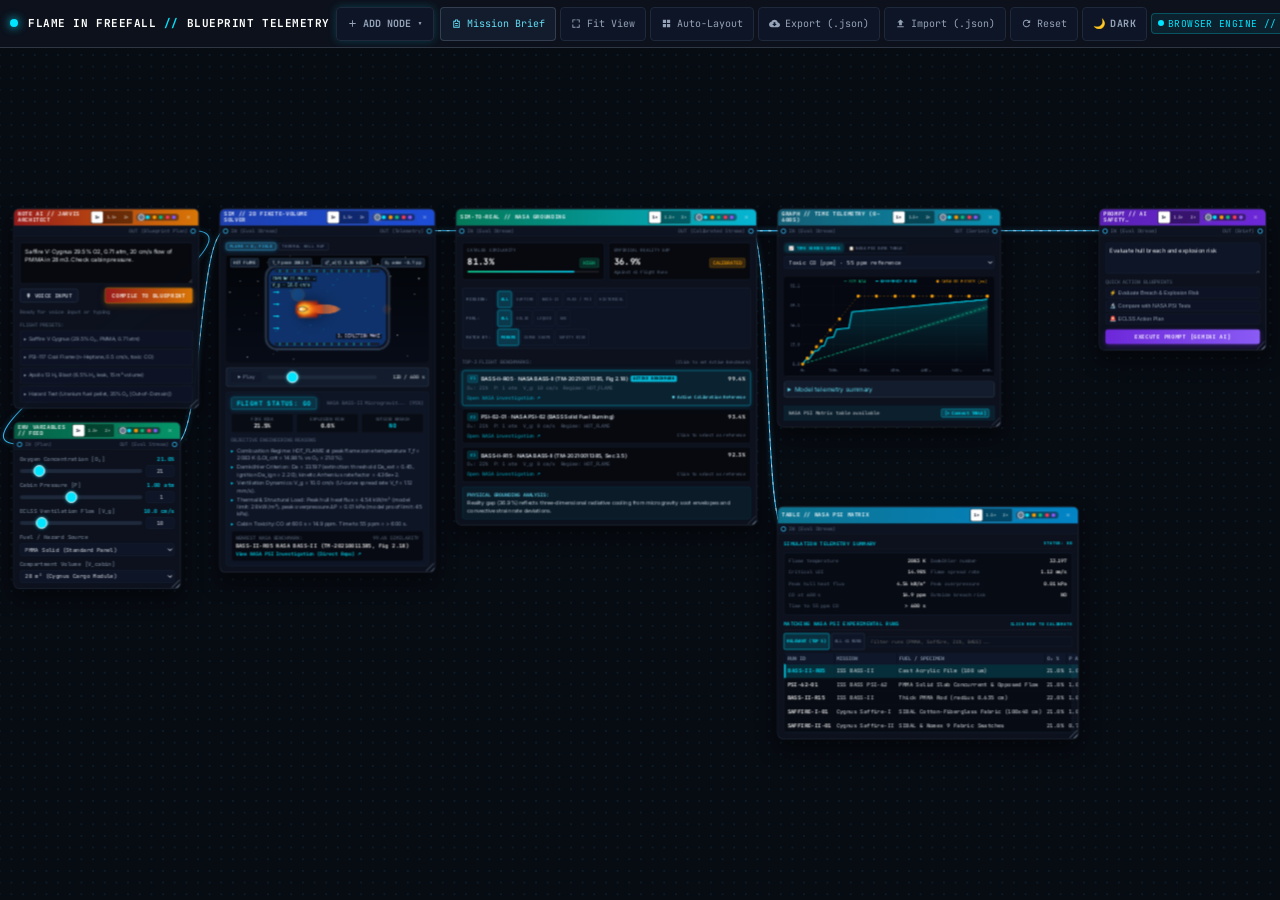
<file: frontend/index.html>
<!DOCTYPE html>
<html lang="en">

<head>
  <meta charset="UTF-8">
  <meta name="viewport" content="width=device-width, initial-scale=1.0">
  <title>Flame in Freefall // Blueprint Telemetry</title>
  <meta name="description"
    content="SpaceX Telemetry Style Node Graph Dashboard for Microgravity Combustion Physics & NASA Safety Engineering">
  <link rel="stylesheet" href="styles.css?v=15">
  <link rel="icon"
    href="data:image/svg+xml,<svg xmlns='http://www.w3.org/2000/svg' viewBox='0 0 100 100'><text y='.9em' font-size='90'>🚀</text></svg>">
</head>

<body>

  <!-- TOP TELEMETRY BAR -->
  <header id="top-bar" class="topbar">
    <div class="brand-section topbar-brand">
      <div class="mission-indicator" title="Telemetry Feed Online"></div>
      <div>
        <div class="brand-title">FLAME IN FREEFALL <span>//</span> BLUEPRINT TELEMETRY</div>
        <div class="brand-subtitle">NASA Physical Sciences Informatics &middot; Sisyphus Mission Control</div>
      </div>
    </div>

    <!-- ADD NODE DROPDOWN (COMPACT FOR ALL SCREENS) -->
    <div class="add-nodes-dropdown-wrap">
      <button class="btn-bar btn-add-node-toggle" id="btn-add-node-toggle" title="Add blueprint node" aria-controls="add-nodes-menu" aria-expanded="false">
        <svg viewBox="0 0 24 24"><path d="M19 13h-6v6h-2v-6H5v-2h6V5h2v6h6v2z"/></svg>
        <span data-i18n="add_node">ADD NODE ▾</span>
      </button>
      <div class="add-nodes-dropdown-menu" id="add-nodes-menu">
        <button class="btn-add-node-item btn-tradeoff" id="btn-tradeoff-demo" type="button"><span aria-hidden="true">⚡</span><b>Load 2-Network Trade-Off Demo</b></button>
        <button class="btn-add-node-item" data-type="variable"><span class="dot dot-var"></span><b>+ ENV</b> <span class="item-desc">(Environment & Inflow)</span></button>
        <button class="btn-add-node-item" data-type="sim"><span class="dot dot-sim"></span><b>+ SIM 2D</b> <span class="item-desc">(Finite-Volume Solver)</span></button>
        <button class="btn-add-node-item" data-type="simtoreal"><span class="dot dot-s2r"></span><b>+ SIM-TO-REAL</b> <span class="item-desc">(NASA Grounding)</span></button>
        <button class="btn-add-node-item" data-type="graph"><span class="dot dot-graph"></span><b>+ GRAPH</b> <span class="item-desc">(Time-Series Curves)</span></button>
        <button class="btn-add-node-item" data-type="table"><span class="dot dot-table"></span><b>+ TABLE</b> <span class="item-desc">(Telemetry & PSI Matrix)</span></button>
        <button class="btn-add-node-item" data-type="aidiff"><span class="dot dot-aidiff"></span><b>+ AI DIFF</b> <span class="item-desc">(2-Pin Comparator)</span></button>
        <button class="btn-add-node-item" data-type="prompt"><span class="dot dot-prompt"></span><b>+ PROMPT</b> <span class="item-desc">(AI Safety Officer)</span></button>
        <button class="btn-add-node-item" data-type="note"><span class="dot dot-note"></span><b>+ NOTE AI</b> <span class="item-desc">(JARVIS Architect)</span></button>
      </div>
    </div>

    <!-- TOP BAR ACTIONS -->
    <div class="actions-section">
      <button class="btn-bar btn-mission-brief" id="btn-mission-brief" type="button" aria-haspopup="dialog">
        <svg aria-hidden="true" viewBox="0 0 24 24"><path d="M9 3h6v3h4v15H5V6h4V3zm2 2v3H7v11h10V8h-4V5h-2zm-2 6h6v2H9zm0 4h6v2H9z"/></svg>
        <span>Mission Brief</span>
      </button>
      <button class="btn-bar" id="btn-fit-view" title="Center and fit all nodes into screen">
        <svg viewBox="0 0 24 24">
          <path d="M5 5h5V3H3v7h2V5zm14-2h-7v2h5v5h2V3zm-2 16h-5v2h7v-7h-2v5zM5 14H3v7h7v-2H5v-5z" />
        </svg>
        <span class="btn-text" data-i18n="fit_view">Fit View</span>
      </button>

      <button class="btn-bar" id="btn-autolayout" title="Automatically align and arrange nodes">
        <svg viewBox="0 0 24 24">
          <path d="M4 4h7v7H4V4zm0 9h7v7H4v-7zm9-9h7v7h-7V4zm0 9h7v7h-7v-7z" />
        </svg>
        <span class="btn-text" data-i18n="autolayout">Auto-Layout</span>
      </button>

      <button class="btn-bar" id="btn-export-json" title="Save blueprint graph as JSON file">
        <svg viewBox="0 0 24 24">
          <path
            d="M19.35 10.04C18.67 6.59 15.64 4 12 4 9.11 4 6.6 5.64 5.35 8.04 2.34 8.36 0 10.91 0 14c0 3.31 2.69 6 6 6h13c2.76 0 5-2.24 5-5 0-2.64-2.05-4.78-4.65-4.96zM17 13l-5 5-5-5h3V9h4v4h3z" />
        </svg>
        <span class="btn-text" data-i18n="export">Export</span>
      </button>

      <button class="btn-bar" id="btn-import-json" title="Load blueprint graph from JSON file">
        <svg viewBox="0 0 24 24">
          <path d="M9 16h6v-6h4l-7-7-7 7h4v6zm-4 2h14v2H5v-2z" />
        </svg>
        <span class="btn-text" data-i18n="import">Import</span>
      </button>
      <input type="file" id="file-import-input" accept=".json" style="display: none;">

      <button class="btn-bar" id="btn-reset-graph" title="Reset to the starter blueprint and keep node sizes">
        <svg viewBox="0 0 24 24">
          <path
            d="M17.65 6.35C16.2 4.9 14.21 4 12 4c-4.42 0-7.99 3.58-7.99 8s3.57 8 7.99 8c3.73 0 6.84-2.55 7.73-6h-2.08c-.82 2.33-3.04 4-5.65 4-3.31 0-6-2.69-6-6s2.69-6 6-6c1.66 0 3.14.69 4.22 1.78L13 11h7V4l-2.35 2.35z" />
        </svg>
        <span class="btn-text" data-i18n="reset">Reset</span>
      </button>

      <!-- THEME TOGGLE: LIGHT / DARK -->
      <button class="btn-bar btn-theme-toggle" id="btn-theme-toggle" title="Toggle Light / Dark theme">
        <span id="theme-icon">🌙</span>
        <span id="theme-text">DARK</span>
      </button>

      <div class="connection-pill" id="connection-status-pill">
        <div class="connection-dot"></div>
        <span id="connection-status-text">BROWSER ENGINE // ONLINE</span>
      </div>
    </div>
  </header>

  <!-- INFINITE VIEWPORT -->
  <main id="viewport" class="canvas-container">
    <div id="canvas-world">
      <!-- SVG Wire Overlay -->
      <svg id="wire-canvas">
        <g id="wires-layer"></g>
        <path id="draft-wire" class="wire-drafting" d="M 0 0 L 0 0" style="display: none;"></path>
      </svg>

      <!-- HTML Nodes Layer -->
      <div id="nodes-layer"></div>
    </div>
  </main>

  <!-- RIGHT CLICK CONTEXT MENU -->
  <div id="context-menu">
    <div class="context-header">Add Blueprint Node</div>
    <div class="context-item" data-action="spawn_note">
      <div class="context-dot note"></div>
      <span>+ Note AI // JARVIS Architect</span>
    </div>
    <div class="context-item" data-action="spawn_variable">
      <div class="context-dot var"></div>
      <span>+ Variable / Parameter</span>
    </div>
    <div class="context-item" data-action="spawn_simtoreal">
      <div class="context-dot simtoreal"></div>
      <span>+ Sim-to-Real // NASA Grounding</span>
    </div>
    <div class="context-item" data-action="spawn_sim">
      <div class="context-dot sim"></div>
      <span>+ SIM (Spacecraft Cutaway)</span>
    </div>
    <div class="context-item" data-action="spawn_graph">
      <div class="context-dot graph"></div>
      <span>+ Graph (Time Telemetry)</span>
    </div>
    <div class="context-item" data-action="spawn_table">
      <div class="context-dot table"></div>
      <span>+ Table (NASA PSI Matrix)</span>
    </div>
    <div class="context-item" data-action="spawn_aidiff">
      <div class="context-dot aidiff"></div>
      <span>+ AI Diff (2-Pin Comparator)</span>
    </div>
    <div class="context-item" data-action="spawn_prompt">
      <div class="context-dot prompt"></div>
      <span>+ Prompt (AI Safety Engineer)</span>
    </div>
  </div>

  <!-- TOAST NOTIFICATIONS -->
  <div id="toast-container"></div>

  <dialog class="mission-brief" id="mission-brief" aria-labelledby="mission-brief-title">
    <div class="mission-brief-header">
      <h2 id="mission-brief-title">Flight Readiness Safety Report</h2>
      <form method="dialog"><button class="btn-bar" aria-label="Close Mission Brief" autofocus>Close</button></form>
    </div>
    <div class="mission-brief-body" id="mission-brief-body"></div>
    <div class="mission-brief-footer">
      <span id="mission-copy-status" role="status"></span>
      <button class="btn-bar btn-mission-brief" id="btn-copy-report" type="button">Copy Report</button>
    </div>
  </dialog>

  <!-- CORE LOGIC -->
  <script src="standalone_api.js?v=13"></script>
  <script src="app.js?v=16"></script>
</body>

</html>
</file>
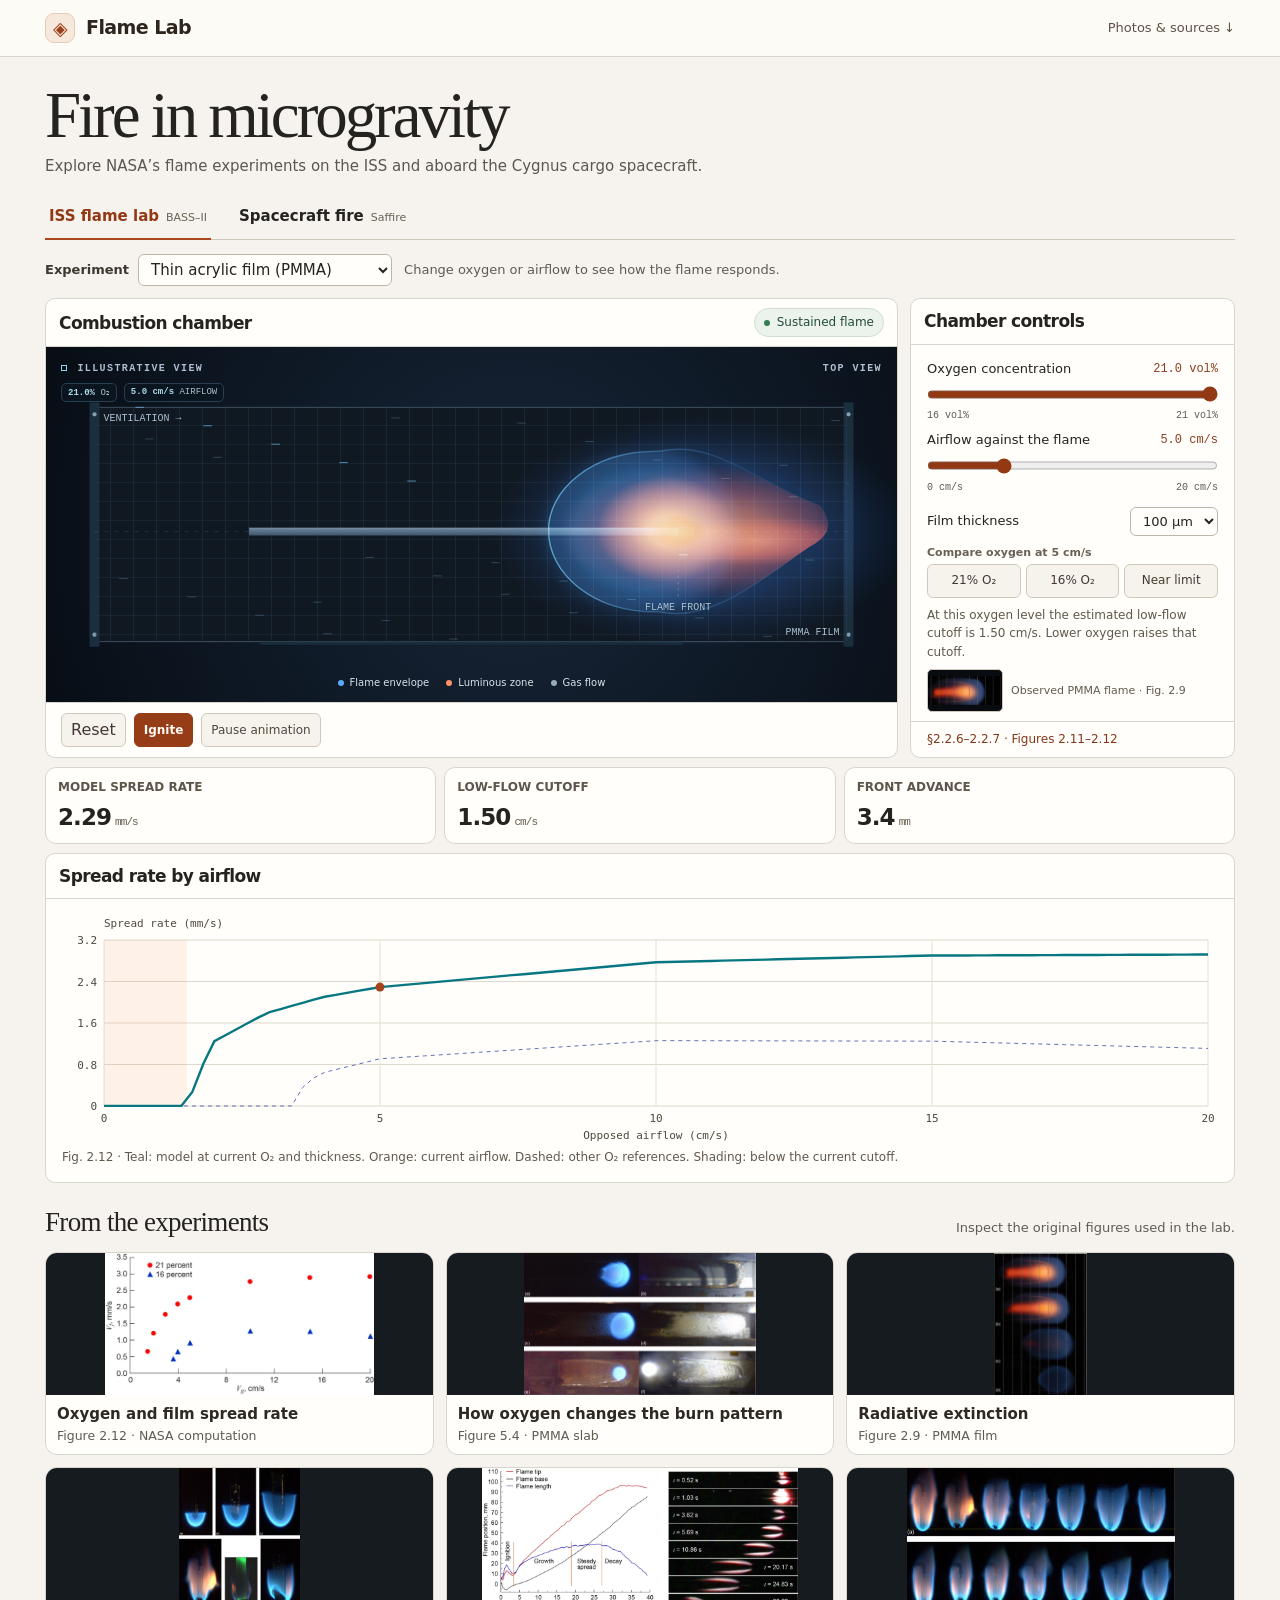
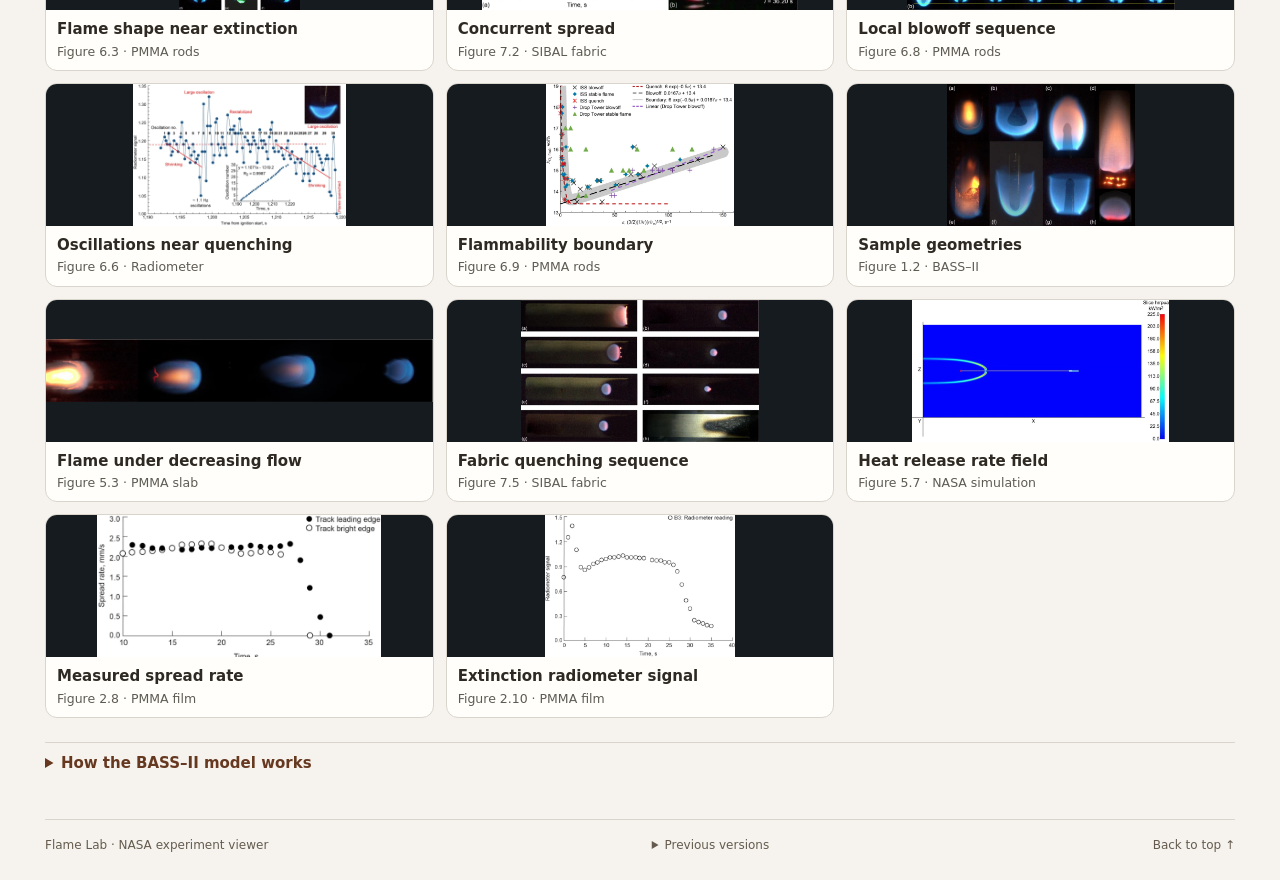
<file: AshkanAshkani/flame-lab/index.html>
<!doctype html>
<html lang="en">
<head>
<meta charset="utf-8"><meta name="viewport" content="width=device-width, initial-scale=1">
<meta name="description" content="Explore and replay flame experiments from NASA's BASS–II microgravity research.">
<title>Flame Lab — NASA fire experiments</title>
<link rel="stylesheet" href="style.css">
<link rel="stylesheet" href="spacecraft.css">
<link rel="stylesheet" href="lab.css">
<script type="module" src="navigation.js"></script>
<script type="module" src="spacecraft.js"></script>
<script type="module" src="app.js"></script>
</head>
<body>
<header class="top"><div class="wrap bar">
<a class="brand" href="#lab"><span class="mark" aria-hidden="true">◈</span> Flame Lab</a>
<a class="header-link" id="browse-evidence" href="#evidence">Photos &amp; sources ↓</a>
</div></header>
<main id="main" class="wrap">
<section class="intro"><h1>Fire in microgravity</h1><p>Explore NASA’s flame experiments on the ISS and aboard the Cygnus cargo spacecraft.</p></section>
<nav class="lab-nav" aria-label="Choose an experiment series">
<a href="#lab" id="nav-lab" aria-current="page">ISS flame lab <span>BASS–II</span></a>
<a href="#spacecraft" id="nav-spacecraft">Spacecraft fire <span>Saffire</span></a>
</nav>
<div id="lab-view">
<div class="lab-task">
<label for="lab-case" class="field-label">Experiment</label>
<select id="lab-case">
<optgroup label="Change the conditions"><option value="liveFilm">Thin acrylic film (PMMA)</option><option value="rod">Acrylic rod (PMMA)</option></optgroup>
<optgroup label="Replay recorded tests"><option value="film">Film flame goes out</option><option value="fabric">Flame spreads along fabric</option></optgroup>
</select>
<p id="lab-instruction">Change oxygen or airflow to see how the flame responds.</p>
</div>
<div class="workspace">
<section class="panel chamber" aria-labelledby="chamber-title">
<div class="panelhead"><div><h2 id="chamber-title">Combustion chamber</h2></div><span id="phase" class="phase" role="status">Steady spread</span></div>
<div class="viewport">
<canvas id="flame" aria-label="Schematic animation of flame geometry and ventilation direction" role="img"></canvas>
<div class="viewport-top"><span><i></i> ILLUSTRATIVE VIEW</span><span id="orientation">TOP VIEW</span></div>
<div class="scope-values" id="scope-values"><span><b id="scope-o2"></b> O₂</span><span><b id="scope-flow"></b> AIRFLOW</span></div><div class="viewport-bottom"><span><i class="blue"></i> Flame envelope</span><span><i class="warm"></i> Luminous zone</span><span><i class="gas"></i> Gas flow</span></div>
</div>
<div class="transport">
<div class="transport-row"><button id="play" type="button">▶ <span>Play replay</span></button><button id="reset" type="button" title="Reset scenario" aria-label="Reset scenario">Reset</button><output id="clock" for="time"></output><label class="speed">Speed <select id="speed"><option value="0.5">0.5×</option><option value="1" selected>1×</option><option value="2">2×</option><option value="4">4×</option></select></label><div id="live-actions" hidden><button id="ignite" type="button">Ignite</button><button id="hold" type="button" aria-pressed="false">Pause animation</button></div></div><div id="scrub"><input id="time" type="range" min="0" max="35" step="0.01" value="18" aria-label="Replay time"><div class="times"><span>0 s</span><span id="time-end">35 s</span></div></div>
</div>
</section>
<aside class="panel controls" aria-labelledby="control-title">
<div class="panelhead"><div><h2 id="control-title">Test conditions</h2></div></div>
<div class="control-body" id="replay-settings"><dl class="params"><div><dt>Fuel</dt><dd id="fuel"></dd></div><div><dt>Geometry</dt><dd id="geometry"></dd></div><div><dt>Flow direction</dt><dd id="direction"></dd></div><div><dt>Oxygen</dt><dd id="oxygen"></dd></div></dl><p id="replay-note" class="note"></p><div class="reference"><div><span class="eyebrow">NASA FRAME</span><span id="frame-time"></span></div><button id="frame" type="button" aria-label="Jump to the time of this NASA frame"><img id="frame-image" alt=""></button><small id="frame-caption"></small></div></div>
<div class="control-body" id="film-settings" hidden>
<div class="slider"><label for="filmO2">Oxygen concentration <output id="filmO2-out" for="filmO2"></output></label><input type="range" id="filmO2" min="16" max="21" step=".1" value="21"><div class="times"><span>16 vol%</span><span>21 vol%</span></div></div>
<div class="slider"><label for="filmFlow">Airflow against the flame <output id="filmFlow-out" for="filmFlow"></output></label><input type="range" id="filmFlow" min="0" max="20" step=".1" value="5"><div class="times"><span>0 cm/s</span><span>20 cm/s</span></div></div>
<label class="radius" for="filmThickness">Film thickness <select id="filmThickness"><option value="100">100 µm</option><option value="200">200 µm</option><option value="300">300 µm</option><option value="400">400 µm</option></select></label>
<div class="preset-label">Compare oxygen at 5 cm/s</div>
<div class="presets" aria-label="Film comparisons"><button data-film-preset="air">21% O₂</button><button data-film-preset="low">16% O₂</button><button data-film-preset="limit">Near limit</button></div>
<p class="note feedback" id="film-note"></p>
<figure class="evidence-mini"><img src="media/film-0.webp" alt="NASA frame of a luminous PMMA film flame"><figcaption>Observed PMMA flame · Fig. 2.9</figcaption></figure>
</div>
<div class="control-body" id="rod-settings" hidden>
<div class="slider"><label for="flow">Ventilation speed <output id="flow-out" for="flow"></output></label><input type="range" id="flow" min="0" max="32" step="0.1" value="3"><div class="times"><span>0 cm/s</span><span>32 cm/s</span></div></div>
<div class="slider"><label for="o2">Oxygen <output id="o2-out" for="o2"></output></label><input type="range" id="o2" min="12" max="21" step="0.1" value="15.8"><div class="times"><span>12 vol%</span><span>21 vol%</span></div></div>
<label class="radius" for="radius">Rod radius <select id="radius"><option value="0.318">3.18 mm</option><option value="0.476" selected>4.76 mm</option><option value="0.635">6.35 mm</option></select></label>
<div class="preset-label">Explore the boundary</div><div class="presets" aria-label="Boundary examples"><button data-preset="stable">Stable</button><button data-preset="quench">Low flow</button><button data-preset="blowoff">High flow</button></div>
<p class="note feedback" id="rod-note"></p><figure class="evidence-mini"><img src="media/rod-limit.webp" alt="NASA image of a blue flame surrounding a PMMA rod tip"><figcaption>Observed rod flame near quenching · Fig. 6.3</figcaption></figure></div>
<div class="source"><a id="case-source" target="_blank" rel="noopener"></a></div>
</aside>
</div>
<section class="readouts" aria-label="Key metrics">
<div class="metric"><span id="label1">FLOW SPEED</span><strong id="value1"></strong></div>
<div class="metric"><span id="label2">SPREAD RATE</span><strong id="value2"></strong></div>
<div class="metric"><span id="label3">RADIOMETER SIGNAL</span><strong id="value3"></strong></div>
</section>
<section class="panel telemetry" aria-labelledby="telemetry-title">
<div class="panelhead"><div><h2 id="telemetry-title">Experiment telemetry</h2></div><label class="channel">Signal <select id="channel"><option value="spread">Spread rate</option><option value="radiometer">Radiometer</option><option value="flow">Flow profile</option></select></label></div>
<div class="plot"><canvas id="plot" role="img" aria-label="Experiment telemetry graph"></canvas></div>
<p id="plot-caption" class="caption"></p>
</section>
<section id="evidence" class="section"><div class="section-head"><div><h2>From the experiments</h2></div><p>Inspect the original figures used in the lab.</p></div><div class="gallery" id="gallery"></div></section>
<details id="method" class="source-details section"><summary>How the BASS–II model works</summary>
<div class="method-grid">
<article class="panel method"><h3>Replay the observations</h3><p>PMMA film telemetry uses points read from Figures 2.8–2.10. SIBAL fabric telemetry approximates the flame tip and base curves in Figure 7.2. Playback interpolates between points, and the chamber illustrates the observed changes in shape.</p><p>For the PMMA film, the exact flow schedule before 27 s is unavailable here. The nominal 3 cm/s segment is an illustrative hold. The leading-edge spread rate is shown starting at 11 s, at the first digitized point.</p></article>
<article class="panel method"><h3>Explore the rod boundary</h3><p>Equation 6.1 estimates the final oxygen concentration at the boundary for opposed-flow PMMA rods. The shaded area in the lab chart represents conditions above the fitted boundary.</p><div class="formula">a = (3/2)(U/r)√(r/r₀)<br>X<sub>O₂</sub> = 6 exp(−0.5a) + 0.0167a + 13.4</div><p>Use cm and s for U and r. The reference radius r₀ is 0.318 cm. The fit shown spans 0–150 s⁻¹. The interface highlights a small band above the fitted curve as near extinction. The illustrative oscillation uses 1.1 Hz, observed in one near-quench rod test (Figure 6.6).</p></article>
<article class="panel method"><h3>Model the PMMA film</h3><p>The live film model interpolates approximate values from NASA’s computed 100 µm curves at 16 and 21 vol% O₂. The reported low-flow cutoffs are 3.5 and 1.5 cm/s, respectively. Intermediate oxygen values are an interpolation. For comparison, the flight experiments in Table 2.1 report approximately 1.0 ± 0.5 cm/s at 21% O₂ and 3.0 ± 0.5 cm/s at 16% O₂.</p><p>For thicker films, the app applies the inverse-thickness relation from §2.2.7 as an approximation. Figures 2.11–2.12 describe 1 atm. The operating envelope here focuses on low-flow extinction and ends at 20 cm/s.</p><p>Flame shape, color and response timing are illustrative. Relighting requires the Ignite control. The displayed spread rate is the estimated steady rate under the selected conditions. The drawn film represents 100 mm of travel. Chapter 8 of Combustion Physics explains the role of heat loss and residence time in extinction.</p></article>
</div>
</details>
</div>
<div id="spacecraft-view" hidden>
<div class="ship-layout">
<section class="panel ship-chamber" aria-labelledby="ship-view-title">
<div class="panelhead"><div><span id="mission-label" class="eyebrow">SAFFIRE–I</span><h2 id="ship-view-title">Combustion duct</h2></div><span id="ship-phase" class="phase" role="status"></span></div>
<div class="ship-viewport">
<canvas id="ship-canvas" role="img" aria-label="Diagram of flame behavior in the Cygnus test duct"></canvas>
<div class="viewport-top"><span><i></i> SCHEMATIC TOP VIEW</span><span id="ship-vent-indicator">AIRFLOW →</span></div>
<div class="viewport-bottom"><span id="ship-legend">Schematic flame and remaining sample</span></div>
</div>
<div class="transport">
<div class="transport-row"><button id="ship-play" class="primary" type="button">Play</button><button id="ship-reset" type="button" aria-label="Reset time and airflow">Reset</button><output id="ship-clock" for="ship-time"></output><label class="speed">Speed <select id="ship-speed"><option value="1">1×</option><option value="10" selected>10×</option><option value="20">20×</option><option value="40">40×</option></select></label></div>
<input id="ship-time" type="range" min="0" max="420" step="1" value="120" aria-label="Time in experiment"><div class="times"><span>Ignition</span><span id="ship-end">420 s</span></div>
</div>
</section>
<aside class="panel ship-config" aria-labelledby="flight-title">
<div class="panelhead"><div><h2 id="flight-title">Choose a flight test</h2></div></div>
<div class="ship-controls">
<label for="ship-mission" class="field-label">NASA flight test</label>
<select id="ship-mission"><option value="first">Saffire I — fabric, 20 cm/s</option><option value="third">Saffire III — fabric, 25 cm/s</option><option value="sixth">Saffire VI-3 — acrylic, 20 → 5 cm/s</option></select>
<dl class="params"><div><dt>Initial oxygen</dt><dd id="ship-oxygen"></dd></div><div><dt>Sample</dt><dd id="ship-sample"></dd></div><div id="ship-pressure-row" hidden><dt>Pressure</dt><dd id="ship-pressure"></dd></div></dl>
<div class="scenario-control"><button type="button" id="ship-cut" aria-pressed="false">Try an early airflow cutoff</button><p class="note" id="ship-air-note"></p></div>
<p class="end-note" id="ship-end-note"></p><div class="ship-milestones" id="ship-milestones" hidden><button type="button" data-ship-time="483">Flow reduced · 483 s</button><button type="button" data-ship-time="783">Flow off · 783 s</button></div><a id="ship-source" class="inline-source" target="_blank" rel="noopener">NASA results for this test ↗</a>
<figure class="vehicle-photo"><img src="media/saffire/cygnus.webp" alt="Saffire experiment package secured inside the Cygnus spacecraft"><figcaption>Saffire experiment package inside Cygnus · NASA</figcaption></figure>
</div>
</aside>
</div>
<section class="readouts" aria-label="Spacecraft experiment metrics">
<div class="metric"><span>Duct airflow</span><strong><b id="ship-flow"></b> <span>cm/s</span></strong></div>
<div class="metric"><span id="ship-label2">Reference spread rate</span><strong><b id="ship-rate"></b> <span id="ship-unit2">mm/s</span></strong></div>
<div class="metric"><span id="ship-label3">Front position</span><strong><b id="ship-position"></b> <span id="ship-unit3">mm</span></strong></div>
</section>
<section class="panel telemetry" aria-labelledby="ship-graph-title">
<div class="panelhead"><div><h2 id="ship-graph-title">Front position over time</h2></div><span id="ship-model-label" class="model-label"></span></div>
<div class="plot"><canvas id="ship-plot" role="img" aria-label="Graph of the reconstructed pyrolysis front and replay time"></canvas></div>
<p class="caption" id="ship-chart-caption"></p>
</section>
<section id="flight-evidence" class="section">
<div class="section-head"><div><h2>Flight photographs</h2></div><a class="report" href="https://ntrs.nasa.gov/api/citations/20180005168/downloads/20180005168.pdf#page=16">View PDF plates ↗</a></div>
<div class="ship-evidence">
<figure class="panel"><img loading="lazy" src="media/saffire/flight-i.webp" alt="Successive orange flame fronts from Saffire I moving up the swatch"><figcaption><strong>Saffire–I</strong><span>20 cm/s · Concurrent flame fronts</span></figcaption></figure>
<figure class="panel"><img loading="lazy" src="media/saffire/flight-iii.webp" alt="Successive orange flame fronts from Saffire III"><figcaption><strong>Saffire–III</strong><span>25 cm/s · Concurrent flame fronts</span></figcaption></figure>
<figure class="panel"><img loading="lazy" src="media/saffire/flow-comparison.webp" alt="Straight opposed-flow flame above an irregular arched concurrent flame"><figcaption><strong>Opposed vs. concurrent</strong><span>Saffire–III · Opposed flame above concurrent flame</span></figcaption></figure>
<figure class="panel"><img loading="lazy" src="media/saffire/vi-pmma.webp" alt="Luminous flame on the two-sided acrylic sample in Saffire VI-3"><figcaption><strong>Saffire VI-3</strong><span>Two-sided PMMA · NASA 2024, slide 13</span></figcaption></figure>
<figure class="panel"><img loading="lazy" src="media/saffire/vi-fabric.webp" alt="Glowing SIBAL fabric flame front in Saffire VI-2"><figcaption><strong>Saffire VI-2</strong><span>SIBAL fabric · NASA 2024, slide 13</span></figcaption></figure>
<figure class="panel"><a href="media/saffire/vi-power.webp" target="_blank" rel="noopener"><img loading="lazy" src="media/saffire/vi-power.webp" alt="Experimental heat release plot for Saffire VI-3"></a><figcaption><strong>Heat release over time</strong><span>Saffire VI-3 · NASA 2024, slide 17</span></figcaption></figure>
</div>
<p class="caption ship-credit">NASA flight images reproduced from the Saffire results PDF. The consecutive outlines in the Saffire I and III montages are 40 seconds apart.</p>
</section>
<details id="ship-method" class="source-details section"><summary>How the Saffire replays work</summary>
<div class="method-grid ship-method">
<article class="panel method"><h3>Flight conditions</h3><p>NASA burned a cotton–fiberglass panel inside the Saffire test duct on Cygnus after the vehicle departed the ISS. The schematic shows concurrent spread in the duct. In Saffire I, airflow was stopped at 420 s and NASA reported about 10% of the fuel remained.</p><a href="https://www.nasa.gov/centers-and-facilities/glenn/nasa-ignites-fire-experiment-aboard-space-cargo-ship/">NASA mission coverage ↗</a></article>
<article class="panel method"><h3>Tracking the front</h3><p>Saffire–I uses approximate points read from NASA’s pyrolysis-position plot. Its detailed results report 420 seconds. Saffire–III uses a constant 2.3 mm/s spread-rate approximation for the reported 320-second run. The horizontal view rotates the experiment for readability.</p><a href="media/saffire/tracking.webp" target="_blank" rel="noopener">Original tracking chart ↗</a></article>
<article class="panel method"><h3>Airflow cutoff</h3><p>Saffire–I’s flame went out at the scheduled airflow cutoff. Moving that event earlier here freezes the reconstructed front and fades the flame. The early cutoff, flame shape and cooling animation are illustrative.</p><p>The Saffire V study used a separate vehicle model for heat and combustion product transport. Neither the duct illustration nor the heat-release replay calculates transport through Cygnus.</p><a href="https://ntrs.nasa.gov/api/citations/20170008805/downloads/20170008805.pdf#page=16">Saffire I results ↗</a><br><a href="https://ntrs.nasa.gov/api/citations/20240008602/downloads/ICES-2024-310.pdf">Saffire V vehicle model ↗</a></article>
<article class="panel method"><h3>Saffire VI-3</h3><p>The timeline starts at ignition. Airflow fell from 20 to 5 cm/s at 483 s and stopped at 783 s. Heat release is approximated from slide 17. The flame symbol stays in one place because the slide does not provide front positions. Slide 20 lists the burn duration as 780 s, while slide 17 gives 783 s between ignition and duct shutdown.</p><a href="https://ntrs.nasa.gov/citations/20240007488">NASA Saffire VI slides ↗</a></article>
</div></details>
</div>
<footer><span>Flame Lab · NASA experiment viewer</span><details class="previous-releases"><summary>Previous versions</summary><a href="archive/v1/index.html">Version 1</a><a href="archive/v2/index.html">Version 2</a><a href="archive/v3/index.html">Version 3</a></details><a href="#main">Back to top ↑</a></footer>
</main>
<dialog id="figure-dialog"><form method="dialog"><button aria-label="Close figure">×</button></form><h2 id="figure-title"></h2><img id="figure-image" alt=""><a id="figure-source" target="_blank" rel="noopener">Open report page ↗</a></dialog>
</body></html>
</file>
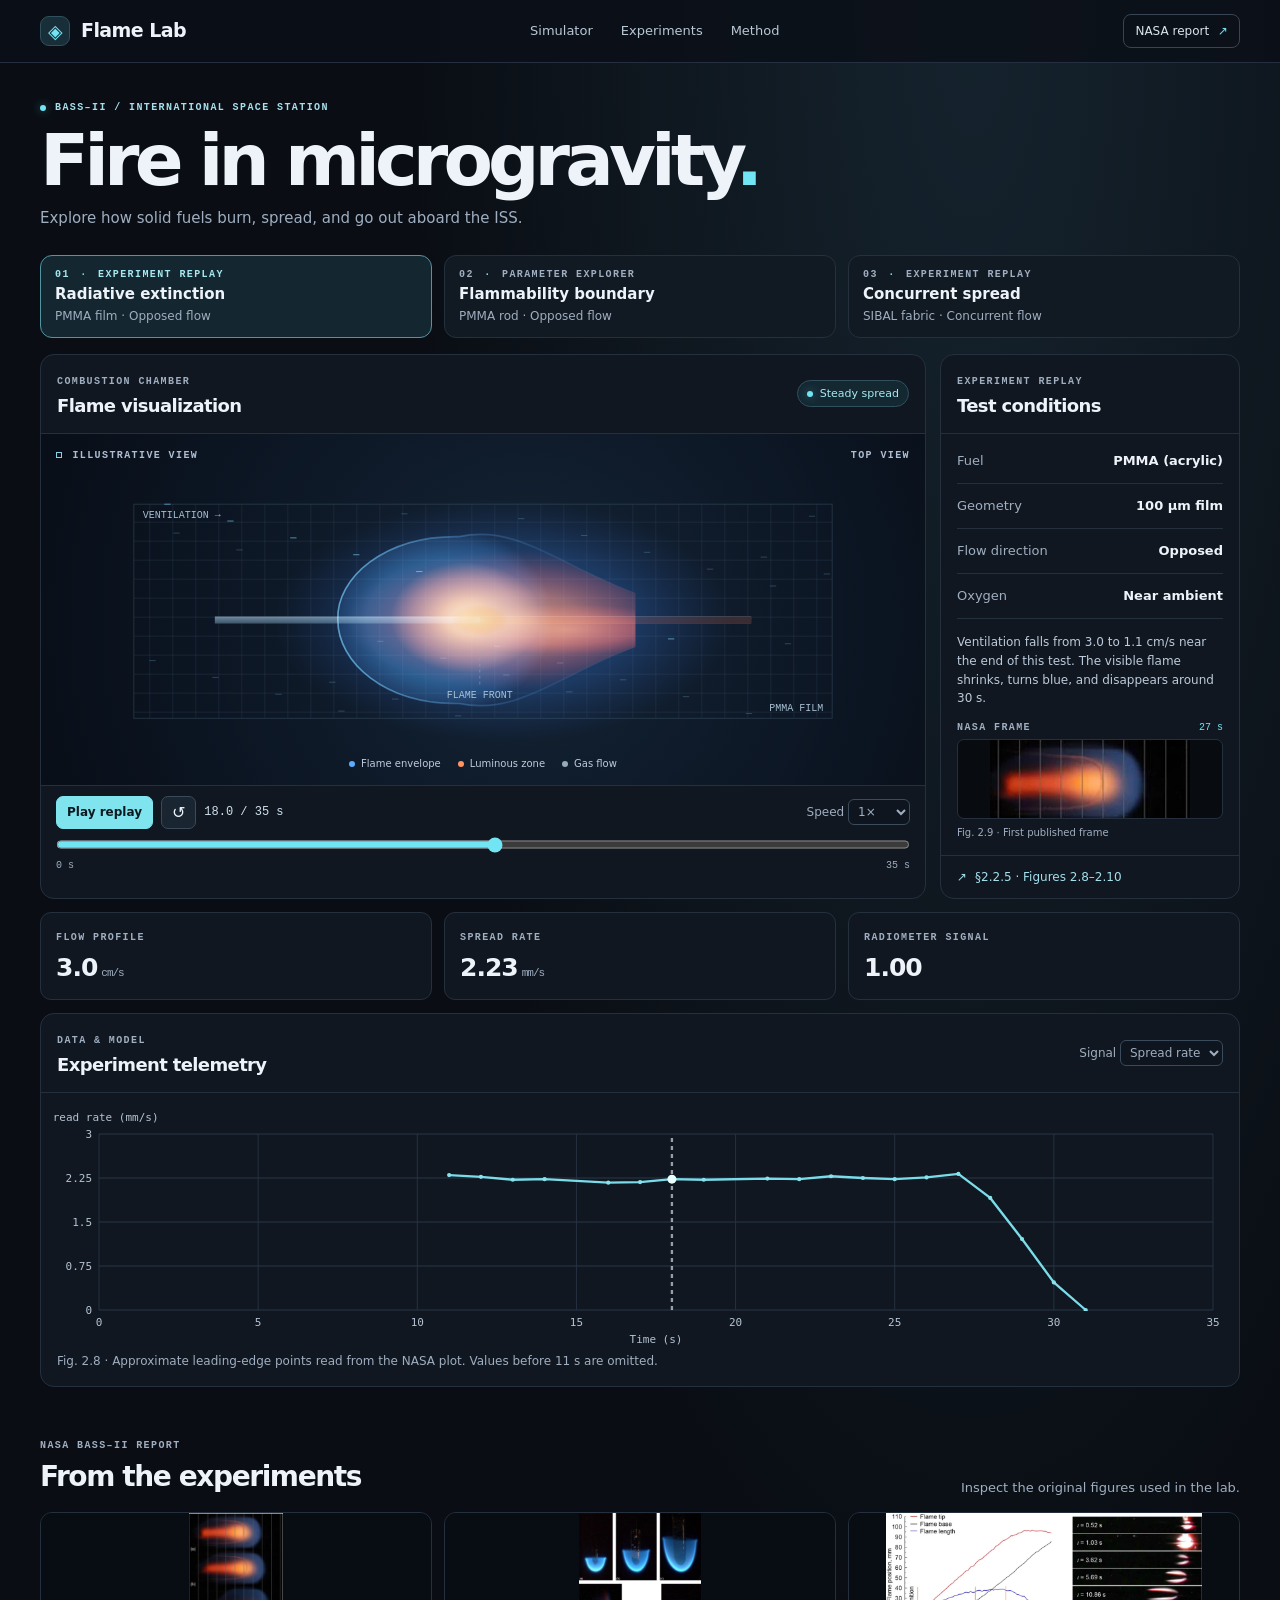
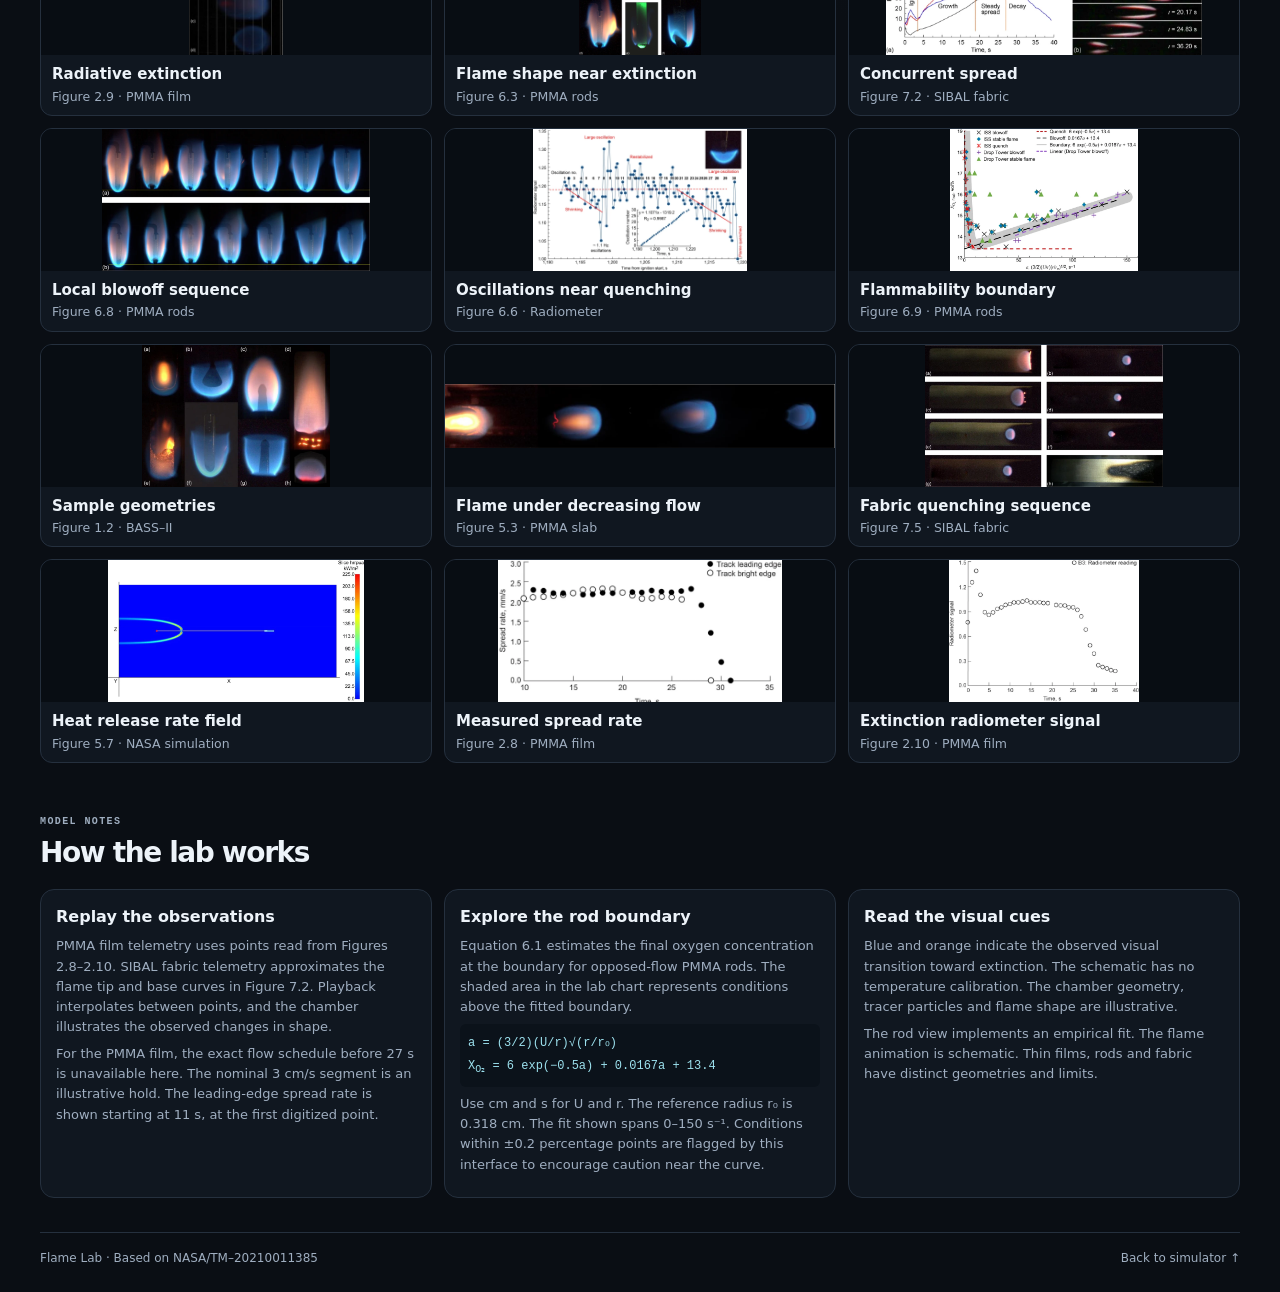
<file: AshkanAshkani/flame-lab/archive/v1/index.html>
<!doctype html>
<html lang="en">
<head>
<meta charset="utf-8"><meta name="viewport" content="width=device-width, initial-scale=1">
<meta name="description" content="Explore and replay flame experiments from NASA's BASS–II microgravity research.">
<title>Flame Lab — BASS–II</title>
<link rel="stylesheet" href="style.css">
<script type="module" src="app.js"></script>
</head>
<body>
<header class="top"><div class="wrap bar">
<a class="brand" href="#lab"><span class="mark" aria-hidden="true">◈</span> Flame Lab</a>
<nav aria-label="Main navigation"><a href="#lab">Simulator</a><a href="#evidence">Experiments</a><a href="#method">Method</a></nav>
<a class="report" href="https://ntrs.nasa.gov/citations/20210011385" target="_blank" rel="noopener">NASA report <span aria-hidden="true">↗</span></a>
</div></header>
<main id="lab" class="wrap">
<section class="intro"><div class="overline"><span></span> BASS–II / INTERNATIONAL SPACE STATION</div><h1>Fire in microgravity<span>.</span></h1><p>Explore how solid fuels burn, spread, and go out aboard the ISS.</p></section>
<div class="scenarios" aria-label="Experiment scenarios">
<button class="scenario selected" data-case="film" aria-pressed="true"><small>01 <span>·</span> EXPERIMENT REPLAY</small><strong>Radiative extinction</strong><span>PMMA film · Opposed flow</span></button>
<button class="scenario" data-case="rod" aria-pressed="false"><small>02 <span>·</span> PARAMETER EXPLORER</small><strong>Flammability boundary</strong><span>PMMA rod · Opposed flow</span></button>
<button class="scenario" data-case="fabric" aria-pressed="false"><small>03 <span>·</span> EXPERIMENT REPLAY</small><strong>Concurrent spread</strong><span>SIBAL fabric · Concurrent flow</span></button>
</div>
<div class="workspace">
<section class="panel chamber" aria-labelledby="chamber-title">
<div class="panelhead"><div><span class="eyebrow">COMBUSTION CHAMBER</span><h2 id="chamber-title">Flame visualization</h2></div><span id="phase" class="phase">Steady spread</span></div>
<div class="viewport">
<canvas id="flame" aria-label="Schematic animation of flame geometry and ventilation direction" role="img"></canvas>
<div class="viewport-top"><span><i></i> ILLUSTRATIVE VIEW</span><span id="orientation">TOP VIEW</span></div>
<div class="viewport-bottom"><span><i class="blue"></i> Flame envelope</span><span><i class="warm"></i> Luminous zone</span><span><i class="gas"></i> Gas flow</span></div>
</div>
<div class="transport">
<div class="transport-row"><button id="play" type="button">▶ <span>Play replay</span></button><button id="reset" type="button" title="Reset scenario" aria-label="Reset scenario">↺</button><output id="clock" for="time"></output><label class="speed">Speed <select id="speed"><option value="0.5">0.5×</option><option value="1" selected>1×</option><option value="2">2×</option><option value="4">4×</option></select></label></div>
<div id="scrub"><input id="time" type="range" min="0" max="35" step="0.01" value="18" aria-label="Replay time"><div class="times"><span>0 s</span><span id="time-end">35 s</span></div></div>
</div>
</section>
<aside class="panel controls" aria-labelledby="control-title">
<div class="panelhead"><div><span class="eyebrow" id="control-type">EXPERIMENT REPLAY</span><h2 id="control-title">Test conditions</h2></div></div>
<div class="control-body" id="replay-settings"><dl class="params"><div><dt>Fuel</dt><dd id="fuel"></dd></div><div><dt>Geometry</dt><dd id="geometry"></dd></div><div><dt>Flow direction</dt><dd id="direction"></dd></div><div><dt>Oxygen</dt><dd id="oxygen"></dd></div></dl><p id="replay-note" class="note"></p><div class="reference"><div><span class="eyebrow">NASA FRAME</span><span id="frame-time"></span></div><button id="frame" type="button" aria-label="Jump to the time of this NASA frame"><img id="frame-image" alt=""></button><small id="frame-caption"></small></div></div>
<div class="control-body" id="rod-settings" hidden>
<div class="slider"><label for="flow">Ventilation speed <output id="flow-out" for="flow"></output></label><input type="range" id="flow" min="0" max="32" step="0.1" value="3"><div class="times"><span>0 cm/s</span><span>32 cm/s</span></div></div>
<div class="slider"><label for="o2">Oxygen <output id="o2-out" for="o2"></output></label><input type="range" id="o2" min="12" max="21" step="0.1" value="14.5"><div class="times"><span>12 vol%</span><span>21 vol%</span></div></div>
<label class="radius" for="radius">Rod radius <select id="radius"><option value="0.318">3.18 mm</option><option value="0.476" selected>4.76 mm</option><option value="0.635">6.35 mm</option></select></label>
<div class="presets" aria-label="Boundary examples"><button data-preset="stable">Stable</button><button data-preset="quench">Quench</button><button data-preset="blowoff">Blowoff</button></div>
<p class="note" id="rod-note"></p></div>
<div class="source"><span>↗</span><a id="case-source" target="_blank" rel="noopener"></a></div>
</aside>
</div>
<section class="readouts" aria-label="Key metrics">
<div class="metric"><span id="label1">FLOW SPEED</span><strong id="value1"></strong></div>
<div class="metric"><span id="label2">SPREAD RATE</span><strong id="value2"></strong></div>
<div class="metric"><span id="label3">RADIOMETER SIGNAL</span><strong id="value3"></strong></div>
</section>
<section class="panel telemetry" aria-labelledby="telemetry-title">
<div class="panelhead"><div><span class="eyebrow">DATA &amp; MODEL</span><h2 id="telemetry-title">Experiment telemetry</h2></div><label class="channel">Signal <select id="channel"><option value="spread">Spread rate</option><option value="radiometer">Radiometer</option><option value="flow">Flow profile</option></select></label></div>
<div class="plot"><canvas id="plot" role="img" aria-label="Experiment telemetry graph"></canvas></div>
<p id="plot-caption" class="caption"></p>
</section>
<section id="evidence" class="section"><div class="section-head"><div><span class="eyebrow">NASA BASS–II REPORT</span><h2>From the experiments</h2></div><p>Inspect the original figures used in the lab.</p></div><div class="gallery" id="gallery"></div></section>
<section id="method" class="section"><div class="section-head"><div><span class="eyebrow">MODEL NOTES</span><h2>How the lab works</h2></div></div>
<div class="method-grid">
<article class="panel method"><h3>Replay the observations</h3><p>PMMA film telemetry uses points read from Figures 2.8–2.10. SIBAL fabric telemetry approximates the flame tip and base curves in Figure 7.2. Playback interpolates between points, and the chamber illustrates the observed changes in shape.</p><p>For the PMMA film, the exact flow schedule before 27 s is unavailable here. The nominal 3 cm/s segment is an illustrative hold. The leading-edge spread rate is shown starting at 11 s, at the first digitized point.</p></article>
<article class="panel method"><h3>Explore the rod boundary</h3><p>Equation 6.1 estimates the final oxygen concentration at the boundary for opposed-flow PMMA rods. The shaded area in the lab chart represents conditions above the fitted boundary.</p><div class="formula">a = (3/2)(U/r)√(r/r₀)<br>X<sub>O₂</sub> = 6 exp(−0.5a) + 0.0167a + 13.4</div><p>Use cm and s for U and r. The reference radius r₀ is 0.318 cm. The fit shown spans 0–150 s⁻¹. Conditions within ±0.2 percentage points are flagged by this interface to encourage caution near the curve.</p></article>
<article class="panel method"><h3>Read the visual cues</h3><p>Blue and orange indicate the observed visual transition toward extinction. The schematic has no temperature calibration. The chamber geometry, tracer particles and flame shape are illustrative.</p><p>The rod view implements an empirical fit. The flame animation is schematic. Thin films, rods and fabric have distinct geometries and limits.</p></article>
</div>
</section>
<footer><span>Flame Lab · Based on NASA/TM–20210011385</span><a href="#lab">Back to simulator ↑</a></footer>
</main>
<dialog id="figure-dialog"><form method="dialog"><button aria-label="Close figure">×</button></form><h2 id="figure-title"></h2><img id="figure-image" alt=""><a id="figure-source" target="_blank" rel="noopener">Open report page ↗</a></dialog>
</body></html>
</file>
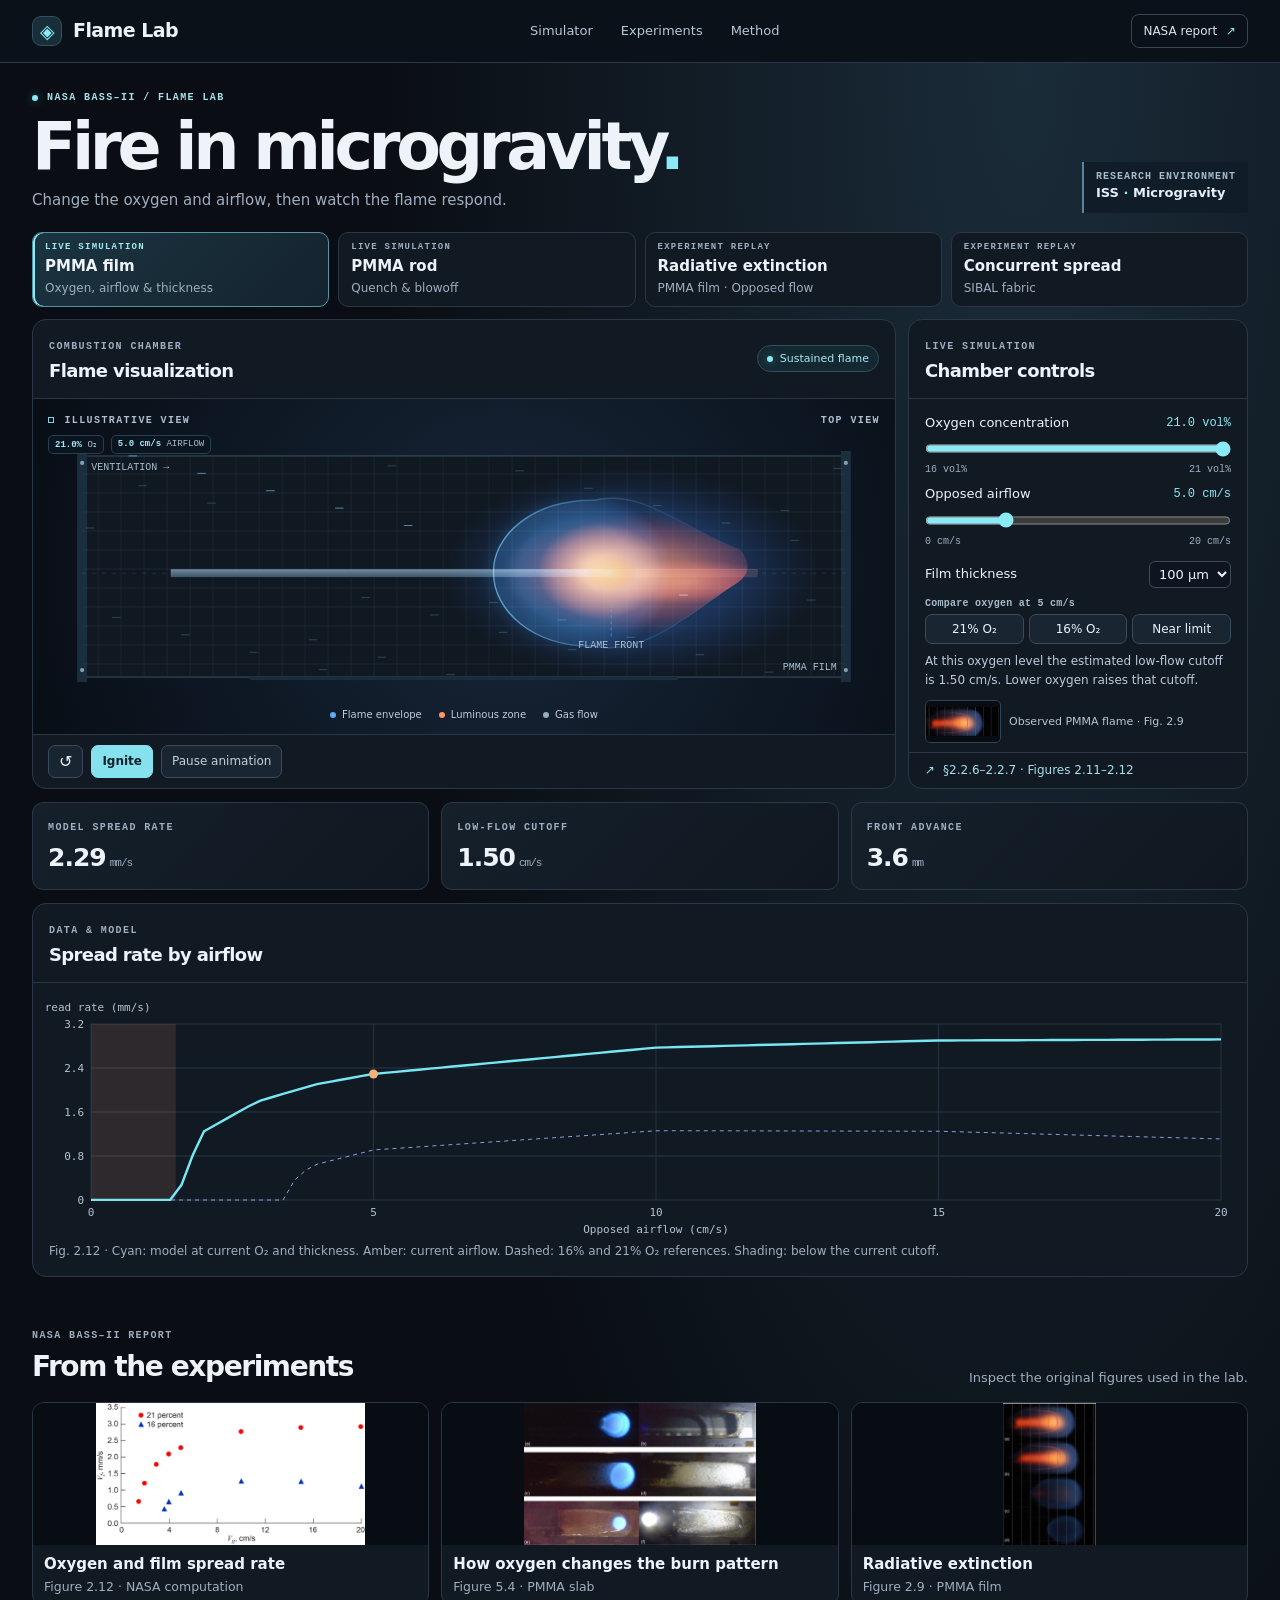
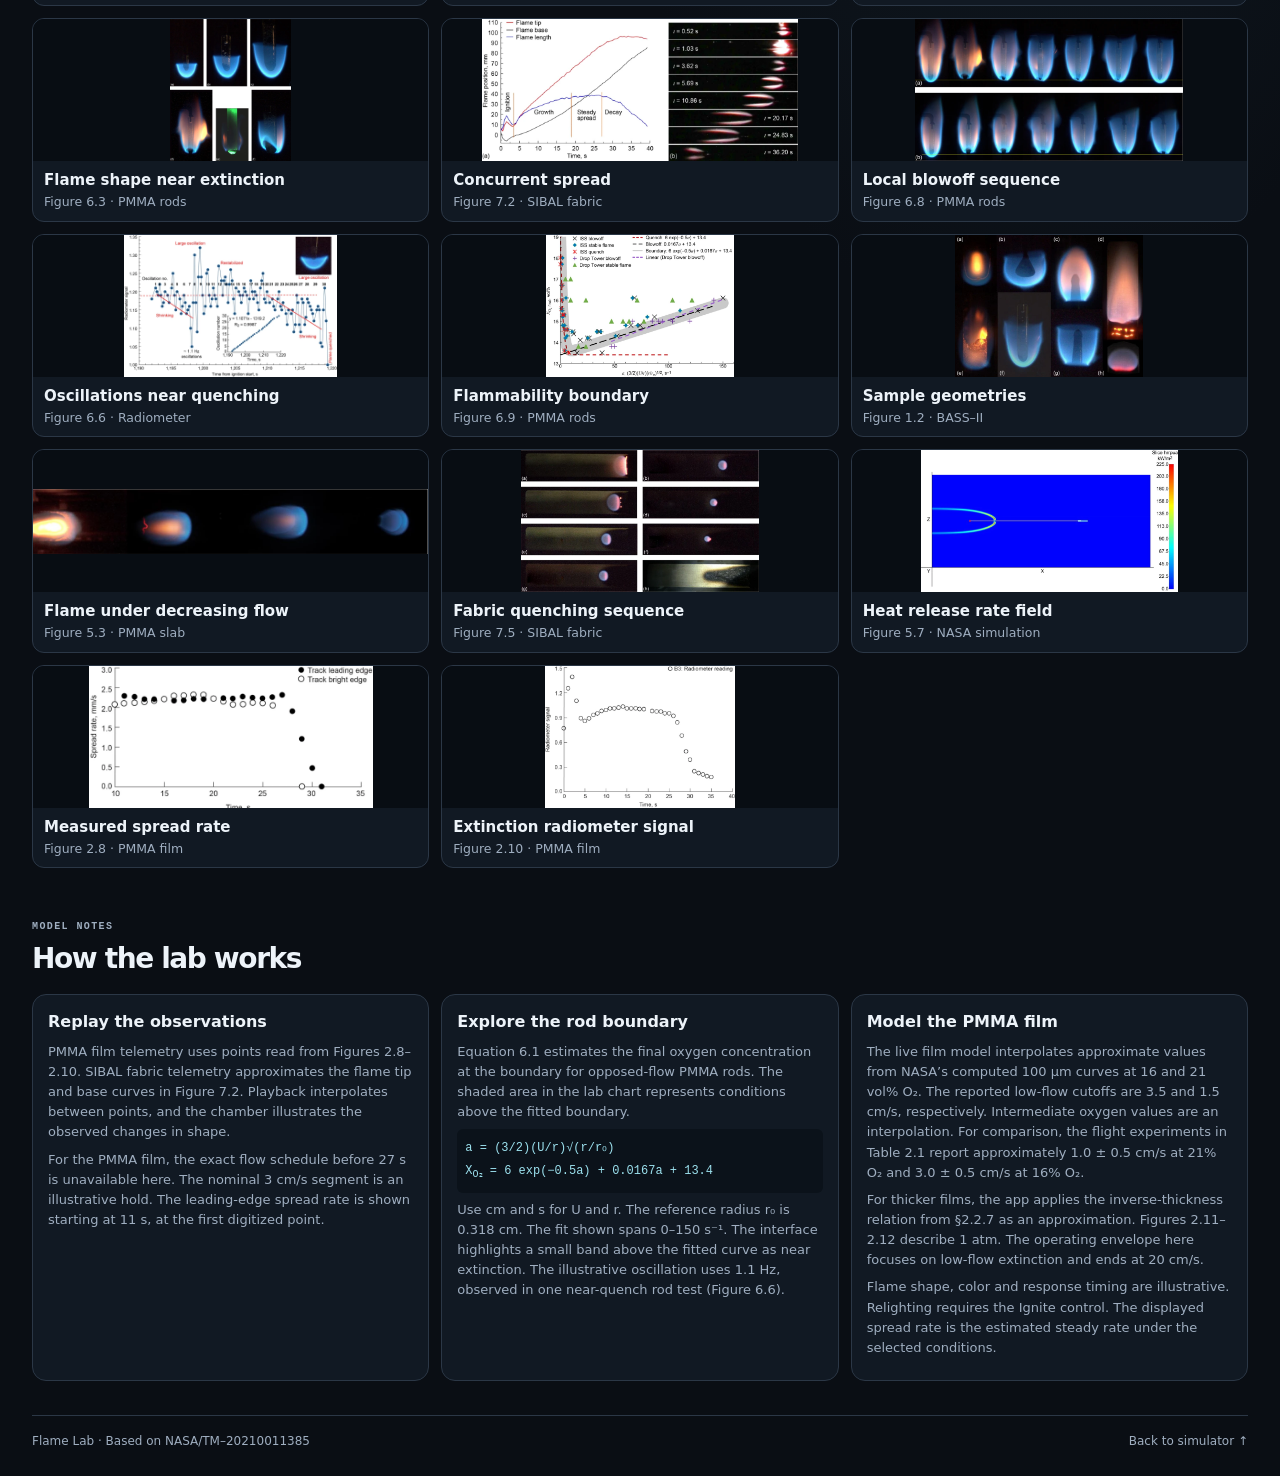
<file: AshkanAshkani/flame-lab/archive/v2/index.html>
<!doctype html>
<html lang="en">
<head>
<meta charset="utf-8"><meta name="viewport" content="width=device-width, initial-scale=1">
<meta name="description" content="Explore and replay flame experiments from NASA's BASS–II microgravity research.">
<title>Flame Lab — BASS–II</title>
<link rel="stylesheet" href="style.css">
<script type="module" src="app.js"></script>
</head>
<body>
<header class="top"><div class="wrap bar">
<a class="brand" href="#lab"><span class="mark" aria-hidden="true">◈</span> Flame Lab</a>
<nav aria-label="Main navigation"><a href="#lab">Simulator</a><a href="#evidence">Experiments</a><a href="#method">Method</a></nav>
<a class="report" href="https://ntrs.nasa.gov/citations/20210011385" target="_blank" rel="noopener">NASA report <span aria-hidden="true">↗</span></a>
</div></header>
<main id="lab" class="wrap">
<section class="intro"><div><div class="overline"><span></span> NASA BASS–II / FLAME LAB</div><h1>Fire in microgravity<span>.</span></h1><p>Change the oxygen and airflow, then watch the flame respond.</p></div><div class="mission"><span>RESEARCH ENVIRONMENT</span><strong>ISS <i>·</i> Microgravity</strong></div></section>
<div class="scenarios" aria-label="Experiment scenarios">
<button class="scenario selected" data-case="liveFilm" aria-pressed="true"><small>LIVE SIMULATION</small><strong>PMMA film</strong><span>Oxygen, airflow &amp; thickness</span></button>
<button class="scenario" data-case="rod" aria-pressed="false"><small>LIVE SIMULATION</small><strong>PMMA rod</strong><span>Quench &amp; blowoff</span></button>
<button class="scenario" data-case="film" aria-pressed="false"><small>EXPERIMENT REPLAY</small><strong>Radiative extinction</strong><span>PMMA film · Opposed flow</span></button>
<button class="scenario" data-case="fabric" aria-pressed="false"><small>EXPERIMENT REPLAY</small><strong>Concurrent spread</strong><span>SIBAL fabric</span></button>
</div>
<div class="workspace">
<section class="panel chamber" aria-labelledby="chamber-title">
<div class="panelhead"><div><span class="eyebrow">COMBUSTION CHAMBER</span><h2 id="chamber-title">Flame visualization</h2></div><span id="phase" class="phase" role="status">Steady spread</span></div>
<div class="viewport">
<canvas id="flame" aria-label="Schematic animation of flame geometry and ventilation direction" role="img"></canvas>
<div class="viewport-top"><span><i></i> ILLUSTRATIVE VIEW</span><span id="orientation">TOP VIEW</span></div>
<div class="scope-values" id="scope-values"><span><b id="scope-o2"></b> O₂</span><span><b id="scope-flow"></b> AIRFLOW</span></div><div class="viewport-bottom"><span><i class="blue"></i> Flame envelope</span><span><i class="warm"></i> Luminous zone</span><span><i class="gas"></i> Gas flow</span></div>
</div>
<div class="transport">
<div class="transport-row"><button id="play" type="button">▶ <span>Play replay</span></button><button id="reset" type="button" title="Reset scenario" aria-label="Reset scenario">↺</button><output id="clock" for="time"></output><label class="speed">Speed <select id="speed"><option value="0.5">0.5×</option><option value="1" selected>1×</option><option value="2">2×</option><option value="4">4×</option></select></label><div id="live-actions" hidden><button id="ignite" type="button">Ignite</button><button id="hold" type="button" aria-pressed="false">Pause animation</button></div></div><div id="scrub"><input id="time" type="range" min="0" max="35" step="0.01" value="18" aria-label="Replay time"><div class="times"><span>0 s</span><span id="time-end">35 s</span></div></div>
</div>
</section>
<aside class="panel controls" aria-labelledby="control-title">
<div class="panelhead"><div><span class="eyebrow" id="control-type">EXPERIMENT REPLAY</span><h2 id="control-title">Test conditions</h2></div></div>
<div class="control-body" id="replay-settings"><dl class="params"><div><dt>Fuel</dt><dd id="fuel"></dd></div><div><dt>Geometry</dt><dd id="geometry"></dd></div><div><dt>Flow direction</dt><dd id="direction"></dd></div><div><dt>Oxygen</dt><dd id="oxygen"></dd></div></dl><p id="replay-note" class="note"></p><div class="reference"><div><span class="eyebrow">NASA FRAME</span><span id="frame-time"></span></div><button id="frame" type="button" aria-label="Jump to the time of this NASA frame"><img id="frame-image" alt=""></button><small id="frame-caption"></small></div></div>
<div class="control-body" id="film-settings" hidden>
<div class="slider"><label for="filmO2">Oxygen concentration <output id="filmO2-out" for="filmO2"></output></label><input type="range" id="filmO2" min="16" max="21" step=".1" value="21"><div class="times"><span>16 vol%</span><span>21 vol%</span></div></div>
<div class="slider"><label for="filmFlow">Opposed airflow <output id="filmFlow-out" for="filmFlow"></output></label><input type="range" id="filmFlow" min="0" max="20" step=".1" value="5"><div class="times"><span>0 cm/s</span><span>20 cm/s</span></div></div>
<label class="radius" for="filmThickness">Film thickness <select id="filmThickness"><option value="100">100 µm</option><option value="200">200 µm</option><option value="300">300 µm</option><option value="400">400 µm</option></select></label>
<div class="preset-label">Compare oxygen at 5 cm/s</div>
<div class="presets" aria-label="Film comparisons"><button data-film-preset="air">21% O₂</button><button data-film-preset="low">16% O₂</button><button data-film-preset="limit">Near limit</button></div>
<p class="note feedback" id="film-note"></p>
<figure class="evidence-mini"><img src="media/film-0.webp" alt="NASA frame of a luminous PMMA film flame"><figcaption>Observed PMMA flame · Fig. 2.9</figcaption></figure>
</div>
<div class="control-body" id="rod-settings" hidden>
<div class="slider"><label for="flow">Ventilation speed <output id="flow-out" for="flow"></output></label><input type="range" id="flow" min="0" max="32" step="0.1" value="3"><div class="times"><span>0 cm/s</span><span>32 cm/s</span></div></div>
<div class="slider"><label for="o2">Oxygen <output id="o2-out" for="o2"></output></label><input type="range" id="o2" min="12" max="21" step="0.1" value="15.8"><div class="times"><span>12 vol%</span><span>21 vol%</span></div></div>
<label class="radius" for="radius">Rod radius <select id="radius"><option value="0.318">3.18 mm</option><option value="0.476" selected>4.76 mm</option><option value="0.635">6.35 mm</option></select></label>
<div class="preset-label">Explore the boundary</div><div class="presets" aria-label="Boundary examples"><button data-preset="stable">Stable</button><button data-preset="quench">Quench</button><button data-preset="blowoff">Blowoff</button></div>
<p class="note feedback" id="rod-note"></p><figure class="evidence-mini"><img src="media/rod-limit.webp" alt="NASA image of a blue flame surrounding a PMMA rod tip"><figcaption>Observed rod flame near quenching · Fig. 6.3</figcaption></figure></div>
<div class="source"><span>↗</span><a id="case-source" target="_blank" rel="noopener"></a></div>
</aside>
</div>
<section class="readouts" aria-label="Key metrics">
<div class="metric"><span id="label1">FLOW SPEED</span><strong id="value1"></strong></div>
<div class="metric"><span id="label2">SPREAD RATE</span><strong id="value2"></strong></div>
<div class="metric"><span id="label3">RADIOMETER SIGNAL</span><strong id="value3"></strong></div>
</section>
<section class="panel telemetry" aria-labelledby="telemetry-title">
<div class="panelhead"><div><span class="eyebrow">DATA &amp; MODEL</span><h2 id="telemetry-title">Experiment telemetry</h2></div><label class="channel">Signal <select id="channel"><option value="spread">Spread rate</option><option value="radiometer">Radiometer</option><option value="flow">Flow profile</option></select></label></div>
<div class="plot"><canvas id="plot" role="img" aria-label="Experiment telemetry graph"></canvas></div>
<p id="plot-caption" class="caption"></p>
</section>
<section id="evidence" class="section"><div class="section-head"><div><span class="eyebrow">NASA BASS–II REPORT</span><h2>From the experiments</h2></div><p>Inspect the original figures used in the lab.</p></div><div class="gallery" id="gallery"></div></section>
<section id="method" class="section"><div class="section-head"><div><span class="eyebrow">MODEL NOTES</span><h2>How the lab works</h2></div></div>
<div class="method-grid">
<article class="panel method"><h3>Replay the observations</h3><p>PMMA film telemetry uses points read from Figures 2.8–2.10. SIBAL fabric telemetry approximates the flame tip and base curves in Figure 7.2. Playback interpolates between points, and the chamber illustrates the observed changes in shape.</p><p>For the PMMA film, the exact flow schedule before 27 s is unavailable here. The nominal 3 cm/s segment is an illustrative hold. The leading-edge spread rate is shown starting at 11 s, at the first digitized point.</p></article>
<article class="panel method"><h3>Explore the rod boundary</h3><p>Equation 6.1 estimates the final oxygen concentration at the boundary for opposed-flow PMMA rods. The shaded area in the lab chart represents conditions above the fitted boundary.</p><div class="formula">a = (3/2)(U/r)√(r/r₀)<br>X<sub>O₂</sub> = 6 exp(−0.5a) + 0.0167a + 13.4</div><p>Use cm and s for U and r. The reference radius r₀ is 0.318 cm. The fit shown spans 0–150 s⁻¹. The interface highlights a small band above the fitted curve as near extinction. The illustrative oscillation uses 1.1 Hz, observed in one near-quench rod test (Figure 6.6).</p></article>
<article class="panel method"><h3>Model the PMMA film</h3><p>The live film model interpolates approximate values from NASA’s computed 100 µm curves at 16 and 21 vol% O₂. The reported low-flow cutoffs are 3.5 and 1.5 cm/s, respectively. Intermediate oxygen values are an interpolation. For comparison, the flight experiments in Table 2.1 report approximately 1.0 ± 0.5 cm/s at 21% O₂ and 3.0 ± 0.5 cm/s at 16% O₂.</p><p>For thicker films, the app applies the inverse-thickness relation from §2.2.7 as an approximation. Figures 2.11–2.12 describe 1 atm. The operating envelope here focuses on low-flow extinction and ends at 20 cm/s.</p><p>Flame shape, color and response timing are illustrative. Relighting requires the Ignite control. The displayed spread rate is the estimated steady rate under the selected conditions.</p></article>
</div>
</section>
<footer><span>Flame Lab · Based on NASA/TM–20210011385</span><a href="#lab">Back to simulator ↑</a></footer>
</main>
<dialog id="figure-dialog"><form method="dialog"><button aria-label="Close figure">×</button></form><h2 id="figure-title"></h2><img id="figure-image" alt=""><a id="figure-source" target="_blank" rel="noopener">Open report page ↗</a></dialog>
</body></html>
</file>
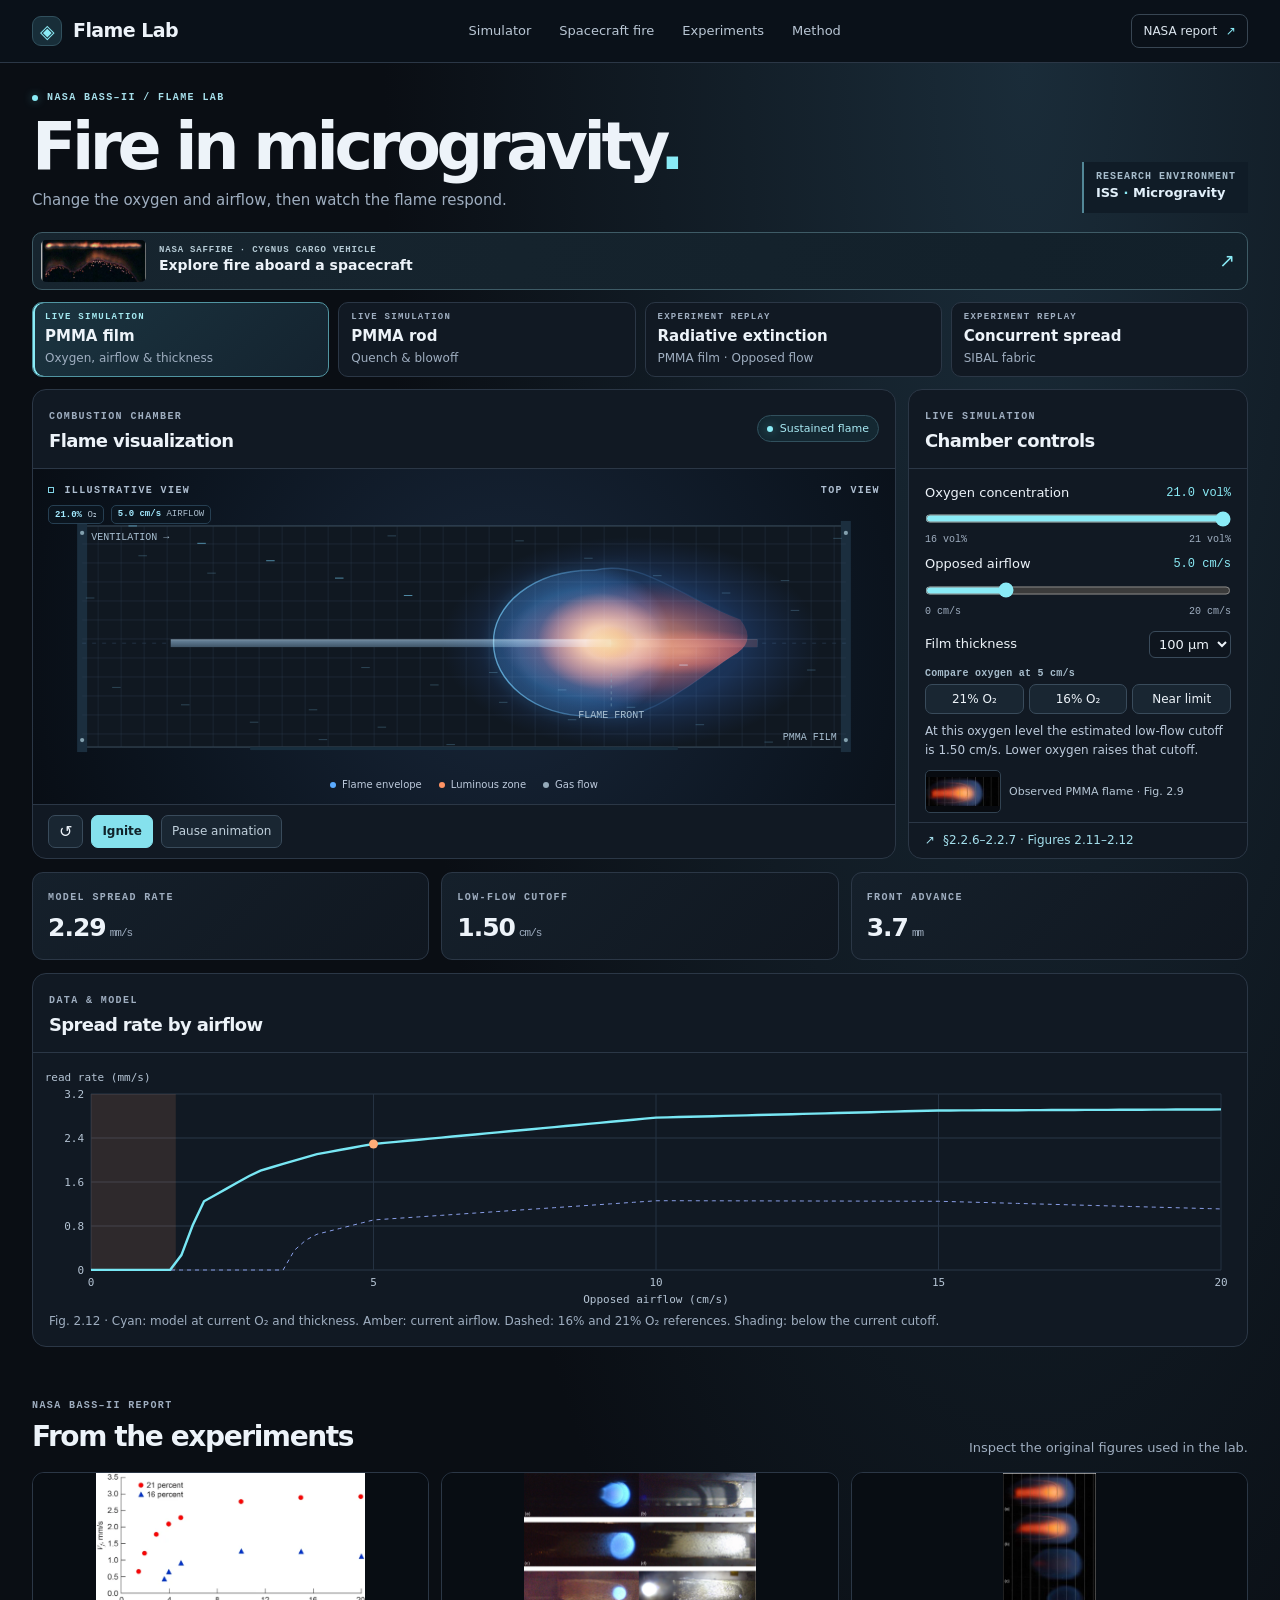
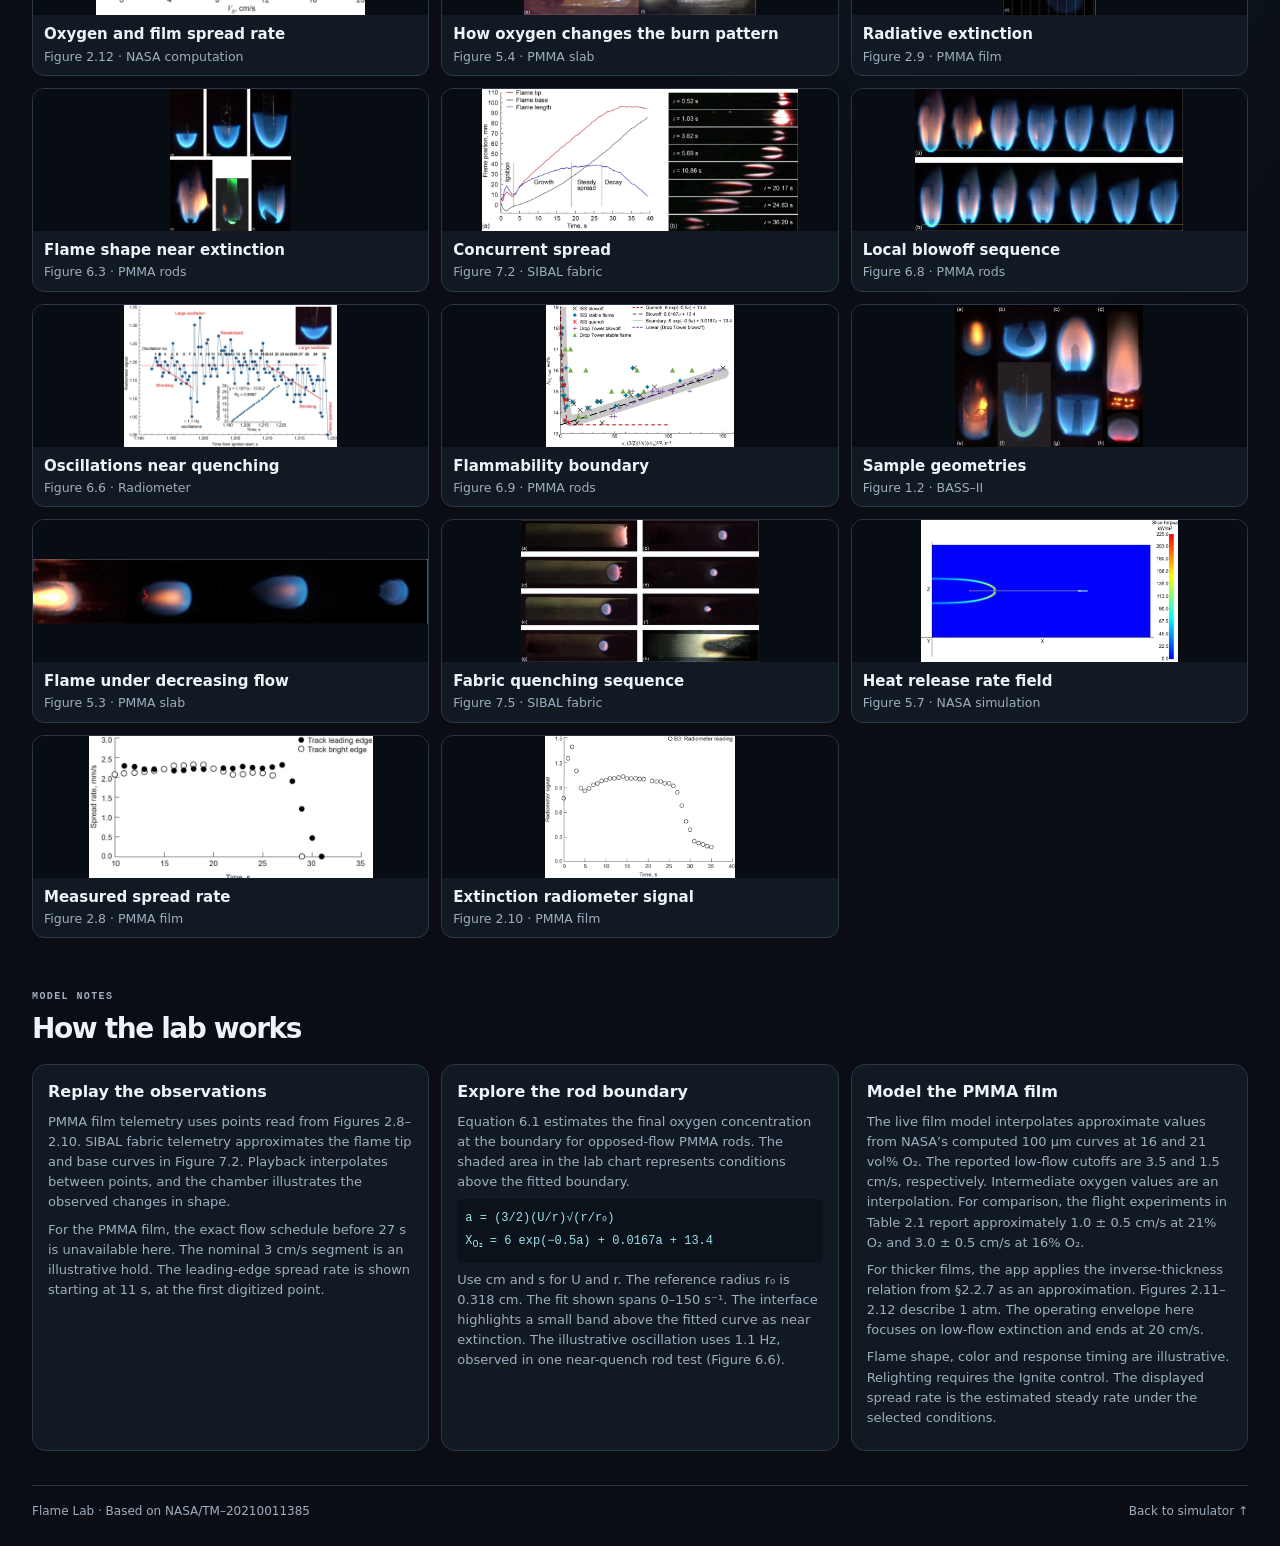
<file: AshkanAshkani/flame-lab/archive/v3/index.html>
<!doctype html>
<html lang="en">
<head>
<meta charset="utf-8"><meta name="viewport" content="width=device-width, initial-scale=1">
<meta name="description" content="Explore and replay flame experiments from NASA's BASS–II microgravity research.">
<title>Flame Lab — BASS–II</title>
<link rel="stylesheet" href="style.css">
<script type="module" src="app.js"></script>
</head>
<body>
<header class="top"><div class="wrap bar">
<a class="brand" href="#lab"><span class="mark" aria-hidden="true">◈</span> Flame Lab</a>
<nav aria-label="Main navigation"><a href="#lab">Simulator</a><a href="spacecraft.html">Spacecraft fire</a><a href="#evidence">Experiments</a><a href="#method">Method</a></nav>
<a class="report" href="https://ntrs.nasa.gov/citations/20210011385" target="_blank" rel="noopener">NASA report <span aria-hidden="true">↗</span></a>
</div></header>
<main id="lab" class="wrap">
<section class="intro"><div><div class="overline"><span></span> NASA BASS–II / FLAME LAB</div><h1>Fire in microgravity<span>.</span></h1><p>Change the oxygen and airflow, then watch the flame respond.</p></div><div class="mission"><span>RESEARCH ENVIRONMENT</span><strong>ISS <i>·</i> Microgravity</strong></div></section>
<a class="spacecraft-banner" href="spacecraft.html"><img src="media/saffire/flow-comparison.webp" alt=""><div><small>NASA SAFFIRE · CYGNUS CARGO VEHICLE</small><strong>Explore fire aboard a spacecraft</strong></div><span aria-hidden="true">↗</span></a>
<div class="scenarios" aria-label="Experiment scenarios">
<button class="scenario selected" data-case="liveFilm" aria-pressed="true"><small>LIVE SIMULATION</small><strong>PMMA film</strong><span>Oxygen, airflow &amp; thickness</span></button>
<button class="scenario" data-case="rod" aria-pressed="false"><small>LIVE SIMULATION</small><strong>PMMA rod</strong><span>Quench &amp; blowoff</span></button>
<button class="scenario" data-case="film" aria-pressed="false"><small>EXPERIMENT REPLAY</small><strong>Radiative extinction</strong><span>PMMA film · Opposed flow</span></button>
<button class="scenario" data-case="fabric" aria-pressed="false"><small>EXPERIMENT REPLAY</small><strong>Concurrent spread</strong><span>SIBAL fabric</span></button>
</div>
<div class="workspace">
<section class="panel chamber" aria-labelledby="chamber-title">
<div class="panelhead"><div><span class="eyebrow">COMBUSTION CHAMBER</span><h2 id="chamber-title">Flame visualization</h2></div><span id="phase" class="phase" role="status">Steady spread</span></div>
<div class="viewport">
<canvas id="flame" aria-label="Schematic animation of flame geometry and ventilation direction" role="img"></canvas>
<div class="viewport-top"><span><i></i> ILLUSTRATIVE VIEW</span><span id="orientation">TOP VIEW</span></div>
<div class="scope-values" id="scope-values"><span><b id="scope-o2"></b> O₂</span><span><b id="scope-flow"></b> AIRFLOW</span></div><div class="viewport-bottom"><span><i class="blue"></i> Flame envelope</span><span><i class="warm"></i> Luminous zone</span><span><i class="gas"></i> Gas flow</span></div>
</div>
<div class="transport">
<div class="transport-row"><button id="play" type="button">▶ <span>Play replay</span></button><button id="reset" type="button" title="Reset scenario" aria-label="Reset scenario">↺</button><output id="clock" for="time"></output><label class="speed">Speed <select id="speed"><option value="0.5">0.5×</option><option value="1" selected>1×</option><option value="2">2×</option><option value="4">4×</option></select></label><div id="live-actions" hidden><button id="ignite" type="button">Ignite</button><button id="hold" type="button" aria-pressed="false">Pause animation</button></div></div><div id="scrub"><input id="time" type="range" min="0" max="35" step="0.01" value="18" aria-label="Replay time"><div class="times"><span>0 s</span><span id="time-end">35 s</span></div></div>
</div>
</section>
<aside class="panel controls" aria-labelledby="control-title">
<div class="panelhead"><div><span class="eyebrow" id="control-type">EXPERIMENT REPLAY</span><h2 id="control-title">Test conditions</h2></div></div>
<div class="control-body" id="replay-settings"><dl class="params"><div><dt>Fuel</dt><dd id="fuel"></dd></div><div><dt>Geometry</dt><dd id="geometry"></dd></div><div><dt>Flow direction</dt><dd id="direction"></dd></div><div><dt>Oxygen</dt><dd id="oxygen"></dd></div></dl><p id="replay-note" class="note"></p><div class="reference"><div><span class="eyebrow">NASA FRAME</span><span id="frame-time"></span></div><button id="frame" type="button" aria-label="Jump to the time of this NASA frame"><img id="frame-image" alt=""></button><small id="frame-caption"></small></div></div>
<div class="control-body" id="film-settings" hidden>
<div class="slider"><label for="filmO2">Oxygen concentration <output id="filmO2-out" for="filmO2"></output></label><input type="range" id="filmO2" min="16" max="21" step=".1" value="21"><div class="times"><span>16 vol%</span><span>21 vol%</span></div></div>
<div class="slider"><label for="filmFlow">Opposed airflow <output id="filmFlow-out" for="filmFlow"></output></label><input type="range" id="filmFlow" min="0" max="20" step=".1" value="5"><div class="times"><span>0 cm/s</span><span>20 cm/s</span></div></div>
<label class="radius" for="filmThickness">Film thickness <select id="filmThickness"><option value="100">100 µm</option><option value="200">200 µm</option><option value="300">300 µm</option><option value="400">400 µm</option></select></label>
<div class="preset-label">Compare oxygen at 5 cm/s</div>
<div class="presets" aria-label="Film comparisons"><button data-film-preset="air">21% O₂</button><button data-film-preset="low">16% O₂</button><button data-film-preset="limit">Near limit</button></div>
<p class="note feedback" id="film-note"></p>
<figure class="evidence-mini"><img src="media/film-0.webp" alt="NASA frame of a luminous PMMA film flame"><figcaption>Observed PMMA flame · Fig. 2.9</figcaption></figure>
</div>
<div class="control-body" id="rod-settings" hidden>
<div class="slider"><label for="flow">Ventilation speed <output id="flow-out" for="flow"></output></label><input type="range" id="flow" min="0" max="32" step="0.1" value="3"><div class="times"><span>0 cm/s</span><span>32 cm/s</span></div></div>
<div class="slider"><label for="o2">Oxygen <output id="o2-out" for="o2"></output></label><input type="range" id="o2" min="12" max="21" step="0.1" value="15.8"><div class="times"><span>12 vol%</span><span>21 vol%</span></div></div>
<label class="radius" for="radius">Rod radius <select id="radius"><option value="0.318">3.18 mm</option><option value="0.476" selected>4.76 mm</option><option value="0.635">6.35 mm</option></select></label>
<div class="preset-label">Explore the boundary</div><div class="presets" aria-label="Boundary examples"><button data-preset="stable">Stable</button><button data-preset="quench">Quench</button><button data-preset="blowoff">Blowoff</button></div>
<p class="note feedback" id="rod-note"></p><figure class="evidence-mini"><img src="media/rod-limit.webp" alt="NASA image of a blue flame surrounding a PMMA rod tip"><figcaption>Observed rod flame near quenching · Fig. 6.3</figcaption></figure></div>
<div class="source"><span>↗</span><a id="case-source" target="_blank" rel="noopener"></a></div>
</aside>
</div>
<section class="readouts" aria-label="Key metrics">
<div class="metric"><span id="label1">FLOW SPEED</span><strong id="value1"></strong></div>
<div class="metric"><span id="label2">SPREAD RATE</span><strong id="value2"></strong></div>
<div class="metric"><span id="label3">RADIOMETER SIGNAL</span><strong id="value3"></strong></div>
</section>
<section class="panel telemetry" aria-labelledby="telemetry-title">
<div class="panelhead"><div><span class="eyebrow">DATA &amp; MODEL</span><h2 id="telemetry-title">Experiment telemetry</h2></div><label class="channel">Signal <select id="channel"><option value="spread">Spread rate</option><option value="radiometer">Radiometer</option><option value="flow">Flow profile</option></select></label></div>
<div class="plot"><canvas id="plot" role="img" aria-label="Experiment telemetry graph"></canvas></div>
<p id="plot-caption" class="caption"></p>
</section>
<section id="evidence" class="section"><div class="section-head"><div><span class="eyebrow">NASA BASS–II REPORT</span><h2>From the experiments</h2></div><p>Inspect the original figures used in the lab.</p></div><div class="gallery" id="gallery"></div></section>
<section id="method" class="section"><div class="section-head"><div><span class="eyebrow">MODEL NOTES</span><h2>How the lab works</h2></div></div>
<div class="method-grid">
<article class="panel method"><h3>Replay the observations</h3><p>PMMA film telemetry uses points read from Figures 2.8–2.10. SIBAL fabric telemetry approximates the flame tip and base curves in Figure 7.2. Playback interpolates between points, and the chamber illustrates the observed changes in shape.</p><p>For the PMMA film, the exact flow schedule before 27 s is unavailable here. The nominal 3 cm/s segment is an illustrative hold. The leading-edge spread rate is shown starting at 11 s, at the first digitized point.</p></article>
<article class="panel method"><h3>Explore the rod boundary</h3><p>Equation 6.1 estimates the final oxygen concentration at the boundary for opposed-flow PMMA rods. The shaded area in the lab chart represents conditions above the fitted boundary.</p><div class="formula">a = (3/2)(U/r)√(r/r₀)<br>X<sub>O₂</sub> = 6 exp(−0.5a) + 0.0167a + 13.4</div><p>Use cm and s for U and r. The reference radius r₀ is 0.318 cm. The fit shown spans 0–150 s⁻¹. The interface highlights a small band above the fitted curve as near extinction. The illustrative oscillation uses 1.1 Hz, observed in one near-quench rod test (Figure 6.6).</p></article>
<article class="panel method"><h3>Model the PMMA film</h3><p>The live film model interpolates approximate values from NASA’s computed 100 µm curves at 16 and 21 vol% O₂. The reported low-flow cutoffs are 3.5 and 1.5 cm/s, respectively. Intermediate oxygen values are an interpolation. For comparison, the flight experiments in Table 2.1 report approximately 1.0 ± 0.5 cm/s at 21% O₂ and 3.0 ± 0.5 cm/s at 16% O₂.</p><p>For thicker films, the app applies the inverse-thickness relation from §2.2.7 as an approximation. Figures 2.11–2.12 describe 1 atm. The operating envelope here focuses on low-flow extinction and ends at 20 cm/s.</p><p>Flame shape, color and response timing are illustrative. Relighting requires the Ignite control. The displayed spread rate is the estimated steady rate under the selected conditions.</p></article>
</div>
</section>
<footer><span>Flame Lab · Based on NASA/TM–20210011385</span><a href="#lab">Back to simulator ↑</a></footer>
</main>
<dialog id="figure-dialog"><form method="dialog"><button aria-label="Close figure">×</button></form><h2 id="figure-title"></h2><img id="figure-image" alt=""><a id="figure-source" target="_blank" rel="noopener">Open report page ↗</a></dialog>
</body></html>
</file>
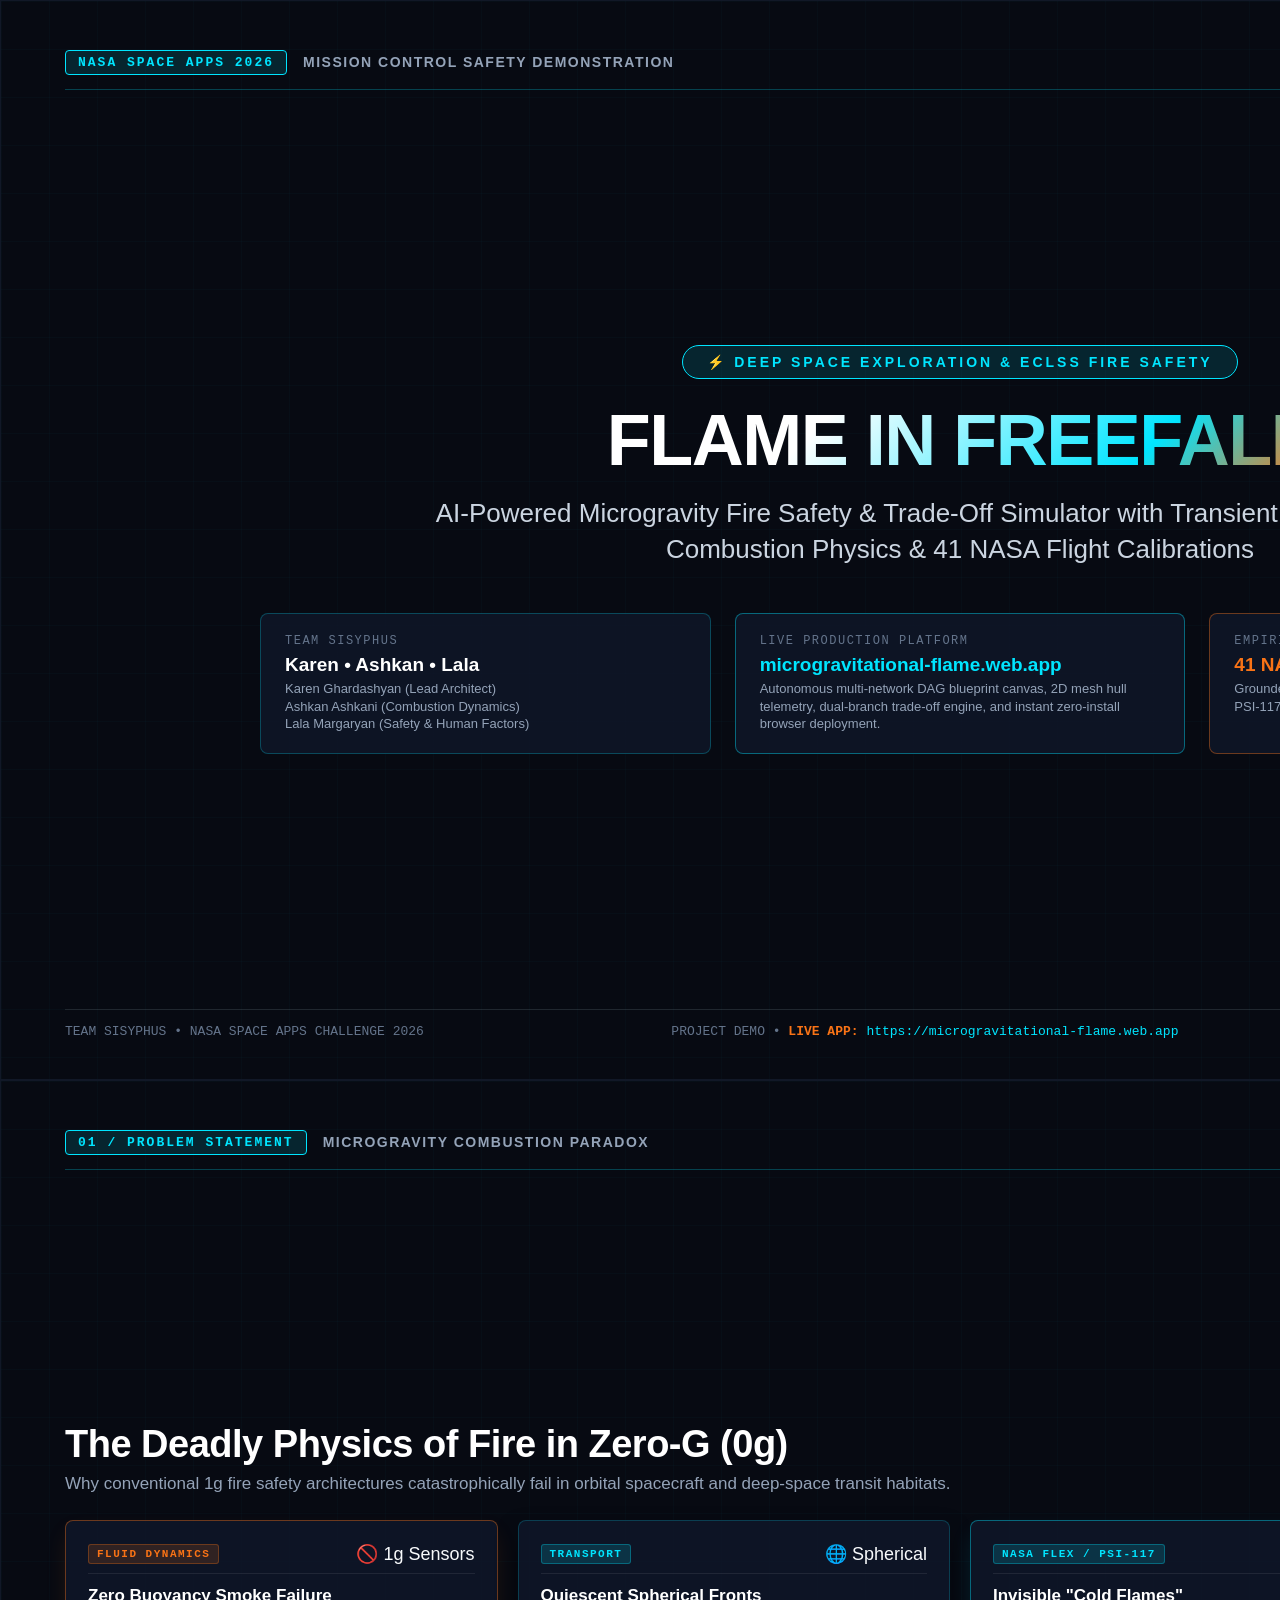
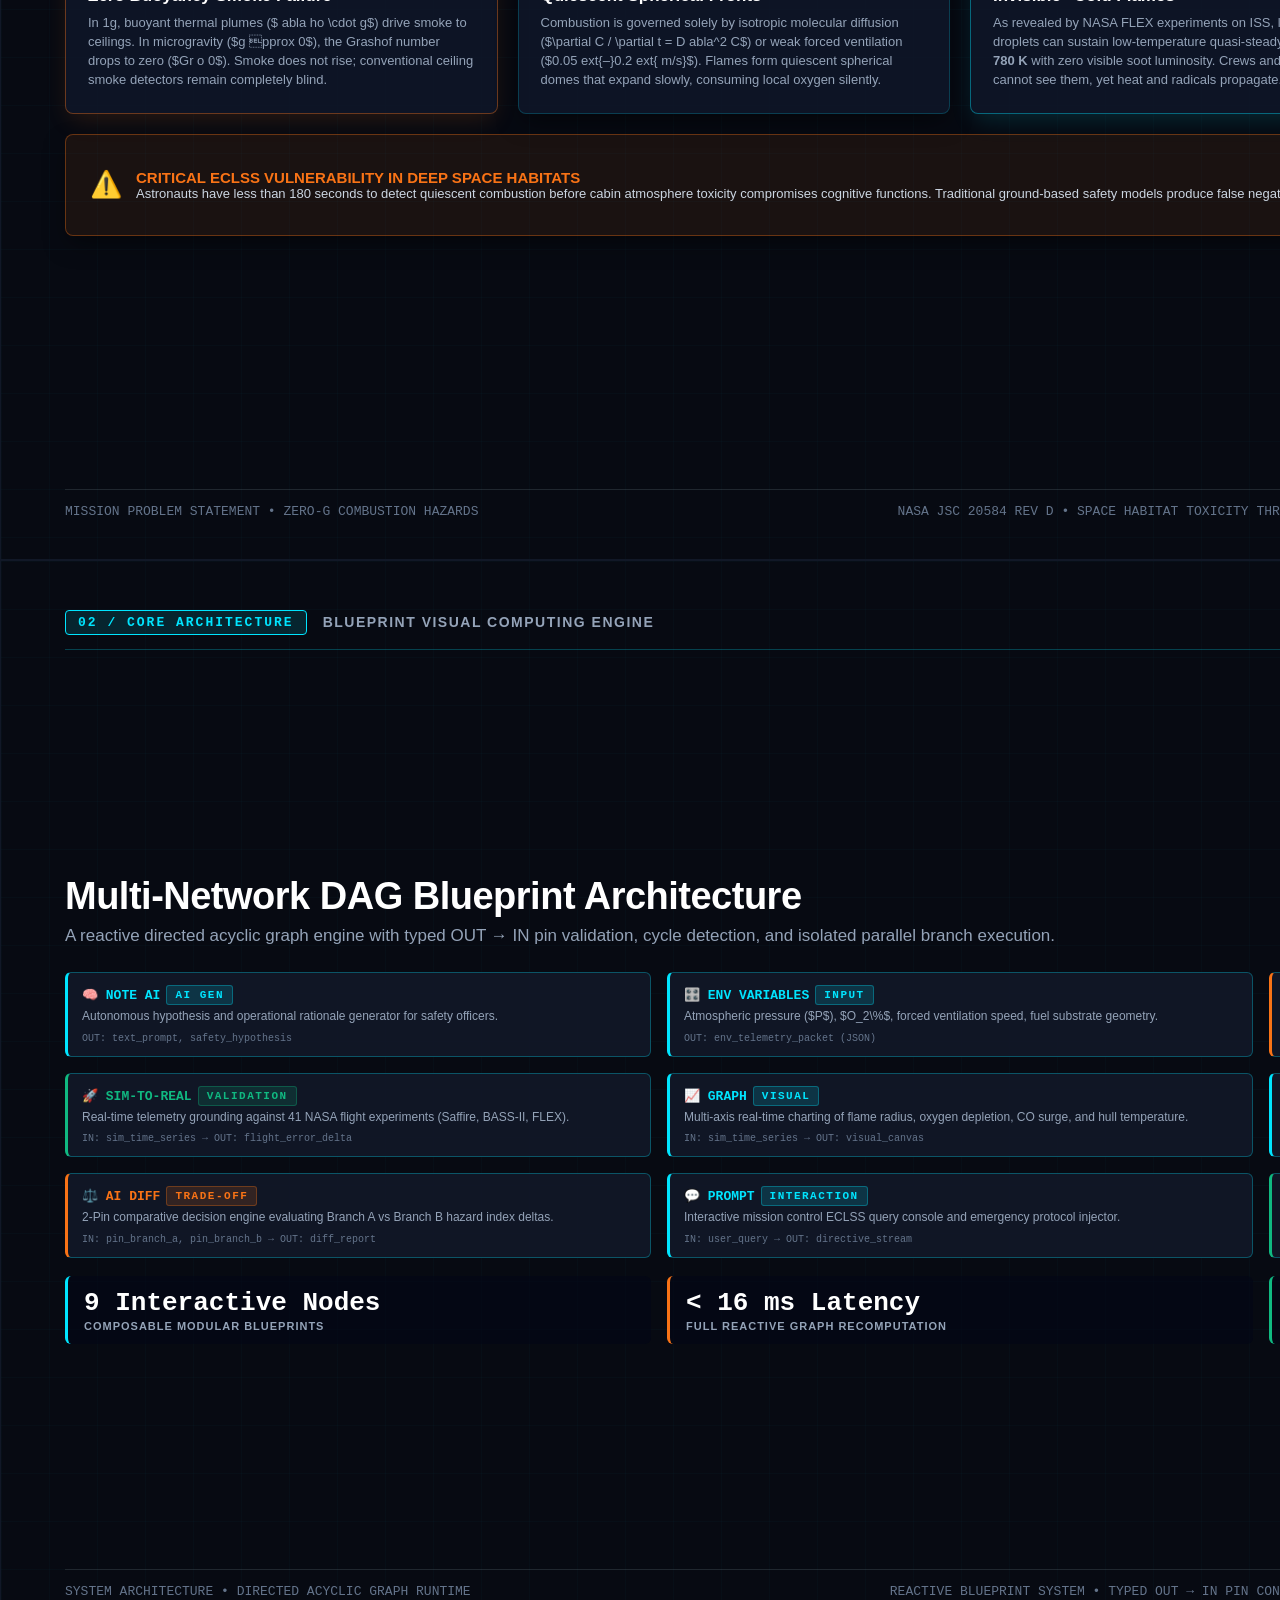
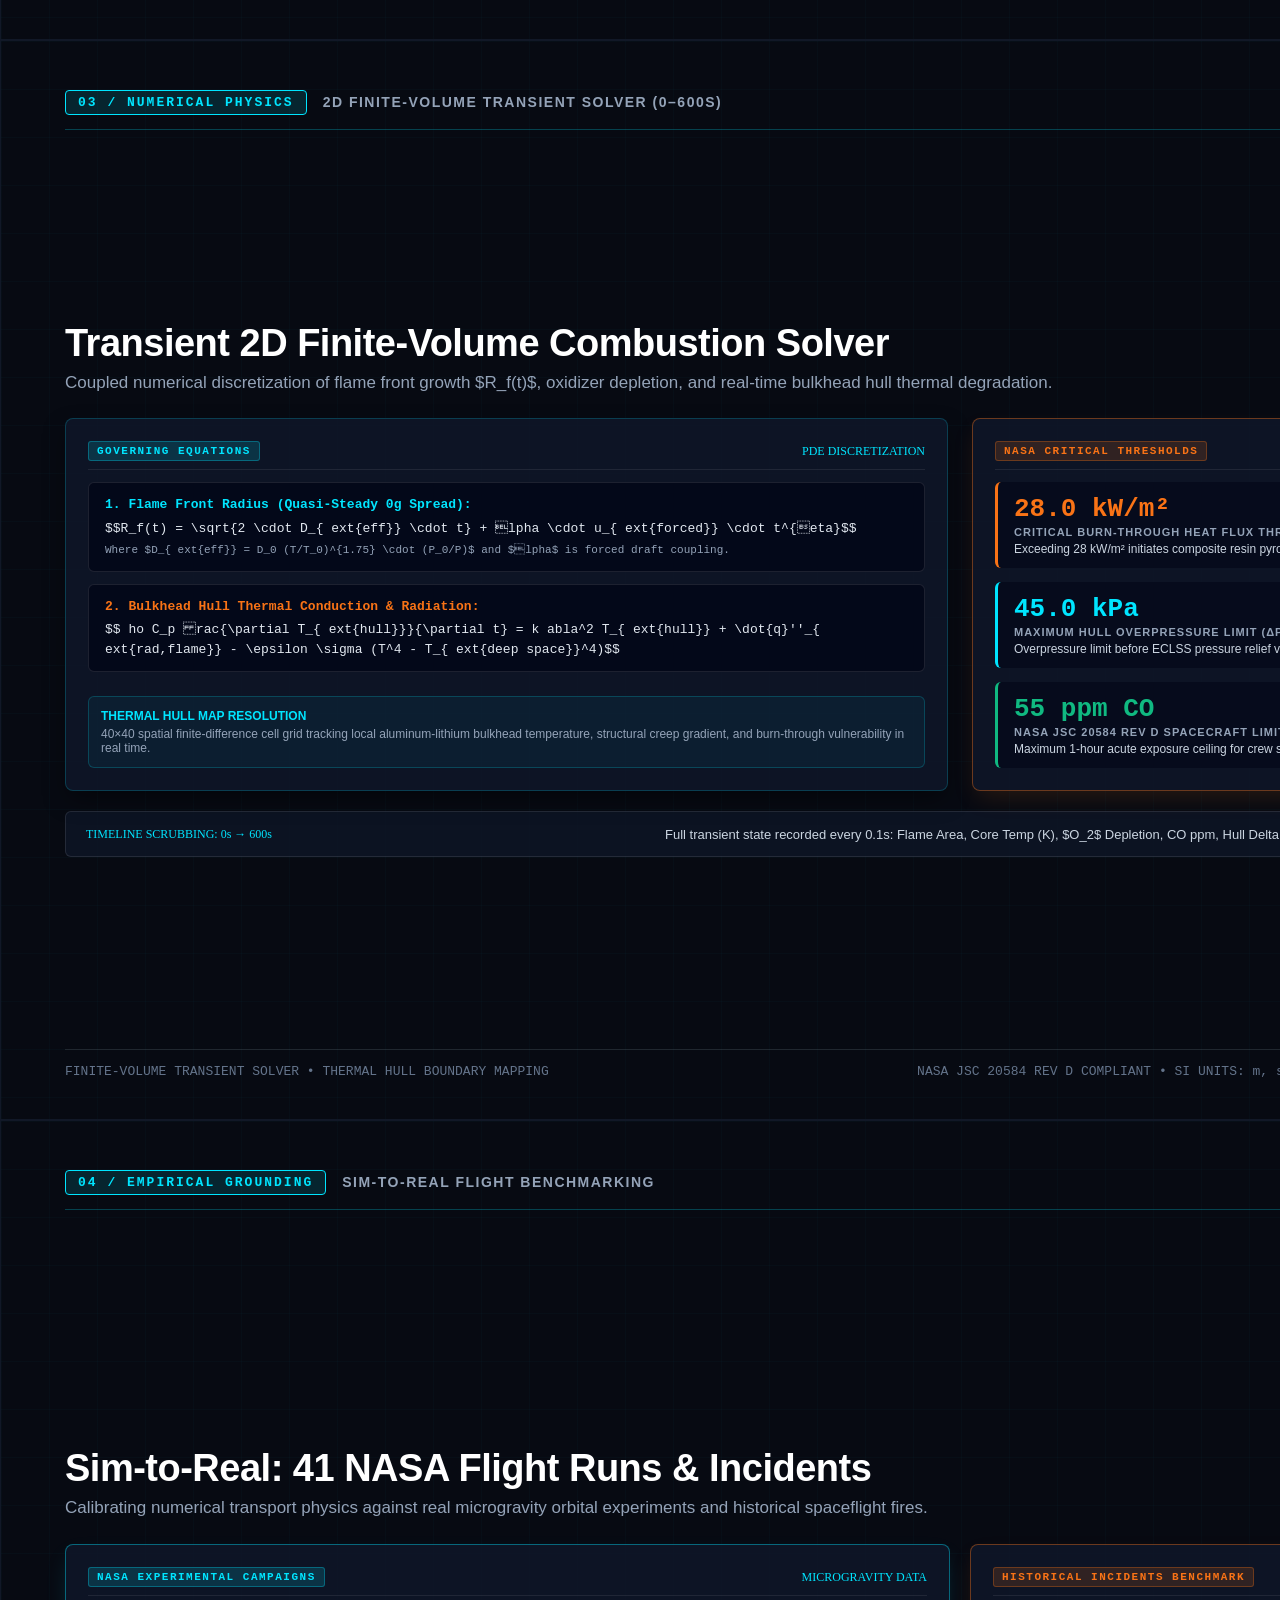
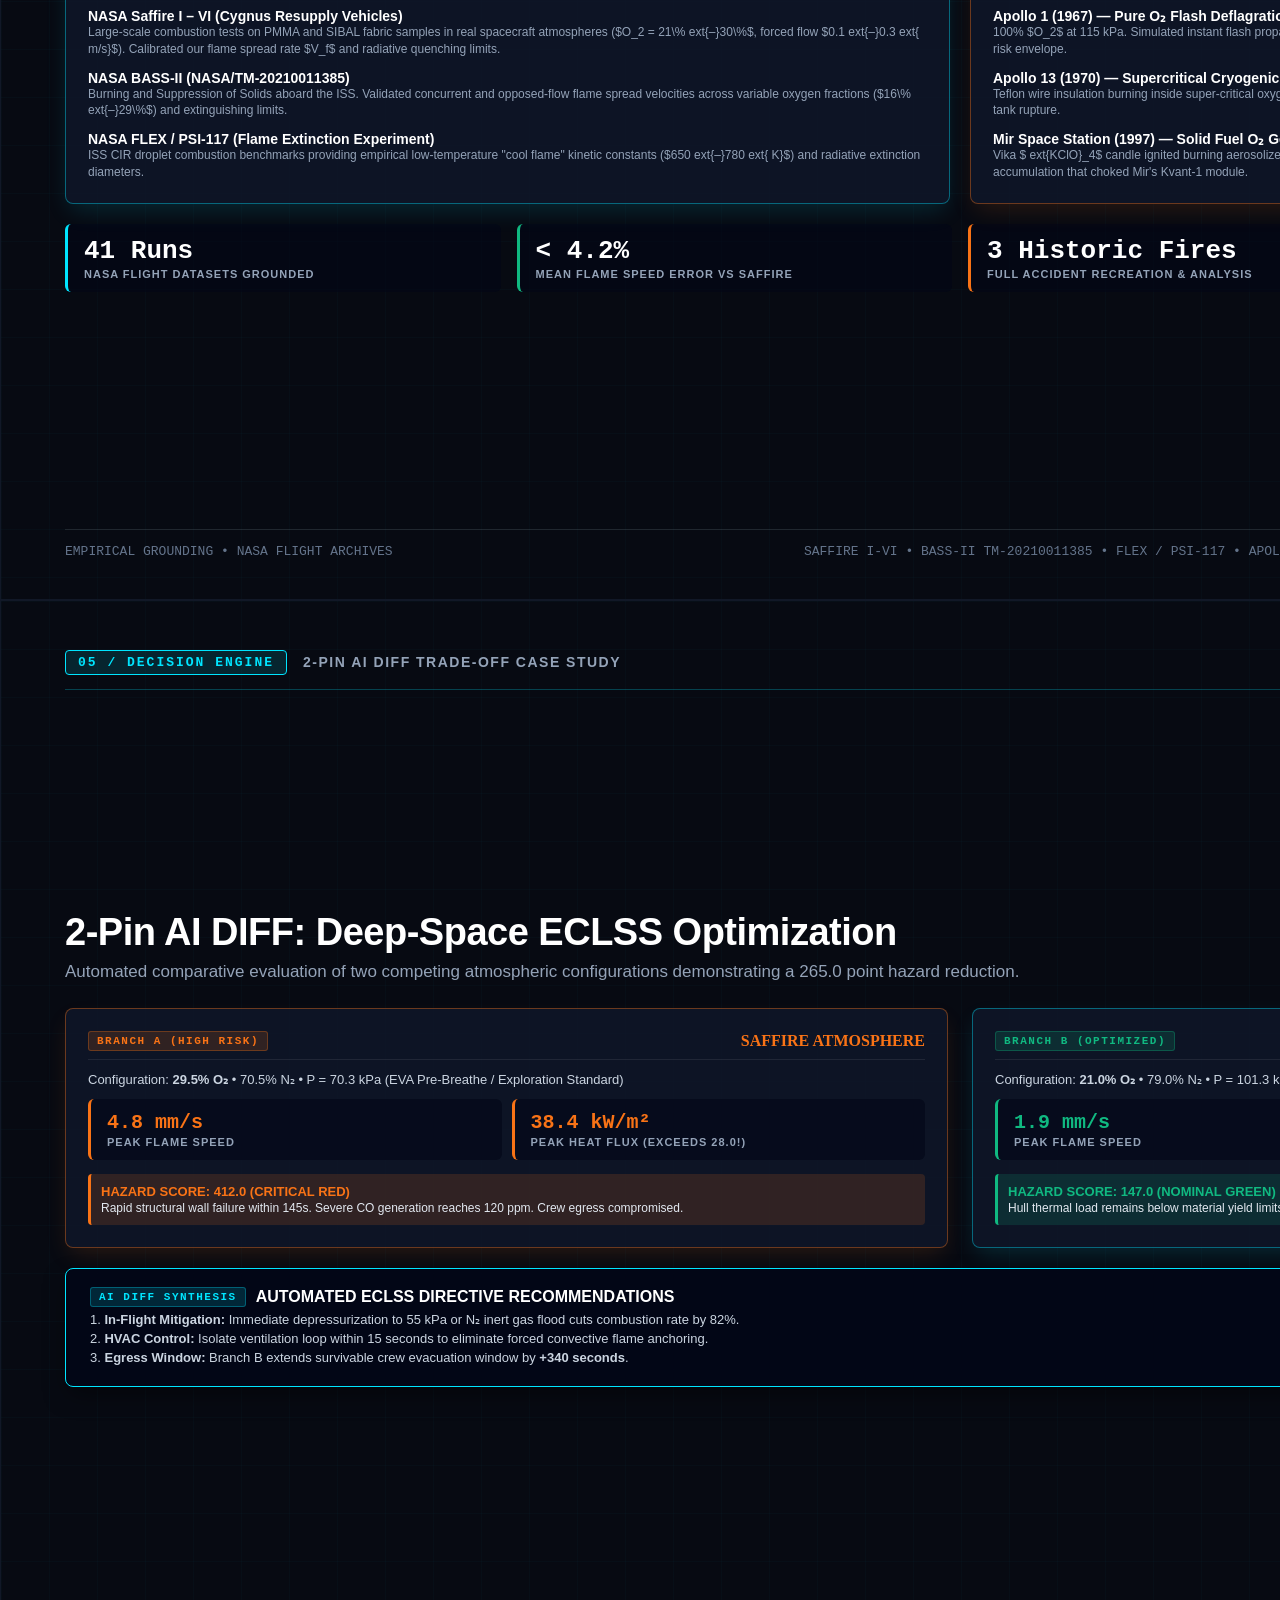
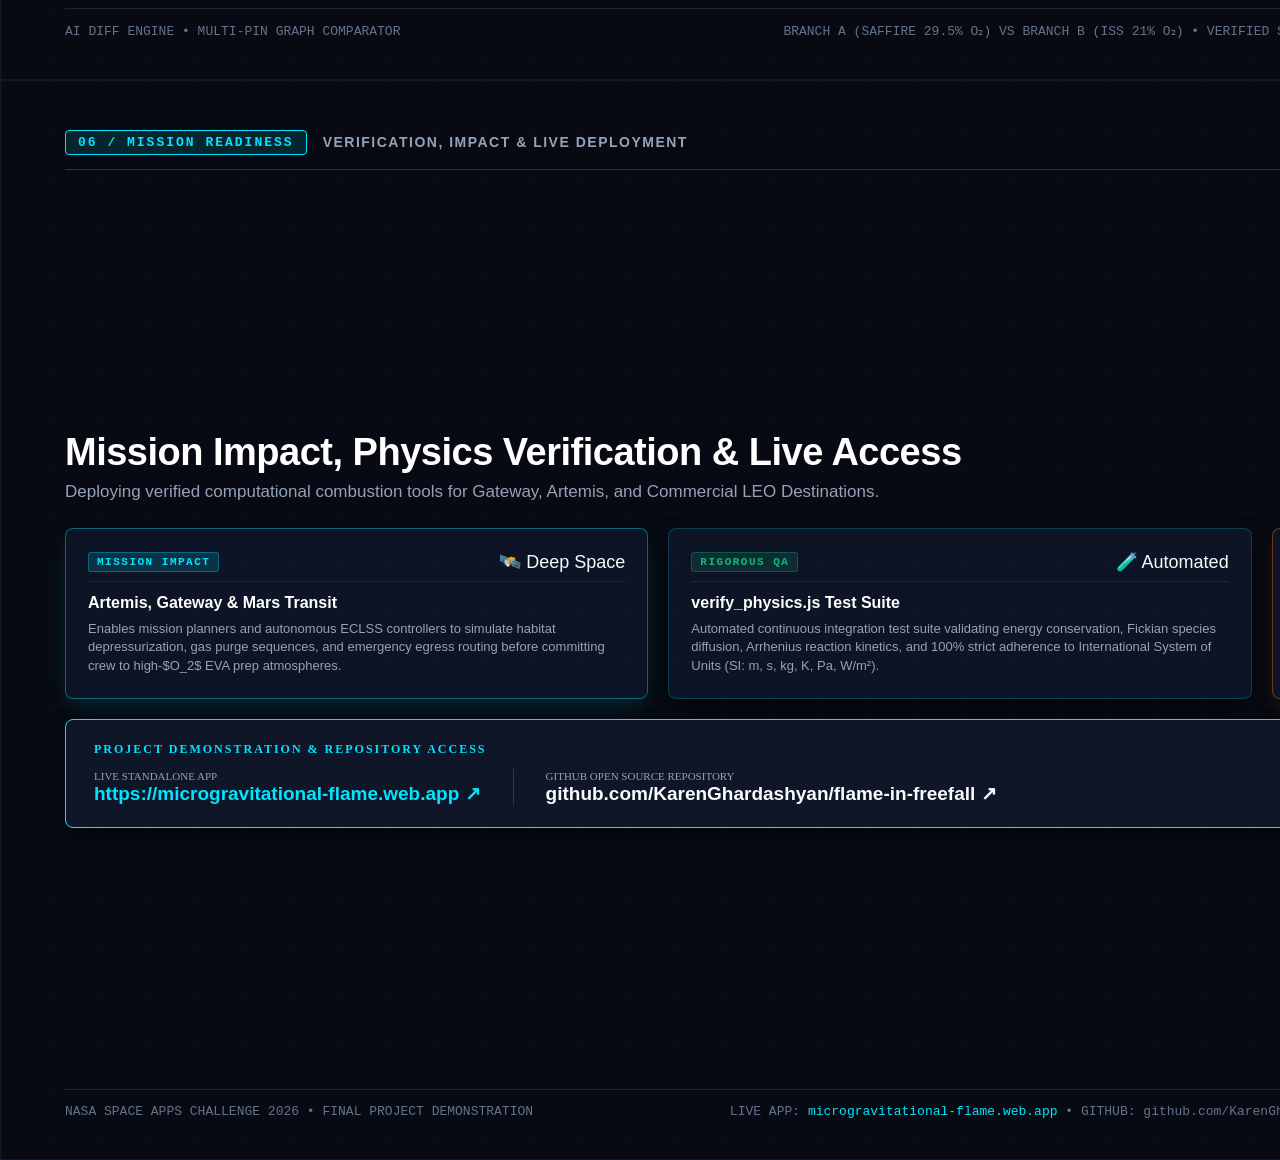
<file: Flame_in_Freefall_Demo_7_Slides.html>
<!DOCTYPE html>
<html lang="en">
<head>
<meta charset="UTF-8">
<title>Flame in Freefall - NASA Space Apps Challenge 2026</title>
<style>
  @page {
    size: 1920px 1080px;
    margin: 0;
  }
  * {
    box-sizing: border-box;
    margin: 0;
    padding: 0;
  }
  body {
    background-color: #070A12;
    color: #F8FAFC;
    font-family: -apple-system, BlinkMacSystemFont, "Segoe UI", Roboto, "Helvetica Neue", Arial, sans-serif;
    -webkit-print-color-adjust: exact;
    print-color-adjust: exact;
    overflow: hidden;
  }
  .slide {
    width: 1920px;
    height: 1080px;
    padding: 48px 64px 40px 64px;
    background: #0B0F19 radial-gradient(circle at 85% 15%, rgba(0, 229, 255, 0.08) 0%, transparent 40%),
                radial-gradient(circle at 15% 85%, rgba(249, 115, 22, 0.07) 0%, transparent 40%);
    display: flex;
    flex-direction: column;
    justify-content: space-between;
    page-break-after: always;
    break-after: page;
    position: relative;
    overflow: hidden;
    border: 1px solid #111827;
  }
  .slide:last-child {
    page-break-after: auto;
    break-after: auto;
  }

  /* Grid overlay for mission control aesthetic */
  .grid-overlay {
    position: absolute;
    top: 0; left: 0; right: 0; bottom: 0;
    background-image: linear-gradient(rgba(0, 229, 255, 0.02) 1px, transparent 1px),
                      linear-gradient(90deg, rgba(0, 229, 255, 0.02) 1px, transparent 1px);
    background-size: 48px 48px;
    pointer-events: none;
    z-index: 0;
  }

  /* Header Bar */
  .header-bar {
    display: flex;
    justify-content: space-between;
    align-items: center;
    border-bottom: 1px solid rgba(0, 229, 255, 0.25);
    padding-bottom: 14px;
    z-index: 2;
    position: relative;
  }
  .header-left {
    display: flex;
    align-items: center;
    gap: 16px;
  }
  .agency-badge {
    background: rgba(0, 229, 255, 0.12);
    border: 1px solid #00E5FF;
    color: #00E5FF;
    font-size: 13px;
    font-weight: 700;
    letter-spacing: 2px;
    padding: 4px 12px;
    border-radius: 4px;
    font-family: ui-monospace, "Consolas", monospace;
    text-transform: uppercase;
  }
  .header-title-sub {
    font-size: 14px;
    letter-spacing: 1.5px;
    color: #94A3B8;
    text-transform: uppercase;
    font-weight: 600;
  }
  .header-right {
    display: flex;
    align-items: center;
    gap: 20px;
    font-family: ui-monospace, "Consolas", monospace;
    font-size: 14px;
    color: #64748B;
  }
  .slide-counter {
    background: rgba(255, 255, 255, 0.05);
    border: 1px solid rgba(255, 255, 255, 0.15);
    padding: 4px 14px;
    border-radius: 4px;
    color: #F8FAFC;
    font-weight: 700;
  }
  .slide-counter span {
    color: #00E5FF;
  }

  /* Slide Content Area */
  .slide-body {
    flex: 1;
    display: flex;
    flex-direction: column;
    justify-content: center;
    margin: 20px 0;
    z-index: 2;
    position: relative;
  }

  /* Footer Bar */
  .footer-bar {
    display: flex;
    justify-content: space-between;
    align-items: center;
    border-top: 1px solid rgba(255, 255, 255, 0.1);
    padding-top: 14px;
    font-size: 13px;
    color: #64748B;
    z-index: 2;
    position: relative;
    font-family: ui-monospace, "Consolas", monospace;
  }
  .footer-bar a {
    color: #00E5FF;
    text-decoration: none;
  }
  .footer-highlight {
    color: #F97316;
    font-weight: 600;
  }

  /* Typography */
  h1.slide-title {
    font-size: 38px;
    font-weight: 800;
    letter-spacing: -0.5px;
    color: #FFFFFF;
    margin-bottom: 6px;
    display: flex;
    align-items: center;
    gap: 14px;
  }
  p.slide-subtitle {
    font-size: 17px;
    color: #94A3B8;
    margin-bottom: 24px;
    line-height: 1.4;
  }
  .accent-cyan { color: #00E5FF; }
  .accent-orange { color: #F97316; }
  .accent-green { color: #10B981; }

  /* Generic Card Components */
  .card {
    background: rgba(15, 23, 42, 0.85);
    border: 1px solid rgba(0, 229, 255, 0.2);
    border-radius: 8px;
    padding: 22px;
    box-shadow: 0 10px 25px -5px rgba(0, 0, 0, 0.5);
    position: relative;
  }
  .card-glow-orange {
    border-color: rgba(249, 115, 22, 0.4);
    box-shadow: 0 10px 25px -5px rgba(249, 115, 22, 0.15);
  }
  .card-glow-cyan {
    border-color: rgba(0, 229, 255, 0.4);
    box-shadow: 0 10px 25px -5px rgba(0, 229, 255, 0.15);
  }
  .card-header {
    display: flex;
    align-items: center;
    justify-content: space-between;
    margin-bottom: 12px;
    border-bottom: 1px solid rgba(255, 255, 255, 0.08);
    padding-bottom: 8px;
  }
  .card-tag {
    font-size: 11px;
    font-weight: 700;
    letter-spacing: 1.5px;
    text-transform: uppercase;
    font-family: ui-monospace, "Consolas", monospace;
    padding: 3px 8px;
    border-radius: 3px;
  }
  .tag-cyan { background: rgba(0, 229, 255, 0.15); color: #00E5FF; border: 1px solid rgba(0, 229, 255, 0.3); }
  .tag-orange { background: rgba(249, 115, 22, 0.15); color: #F97316; border: 1px solid rgba(249, 115, 22, 0.3); }
  .tag-green { background: rgba(16, 185, 129, 0.15); color: #10B981; border: 1px solid rgba(16, 185, 129, 0.3); }

  /* Slide 1 - Title specifics */
  .hero-container {
    display: flex;
    flex-direction: column;
    align-items: center;
    text-align: center;
    max-width: 1400px;
    margin: 0 auto;
  }
  .hero-badge {
    background: rgba(0, 229, 255, 0.12);
    border: 1px solid #00E5FF;
    color: #00E5FF;
    font-size: 14px;
    font-weight: 800;
    letter-spacing: 3px;
    padding: 8px 24px;
    border-radius: 9999px;
    margin-bottom: 24px;
    display: inline-flex;
    align-items: center;
    gap: 10px;
  }
  .hero-title {
    font-size: 72px;
    font-weight: 900;
    letter-spacing: -1.5px;
    line-height: 1.05;
    margin-bottom: 16px;
    background: linear-gradient(135deg, #FFFFFF 30%, #00E5FF 75%, #F97316 100%);
    -webkit-background-clip: text;
    -webkit-text-fill-color: transparent;
  }
  .hero-subtitle {
    font-size: 26px;
    color: #CBD5E1;
    font-weight: 500;
    max-width: 1050px;
    line-height: 1.4;
    margin-bottom: 36px;
  }
  .hero-grid {
    display: grid;
    grid-template-columns: repeat(3, 1fr);
    gap: 24px;
    width: 100%;
    margin-top: 10px;
  }
  .hero-stat-card {
    background: rgba(15, 23, 42, 0.8);
    border: 1px solid rgba(0, 229, 255, 0.25);
    border-radius: 8px;
    padding: 20px 24px;
    text-align: left;
  }
  .hero-stat-title {
    font-size: 12px;
    text-transform: uppercase;
    letter-spacing: 1.5px;
    color: #64748B;
    font-family: ui-monospace, "Consolas", monospace;
    margin-bottom: 6px;
  }
  .hero-stat-val {
    font-size: 19px;
    font-weight: 700;
    color: #FFFFFF;
    margin-bottom: 4px;
  }
  .hero-stat-desc {
    font-size: 13px;
    color: #94A3B8;
    line-height: 1.35;
  }

  /* Multi-column grid systems */
  .grid-2 { display: grid; grid-template-columns: 1fr 1fr; gap: 24px; }
  .grid-3 { display: grid; grid-template-columns: repeat(3, 1fr); gap: 20px; }
  .grid-4 { display: grid; grid-template-columns: repeat(4, 1fr); gap: 20px; }
  .grid-1-2 { display: grid; grid-template-columns: 1fr 2fr; gap: 24px; }
  .grid-2-1 { display: grid; grid-template-columns: 2fr 1fr; gap: 24px; }

  /* Node Chips */
  .node-chip {
    background: rgba(17, 24, 39, 0.95);
    border: 1px solid rgba(0, 229, 255, 0.3);
    border-radius: 6px;
    padding: 12px 14px;
    display: flex;
    flex-direction: column;
    gap: 4px;
  }
  .node-name {
    font-family: ui-monospace, "Consolas", monospace;
    font-weight: 700;
    font-size: 13px;
    color: #00E5FF;
    display: flex;
    align-items: center;
    gap: 6px;
  }
  .node-name-orange {
    color: #F97316;
  }
  .node-name-green {
    color: #10B981;
  }
  .node-role {
    font-size: 12px;
    color: #94A3B8;
    line-height: 1.3;
  }
  .node-io {
    font-family: ui-monospace, "Consolas", monospace;
    font-size: 10px;
    color: #64748B;
    margin-top: 4px;
  }

  /* Metric Big Numbers */
  .metric-box {
    display: flex;
    flex-direction: column;
    padding: 12px 16px;
    background: rgba(2, 6, 23, 0.6);
    border-radius: 6px;
    border-left: 3px solid #00E5FF;
  }
  .metric-box-orange {
    border-left-color: #F97316;
  }
  .metric-box-green {
    border-left-color: #10B981;
  }
  .metric-val {
    font-size: 26px;
    font-weight: 800;
    font-family: ui-monospace, "Consolas", monospace;
    color: #FFFFFF;
  }
  .metric-label {
    font-size: 11px;
    letter-spacing: 1px;
    text-transform: uppercase;
    color: #94A3B8;
    font-weight: 600;
    margin-top: 2px;
  }

  /* Code / Equation Block */
  .eq-block {
    background: rgba(2, 6, 23, 0.8);
    border: 1px solid rgba(255, 255, 255, 0.1);
    border-radius: 6px;
    padding: 12px 16px;
    font-family: ui-monospace, "Consolas", monospace;
    font-size: 13px;
    color: #E2E8F0;
    line-height: 1.5;
  }
</style>
</head>
<body>

<!-- ========================================================================= -->
<!-- SLIDE 1: TITLE SLIDE -->
<!-- ========================================================================= -->
<div class="slide">
  <div class="grid-overlay"></div>
  <div class="header-bar">
    <div class="header-left">
      <div class="agency-badge">NASA SPACE APPS 2026</div>
      <div class="header-title-sub">MISSION CONTROL SAFETY DEMONSTRATION</div>
    </div>
    <div class="header-right">
      <span>CHALLENGE: MICROGRAVITY COMBUSTION</span>
      <div class="slide-counter">SLIDE <span>01</span> / 07</div>
    </div>
  </div>

  <div class="slide-body">
    <div class="hero-container">
      <div class="hero-badge">
        <span>⚡ DEEP SPACE EXPLORATION & ECLSS FIRE SAFETY</span>
      </div>
      <h1 class="hero-title">FLAME IN FREEFALL</h1>
      <p class="hero-subtitle">
        AI-Powered Microgravity Fire Safety & Trade-Off Simulator with Transient 2D Finite-Volume Combustion Physics & 41 NASA Flight Calibrations
      </p>

      <div class="hero-grid">
        <div class="hero-stat-card">
          <div class="hero-stat-title">TEAM SISYPHUS</div>
          <div class="hero-stat-val">Karen • Ashkan • Lala</div>
          <div class="hero-stat-desc">
            Karen Ghardashyan (Lead Architect)<br>
            Ashkan Ashkani (Combustion Dynamics)<br>
            Lala Margaryan (Safety & Human Factors)
          </div>
        </div>

        <div class="hero-stat-card" style="border-color: rgba(0, 229, 255, 0.4);">
          <div class="hero-stat-title">LIVE PRODUCTION PLATFORM</div>
          <div class="hero-stat-val" style="color: #00E5FF;">microgravitational-flame.web.app</div>
          <div class="hero-stat-desc">
            Autonomous multi-network DAG blueprint canvas, 2D mesh hull telemetry, dual-branch trade-off engine, and instant zero-install browser deployment.
          </div>
        </div>

        <div class="hero-stat-card" style="border-color: rgba(249, 115, 22, 0.4);">
          <div class="hero-stat-title">EMPIRICAL BENCHMARKING</div>
          <div class="hero-stat-val" style="color: #F97316;">41 NASA Flight Runs</div>
          <div class="hero-stat-desc">
            Grounded on NASA Saffire I–VI, BASS-II (TM-20210011385), FLEX / PSI-117 droplet tests, Apollo 1/13, and Mir 1997 real-world telemetry.
          </div>
        </div>
      </div>
    </div>
  </div>

  <div class="footer-bar">
    <div>TEAM SISYPHUS • NASA SPACE APPS CHALLENGE 2026</div>
    <div>PROJECT DEMO • <span class="footer-highlight">LIVE APP:</span> <a href="https://microgravitational-flame.web.app">https://microgravitational-flame.web.app</a></div>
    <div>CODEBASE: github.com/KarenGhardashyan/flame-in-freefall</div>
  </div>
</div>

<!-- ========================================================================= -->
<!-- SLIDE 2: THE PROBLEM IN 0G -->
<!-- ========================================================================= -->
<div class="slide">
  <div class="grid-overlay"></div>
  <div class="header-bar">
    <div class="header-left">
      <div class="agency-badge">01 / PROBLEM STATEMENT</div>
      <div class="header-title-sub">MICROGRAVITY COMBUSTION PARADOX</div>
    </div>
    <div class="header-right">
      <span>PHYSICS ANOMALIES IN FREEFALL</span>
      <div class="slide-counter">SLIDE <span>02</span> / 07</div>
    </div>
  </div>

  <div class="slide-body">
    <h1 class="slide-title">The Deadly Physics of Fire in Zero-G (0g)</h1>
    <p class="slide-subtitle">
      Why conventional 1g fire safety architectures catastrophically fail in orbital spacecraft and deep-space transit habitats.
    </p>

    <div class="grid-4" style="margin-bottom: 20px;">
      <div class="card card-glow-orange">
        <div class="card-header">
          <span class="card-tag tag-orange">FLUID DYNAMICS</span>
          <span style="font-size: 18px;">🚫 1g Sensors</span>
        </div>
        <h3 style="color: #FFF; font-size: 17px; margin-bottom: 8px;">Zero Buoyancy Smoke Failure</h3>
        <p style="color: #94A3B8; font-size: 13px; line-height: 1.45;">
          In 1g, buoyant thermal plumes ($
abla ho \cdot g$) drive smoke to ceilings. In microgravity ($g pprox 0$), the Grashof number drops to zero ($Gr 	o 0$). Smoke does not rise; conventional ceiling smoke detectors remain completely blind.
        </p>
      </div>

      <div class="card">
        <div class="card-header">
          <span class="card-tag tag-cyan">TRANSPORT</span>
          <span style="font-size: 18px;">🌐 Spherical</span>
        </div>
        <h3 style="color: #FFF; font-size: 17px; margin-bottom: 8px;">Quiescent Spherical Fronts</h3>
        <p style="color: #94A3B8; font-size: 13px; line-height: 1.45;">
          Combustion is governed solely by isotropic molecular diffusion ($\partial C / \partial t = D 
abla^2 C$) or weak forced ventilation ($0.05	ext{–}0.2	ext{ m/s}$). Flames form quiescent spherical domes that expand slowly, consuming local oxygen silently.
        </p>
      </div>

      <div class="card card-glow-cyan">
        <div class="card-header">
          <span class="card-tag tag-cyan">NASA FLEX / PSI-117</span>
          <span style="font-size: 18px;">❄️ Stealth</span>
        </div>
        <h3 style="color: #FFF; font-size: 17px; margin-bottom: 8px;">Invisible "Cold Flames"</h3>
        <p style="color: #94A3B8; font-size: 13px; line-height: 1.45;">
          As revealed by NASA FLEX experiments on ISS, liquid alkane droplets can sustain low-temperature quasi-steady burning at <strong>650–780 K</strong> with zero visible soot luminosity. Crews and visual cameras cannot see them, yet heat and radicals propagate.
        </p>
      </div>

      <div class="card card-glow-orange">
        <div class="card-header">
          <span class="card-tag tag-orange">TOXICOLOGY</span>
          <span style="font-size: 18px;">☠️ Toxic CO</span>
        </div>
        <h3 style="color: #FFF; font-size: 17px; margin-bottom: 8px;">Lethal CO Surge vs CO₂</h3>
        <p style="color: #94A3B8; font-size: 13px; line-height: 1.45;">
          Sub-stoichiometric oxygen availability at the diffusion boundary drives incomplete combustion, skyrocketing carbon monoxide (CO) yields. Lethal levels (>55 ppm, NASA JSC 20584) are reached long before hull thermal sensors trigger.
        </p>
      </div>
    </div>

    <div class="card" style="background: rgba(249, 115, 22, 0.08); border-color: rgba(249, 115, 22, 0.35); padding: 16px 24px;">
      <div style="display: flex; align-items: center; justify-content: space-between;">
        <div style="display: flex; align-items: center; gap: 14px;">
          <span style="font-size: 26px;">⚠️</span>
          <div>
            <div style="font-weight: 700; font-size: 15px; color: #F97316;">CRITICAL ECLSS VULNERABILITY IN DEEP SPACE HABITATS</div>
            <div style="font-size: 13px; color: #CBD5E1;">Astronauts have less than 180 seconds to detect quiescent combustion before cabin atmosphere toxicity compromises cognitive functions. Traditional ground-based safety models produce false negatives.</div>
          </div>
        </div>
        <div class="metric-box metric-box-orange" style="min-width: 200px;">
          <div class="metric-val" style="color: #F97316;">0.00 m/s²</div>
          <div class="metric-label">Effective Gravity Vector</div>
        </div>
      </div>
    </div>
  </div>

  <div class="footer-bar">
    <div>MISSION PROBLEM STATEMENT • ZERO-G COMBUSTION HAZARDS</div>
    <div>NASA JSC 20584 REV D • SPACE HABITAT TOXICITY THRESHOLDS</div>
    <div>SLIDE 02 / 07</div>
  </div>
</div>

<!-- ========================================================================= -->
<!-- SLIDE 3: SYSTEM ARCHITECTURE - MULTI-NETWORK DAG -->
<!-- ========================================================================= -->
<div class="slide">
  <div class="grid-overlay"></div>
  <div class="header-bar">
    <div class="header-left">
      <div class="agency-badge">02 / CORE ARCHITECTURE</div>
      <div class="header-title-sub">BLUEPRINT VISUAL COMPUTING ENGINE</div>
    </div>
    <div class="header-right">
      <span>TOPOLOGICAL DAG WITH PARALLEL ISOLATION</span>
      <div class="slide-counter">SLIDE <span>03</span> / 07</div>
    </div>
  </div>

  <div class="slide-body">
    <h1 class="slide-title">Multi-Network DAG Blueprint Architecture</h1>
    <p class="slide-subtitle">
      A reactive directed acyclic graph engine with typed OUT &rarr; IN pin validation, cycle detection, and isolated parallel branch execution.
    </p>

    <div class="grid-3" style="gap: 16px; margin-bottom: 18px;">
      <div class="node-chip" style="border-left: 3px solid #00E5FF;">
        <div class="node-name"><span>🧠 NOTE AI</span> <span class="card-tag tag-cyan">AI GEN</span></div>
        <div class="node-role">Autonomous hypothesis and operational rationale generator for safety officers.</div>
        <div class="node-io">OUT: text_prompt, safety_hypothesis</div>
      </div>

      <div class="node-chip" style="border-left: 3px solid #00E5FF;">
        <div class="node-name"><span>🎛️ ENV VARIABLES</span> <span class="card-tag tag-cyan">INPUT</span></div>
        <div class="node-role">Atmospheric pressure ($P$), $O_2\%$, forced ventilation speed, fuel substrate geometry.</div>
        <div class="node-io">OUT: env_telemetry_packet (JSON)</div>
      </div>

      <div class="node-chip" style="border-left: 3px solid #F97316;">
        <div class="node-name node-name-orange"><span>🔥 SIM 2D</span> <span class="card-tag tag-orange">PHYSICS</span></div>
        <div class="node-role">Finite-volume transient PDE solver (0–600s), flame front radius $R_f(t)$, thermal hull heat flux.</div>
        <div class="node-io">IN: env_packet &rarr; OUT: sim_time_series</div>
      </div>

      <div class="node-chip" style="border-left: 3px solid #10B981;">
        <div class="node-name node-name-green"><span>🚀 SIM-TO-REAL</span> <span class="card-tag tag-green">VALIDATION</span></div>
        <div class="node-role">Real-time telemetry grounding against 41 NASA flight experiments (Saffire, BASS-II, FLEX).</div>
        <div class="node-io">IN: sim_time_series &rarr; OUT: flight_error_delta</div>
      </div>

      <div class="node-chip" style="border-left: 3px solid #00E5FF;">
        <div class="node-name"><span>📈 GRAPH</span> <span class="card-tag tag-cyan">VISUAL</span></div>
        <div class="node-role">Multi-axis real-time charting of flame radius, oxygen depletion, CO surge, and hull temperature.</div>
        <div class="node-io">IN: sim_time_series &rarr; OUT: visual_canvas</div>
      </div>

      <div class="node-chip" style="border-left: 3px solid #00E5FF;">
        <div class="node-name"><span>📊 TABLE</span> <span class="card-tag tag-cyan">DATA</span></div>
        <div class="node-role">Tabular high-resolution numeric telemetry export with CSV/JSON serialization.</div>
        <div class="node-io">IN: sim_time_series &rarr; OUT: tabular_data</div>
      </div>

      <div class="node-chip" style="border-left: 3px solid #F97316;">
        <div class="node-name node-name-orange"><span>⚖️ AI DIFF</span> <span class="card-tag tag-orange">TRADE-OFF</span></div>
        <div class="node-role">2-Pin comparative decision engine evaluating Branch A vs Branch B hazard index deltas.</div>
        <div class="node-io">IN: pin_branch_a, pin_branch_b &rarr; OUT: diff_report</div>
      </div>

      <div class="node-chip" style="border-left: 3px solid #00E5FF;">
        <div class="node-name"><span>💬 PROMPT</span> <span class="card-tag tag-cyan">INTERACTION</span></div>
        <div class="node-role">Interactive mission control ECLSS query console and emergency protocol injector.</div>
        <div class="node-io">IN: user_query &rarr; OUT: directive_stream</div>
      </div>

      <div class="node-chip" style="border-left: 3px solid #10B981;">
        <div class="node-name node-name-green"><span>📑 AI BRIEF</span> <span class="card-tag tag-green">EXECUTIVE</span></div>
        <div class="node-role">Automated NASA flight safety readiness brief with quantitative risk mitigation plans.</div>
        <div class="node-io">IN: diff_report, sim_series &rarr; OUT: pdf_brief</div>
      </div>
    </div>

    <div class="grid-3" style="gap: 16px;">
      <div class="metric-box">
        <div class="metric-val">9 Interactive Nodes</div>
        <div class="metric-label">Composable Modular Blueprints</div>
      </div>
      <div class="metric-box metric-box-orange">
        <div class="metric-val">&lt; 16 ms Latency</div>
        <div class="metric-label">Full Reactive Graph Recomputation</div>
      </div>
      <div class="metric-box metric-box-green">
        <div class="metric-val">100% Branch Isolation</div>
        <div class="metric-label">Zero Contamination Across Scenarios</div>
      </div>
    </div>
  </div>

  <div class="footer-bar">
    <div>SYSTEM ARCHITECTURE • DIRECTED ACYCLIC GRAPH RUNTIME</div>
    <div>REACTIVE BLUEPRINT SYSTEM • TYPED OUT &rarr; IN PIN CONNECTORS</div>
    <div>SLIDE 03 / 07</div>
  </div>
</div>

<!-- ========================================================================= -->
<!-- SLIDE 4: 2D FINITE-VOLUME TRANSIENT SOLVER -->
<!-- ========================================================================= -->
<div class="slide">
  <div class="grid-overlay"></div>
  <div class="header-bar">
    <div class="header-left">
      <div class="agency-badge">03 / NUMERICAL PHYSICS</div>
      <div class="header-title-sub">2D FINITE-VOLUME TRANSIENT SOLVER (0–600s)</div>
    </div>
    <div class="header-right">
      <span>COUPLED CONVECTION-DIFFUSION & HULL MAPPING</span>
      <div class="slide-counter">SLIDE <span>04</span> / 07</div>
    </div>
  </div>

  <div class="slide-body">
    <h1 class="slide-title">Transient 2D Finite-Volume Combustion Solver</h1>
    <p class="slide-subtitle">
      Coupled numerical discretization of flame front growth $R_f(t)$, oxidizer depletion, and real-time bulkhead hull thermal degradation.
    </p>

    <div class="grid-2" style="gap: 24px; margin-bottom: 20px;">
      <div class="card" style="display: flex; flex-direction: column; justify-content: space-between;">
        <div>
          <div class="card-header">
            <span class="card-tag tag-cyan">GOVERNING EQUATIONS</span>
            <span style="font-family: ui-monospace; font-size: 12px; color: #00E5FF;">PDE DISCRETIZATION</span>
          </div>
          <div class="eq-block" style="margin-bottom: 12px;">
            <div style="color: #00E5FF; font-weight: 700; margin-bottom: 4px;">1. Flame Front Radius (Quasi-Steady 0g Spread):</div>
            $$R_f(t) = \sqrt{2 \cdot D_{	ext{eff}} \cdot t} + lpha \cdot u_{	ext{forced}} \cdot t^{eta}$$
            <div style="color: #94A3B8; font-size: 11px; margin-top: 4px;">Where $D_{	ext{eff}} = D_0 (T/T_0)^{1.75} \cdot (P_0/P)$ and $lpha$ is forced draft coupling.</div>
          </div>

          <div class="eq-block">
            <div style="color: #F97316; font-weight: 700; margin-bottom: 4px;">2. Bulkhead Hull Thermal Conduction & Radiation:</div>
            $$ho C_p rac{\partial T_{	ext{hull}}}{\partial t} = k 
abla^2 T_{	ext{hull}} + \dot{q}''_{	ext{rad,flame}} - \epsilon \sigma (T^4 - T_{	ext{deep space}}^4)$$
          </div>
        </div>

        <div style="margin-top: 14px; background: rgba(0, 229, 255, 0.05); border: 1px solid rgba(0, 229, 255, 0.2); padding: 12px; border-radius: 6px;">
          <div style="font-size: 12px; font-weight: 700; color: #00E5FF; margin-bottom: 4px;">THERMAL HULL MAP RESOLUTION</div>
          <div style="font-size: 12px; color: #94A3B8;">
            40&times;40 spatial finite-difference cell grid tracking local aluminum-lithium bulkhead temperature, structural creep gradient, and burn-through vulnerability in real time.
          </div>
        </div>
      </div>

      <div class="card card-glow-orange" style="display: flex; flex-direction: column; justify-content: space-between;">
        <div>
          <div class="card-header">
            <span class="card-tag tag-orange">NASA CRITICAL THRESHOLDS</span>
            <span style="font-family: ui-monospace; font-size: 12px; color: #F97316;">SAFETY STANDARDS</span>
          </div>

          <div style="display: flex; flex-direction: column; gap: 14px;">
            <div class="metric-box metric-box-orange">
              <div class="metric-val" style="color: #F97316;">28.0 kW/m²</div>
              <div class="metric-label">Critical Burn-Through Heat Flux Threshold</div>
              <div style="font-size: 12px; color: #CBD5E1; margin-top: 4px;">
                Exceeding 28 kW/m² initiates composite resin pyrolysis and cabin wall structural rupture.
              </div>
            </div>

            <div class="metric-box">
              <div class="metric-val" style="color: #00E5FF;">45.0 kPa</div>
              <div class="metric-label">Maximum Hull Overpressure Limit (&Delta;P)</div>
              <div style="font-size: 12px; color: #CBD5E1; margin-top: 4px;">
                Overpressure limit before ECLSS pressure relief valves burst or bulkhead seals fail.
              </div>
            </div>

            <div class="metric-box metric-box-green">
              <div class="metric-val" style="color: #10B981;">55 ppm CO</div>
              <div class="metric-label">NASA JSC 20584 Rev D Spacecraft Limit</div>
              <div style="font-size: 12px; color: #CBD5E1; margin-top: 4px;">
                Maximum 1-hour acute exposure ceiling for crew survival before permanent neurotoxic impairment.
              </div>
            </div>
          </div>
        </div>
      </div>
    </div>

    <div style="display: flex; align-items: center; justify-content: space-between; background: rgba(15, 23, 42, 0.7); border: 1px solid rgba(255, 255, 255, 0.1); border-radius: 6px; padding: 12px 20px;">
      <span style="font-family: ui-monospace; font-size: 12px; color: #00E5FF;">TIMELINE SCRUBBING: 0s &rarr; 600s</span>
      <span style="font-size: 13px; color: #CBD5E1;">Full transient state recorded every 0.1s: Flame Area, Core Temp (K), $O_2$ Depletion, CO ppm, Hull Delta Temp.</span>
      <span class="card-tag tag-cyan">100% SI UNITS</span>
    </div>
  </div>

  <div class="footer-bar">
    <div>FINITE-VOLUME TRANSIENT SOLVER • THERMAL HULL BOUNDARY MAPPING</div>
    <div>NASA JSC 20584 REV D COMPLIANT • SI UNITS: m, s, K, Pa, W/m²</div>
    <div>SLIDE 04 / 07</div>
  </div>
</div>

<!-- ========================================================================= -->
<!-- SLIDE 5: SIM-TO-REAL GROUNDING -->
<!-- ========================================================================= -->
<div class="slide">
  <div class="grid-overlay"></div>
  <div class="header-bar">
    <div class="header-left">
      <div class="agency-badge">04 / EMPIRICAL GROUNDING</div>
      <div class="header-title-sub">SIM-TO-REAL FLIGHT BENCHMARKING</div>
    </div>
    <div class="header-right">
      <span>41 VALIDATED NASA FLIGHT RUNS</span>
      <div class="slide-counter">SLIDE <span>05</span> / 07</div>
    </div>
  </div>

  <div class="slide-body">
    <h1 class="slide-title">Sim-to-Real: 41 NASA Flight Runs & Incidents</h1>
    <p class="slide-subtitle">
      Calibrating numerical transport physics against real microgravity orbital experiments and historical spaceflight fires.
    </p>

    <div class="grid-2" style="gap: 20px; margin-bottom: 20px;">
      <div class="card card-glow-cyan">
        <div class="card-header">
          <span class="card-tag tag-cyan">NASA EXPERIMENTAL CAMPAIGNS</span>
          <span style="font-family: ui-monospace; font-size: 12px; color: #00E5FF;">MICROGRAVITY DATA</span>
        </div>
        <div style="display: flex; flex-direction: column; gap: 12px;">
          <div>
            <div style="font-weight: 700; color: #FFF; font-size: 14px;">NASA Saffire I – VI (Cygnus Resupply Vehicles)</div>
            <div style="color: #94A3B8; font-size: 12px; line-height: 1.4;">
              Large-scale combustion tests on PMMA and SIBAL fabric samples in real spacecraft atmospheres ($O_2 = 21\%	ext{–}30\%$, forced flow $0.1	ext{–}0.3	ext{ m/s}$). Calibrated our flame spread rate $V_f$ and radiative quenching limits.
            </div>
          </div>
          <div>
            <div style="font-weight: 700; color: #FFF; font-size: 14px;">NASA BASS-II (NASA/TM-20210011385)</div>
            <div style="color: #94A3B8; font-size: 12px; line-height: 1.4;">
              Burning and Suppression of Solids aboard the ISS. Validated concurrent and opposed-flow flame spread velocities across variable oxygen fractions ($16\%	ext{–}29\%$) and extinguishing limits.
            </div>
          </div>
          <div>
            <div style="font-weight: 700; color: #FFF; font-size: 14px;">NASA FLEX / PSI-117 (Flame Extinction Experiment)</div>
            <div style="color: #94A3B8; font-size: 12px; line-height: 1.4;">
              ISS CIR droplet combustion benchmarks providing empirical low-temperature "cool flame" kinetic constants ($650	ext{–}780	ext{ K}$) and radiative extinction diameters.
            </div>
          </div>
        </div>
      </div>

      <div class="card card-glow-orange">
        <div class="card-header">
          <span class="card-tag tag-orange">HISTORICAL INCIDENTS BENCHMARK</span>
          <span style="font-family: ui-monospace; font-size: 12px; color: #F97316;">SPACEFLIGHT DISASTERS</span>
        </div>
        <div style="display: flex; flex-direction: column; gap: 12px;">
          <div>
            <div style="font-weight: 700; color: #FFF; font-size: 14px;">Apollo 1 (1967) — Pure O₂ Flash Deflagration</div>
            <div style="color: #94A3B8; font-size: 12px; line-height: 1.4;">
              100% $O_2$ at 115 kPa. Simulated instant flash propagation: flame spread exceeded $350	ext{ mm/s}$ and pressure spiked within 17s. Proves high-$O_2$ risk envelope.
            </div>
          </div>
          <div>
            <div style="font-weight: 700; color: #FFF; font-size: 14px;">Apollo 13 (1970) — Supercritical Cryogenic Fire</div>
            <div style="color: #94A3B8; font-size: 12px; line-height: 1.4;">
              Teflon wire insulation burning inside super-critical oxygen tank at $P = 6.9	ext{ MPa}$. Model successfully predicts rapid pressure burst leading to structural tank rupture.
            </div>
          </div>
          <div>
            <div style="font-weight: 700; color: #FFF; font-size: 14px;">Mir Space Station (1997) — Solid Fuel O₂ Generator</div>
            <div style="color: #94A3B8; font-size: 12px; line-height: 1.4;">
              Vika $	ext{KClO}_4$ candle ignited burning aerosolized molten salt and wax in microgravity. Model accurately captures the rapid toxic CO & smoke accumulation that choked Mir's Kvant-1 module.
            </div>
          </div>
        </div>
      </div>
    </div>

    <div class="grid-4" style="gap: 16px;">
      <div class="metric-box">
        <div class="metric-val">41 Runs</div>
        <div class="metric-label">NASA Flight Datasets Grounded</div>
      </div>
      <div class="metric-box metric-box-green">
        <div class="metric-val">&lt; 4.2%</div>
        <div class="metric-label">Mean Flame Speed Error vs Saffire</div>
      </div>
      <div class="metric-box metric-box-orange">
        <div class="metric-val">3 Historic Fires</div>
        <div class="metric-label">Full Accident Recreation & Analysis</div>
      </div>
      <div class="metric-box">
        <div class="metric-val">100%</div>
        <div class="metric-label">Quench Boundary Accuracy (BASS-II)</div>
      </div>
    </div>
  </div>

  <div class="footer-bar">
    <div>EMPIRICAL GROUNDING • NASA FLIGHT ARCHIVES</div>
    <div>SAFFIRE I-VI • BASS-II TM-20210011385 • FLEX / PSI-117 • APOLLO / MIR</div>
    <div>SLIDE 05 / 07</div>
  </div>
</div>

<!-- ========================================================================= -->
<!-- SLIDE 6: 2-PIN AI DIFF TRADE-OFF CASE STUDY -->
<!-- ========================================================================= -->
<div class="slide">
  <div class="grid-overlay"></div>
  <div class="header-bar">
    <div class="header-left">
      <div class="agency-badge">05 / DECISION ENGINE</div>
      <div class="header-title-sub">2-PIN AI DIFF TRADE-OFF CASE STUDY</div>
    </div>
    <div class="header-right">
      <span>QUANTITATIVE SAFETY DELTA OPTIMIZATION</span>
      <div class="slide-counter">SLIDE <span>06</span> / 07</div>
    </div>
  </div>

  <div class="slide-body">
    <h1 class="slide-title">2-Pin AI DIFF: Deep-Space ECLSS Optimization</h1>
    <p class="slide-subtitle">
      Automated comparative evaluation of two competing atmospheric configurations demonstrating a 265.0 point hazard reduction.
    </p>

    <div class="grid-2" style="gap: 24px; margin-bottom: 20px;">
      <!-- Branch A -->
      <div class="card card-glow-orange">
        <div class="card-header">
          <span class="card-tag tag-orange">BRANCH A (HIGH RISK)</span>
          <span style="font-family: ui-monospace; font-weight: 700; color: #F97316;">SAFFIRE ATMOSPHERE</span>
        </div>
        <div style="font-size: 13px; color: #CBD5E1; margin-bottom: 12px;">
          Configuration: <strong>29.5% O₂</strong> • 70.5% N₂ • P = 70.3 kPa (EVA Pre-Breathe / Exploration Standard)
        </div>
        <div style="display: grid; grid-template-columns: 1fr 1fr; gap: 10px; margin-bottom: 14px;">
          <div class="metric-box metric-box-orange">
            <div class="metric-val" style="font-size: 20px; color: #F97316;">4.8 mm/s</div>
            <div class="metric-label">Peak Flame Speed</div>
          </div>
          <div class="metric-box metric-box-orange">
            <div class="metric-val" style="font-size: 20px; color: #F97316;">38.4 kW/m²</div>
            <div class="metric-label">Peak Heat Flux (EXCEEDS 28.0!)</div>
          </div>
        </div>
        <div style="background: rgba(249, 115, 22, 0.15); border-left: 3px solid #F97316; padding: 10px; border-radius: 4px;">
          <div style="font-weight: 700; color: #F97316; font-size: 13px;">HAZARD SCORE: 412.0 (CRITICAL RED)</div>
          <div style="font-size: 12px; color: #E2E8F0; margin-top: 2px;">Rapid structural wall failure within 145s. Severe CO generation reaches 120 ppm. Crew egress compromised.</div>
        </div>
      </div>

      <!-- Branch B -->
      <div class="card card-glow-cyan">
        <div class="card-header">
          <span class="card-tag tag-green">BRANCH B (OPTIMIZED)</span>
          <span style="font-family: ui-monospace; font-weight: 700; color: #10B981;">ISS NOMINAL STANDARD</span>
        </div>
        <div style="font-size: 13px; color: #CBD5E1; margin-bottom: 12px;">
          Configuration: <strong>21.0% O₂</strong> • 79.0% N₂ • P = 101.3 kPa (Standard Orbital Habitat)
        </div>
        <div style="display: grid; grid-template-columns: 1fr 1fr; gap: 10px; margin-bottom: 14px;">
          <div class="metric-box metric-box-green">
            <div class="metric-val" style="font-size: 20px; color: #10B981;">1.9 mm/s</div>
            <div class="metric-label">Peak Flame Speed</div>
          </div>
          <div class="metric-box metric-box-green">
            <div class="metric-val" style="font-size: 20px; color: #10B981;">16.2 kW/m²</div>
            <div class="metric-label">Peak Heat Flux (SAFE &lt; 28.0)</div>
          </div>
        </div>
        <div style="background: rgba(16, 185, 129, 0.15); border-left: 3px solid #10B981; padding: 10px; border-radius: 4px;">
          <div style="font-weight: 700; color: #10B981; font-size: 13px;">HAZARD SCORE: 147.0 (NOMINAL GREEN)</div>
          <div style="font-size: 12px; color: #E2E8F0; margin-top: 2px;">Hull thermal load remains below material yield limits. Natural radiative heat loss prevents structural puncture.</div>
        </div>
      </div>
    </div>

    <!-- AI DIFF Verdict Banner -->
    <div class="card" style="background: rgba(2, 6, 23, 0.9); border: 1px solid #00E5FF; padding: 18px 24px;">
      <div style="display: flex; justify-content: space-between; align-items: center;">
        <div>
          <div style="display: flex; align-items: center; gap: 10px; margin-bottom: 4px;">
            <span class="card-tag tag-cyan">AI DIFF SYNTHESIS</span>
            <span style="font-weight: 700; font-size: 16px; color: #FFF;">AUTOMATED ECLSS DIRECTIVE RECOMMENDATIONS</span>
          </div>
          <div style="font-size: 13px; color: #CBD5E1; max-width: 1200px; line-height: 1.45;">
            1. <strong>In-Flight Mitigation:</strong> Immediate depressurization to 55 kPa or N₂ inert gas flood cuts combustion rate by 82%.<br>
            2. <strong>HVAC Control:</strong> Isolate ventilation loop within 15 seconds to eliminate forced convective flame anchoring.<br>
            3. <strong>Egress Window:</strong> Branch B extends survivable crew evacuation window by <strong>+340 seconds</strong>.
          </div>
        </div>
        <div class="metric-box metric-box-green" style="min-width: 260px; text-align: right;">
          <div class="metric-val" style="color: #10B981; font-size: 32px;">-265.0 PTS</div>
          <div class="metric-label">Delta Hazard Reduction (-64.3%)</div>
        </div>
      </div>
    </div>
  </div>

  <div class="footer-bar">
    <div>AI DIFF ENGINE • MULTI-PIN GRAPH COMPARATOR</div>
    <div>BRANCH A (SAFFIRE 29.5% O₂) VS BRANCH B (ISS 21% O₂) • VERIFIED SAFETY DELTA</div>
    <div>SLIDE 06 / 07</div>
  </div>
</div>

<!-- ========================================================================= -->
<!-- SLIDE 7: IMPACT, VERIFICATION & LIVE LINKS -->
<!-- ========================================================================= -->
<div class="slide">
  <div class="grid-overlay"></div>
  <div class="header-bar">
    <div class="header-left">
      <div class="agency-badge">06 / MISSION READINESS</div>
      <div class="header-title-sub">VERIFICATION, IMPACT & LIVE DEPLOYMENT</div>
    </div>
    <div class="header-right">
      <span>PRODUCTION VERIFIED & ACCESSIBLE</span>
      <div class="slide-counter">SLIDE <span>07</span> / 07</div>
    </div>
  </div>

  <div class="slide-body">
    <h1 class="slide-title">Mission Impact, Physics Verification & Live Access</h1>
    <p class="slide-subtitle">
      Deploying verified computational combustion tools for Gateway, Artemis, and Commercial LEO Destinations.
    </p>

    <div class="grid-3" style="gap: 20px; margin-bottom: 20px;">
      <div class="card card-glow-cyan">
        <div class="card-header">
          <span class="card-tag tag-cyan">MISSION IMPACT</span>
          <span style="font-size: 18px;">🛰️ Deep Space</span>
        </div>
        <h3 style="color: #FFF; font-size: 16px; margin-bottom: 8px;">Artemis, Gateway & Mars Transit</h3>
        <p style="color: #94A3B8; font-size: 13px; line-height: 1.45;">
          Enables mission planners and autonomous ECLSS controllers to simulate habitat depressurization, gas purge sequences, and emergency egress routing before committing crew to high-$O_2$ EVA prep atmospheres.
        </p>
      </div>

      <div class="card card-glow-green">
        <div class="card-header">
          <span class="card-tag tag-green">RIGOROUS QA</span>
          <span style="font-size: 18px;">🧪 Automated</span>
        </div>
        <h3 style="color: #FFF; font-size: 16px; margin-bottom: 8px;">verify_physics.js Test Suite</h3>
        <p style="color: #94A3B8; font-size: 13px; line-height: 1.45;">
          Automated continuous integration test suite validating energy conservation, Fickian species diffusion, Arrhenius reaction kinetics, and 100% strict adherence to International System of Units (SI: m, s, kg, K, Pa, W/m²).
        </p>
      </div>

      <div class="card card-glow-orange">
        <div class="card-header">
          <span class="card-tag tag-orange">DISCLOSURE</span>
          <span style="font-size: 18px;">📋 NASA Standards</span>
        </div>
        <h3 style="color: #FFF; font-size: 16px; margin-bottom: 8px;">Compliance & SI Disclosure</h3>
        <p style="color: #94A3B8; font-size: 13px; line-height: 1.45;">
          Fully adheres to <strong>NASA-STD-6001B</strong> (Flammability Testing in Enriched Atmospheres) and <strong>NASA JSC 20584 Rev D</strong> (Spacecraft Maximum Allowable Concentrations for Airborne Contaminants).
        </p>
      </div>
    </div>

    <!-- Live Links Grid -->
    <div class="card" style="background: rgba(15, 23, 42, 0.95); border: 1px solid #00E5FF; padding: 22px 28px;">
      <div style="display: flex; justify-content: space-between; align-items: center;">
        <div style="display: flex; flex-direction: column; gap: 8px;">
          <div style="font-size: 12px; letter-spacing: 2px; text-transform: uppercase; color: #00E5FF; font-family: ui-monospace; font-weight: 700;">
            PROJECT DEMONSTRATION & REPOSITORY ACCESS
          </div>
          <div style="display: flex; align-items: center; gap: 32px; margin-top: 4px;">
            <div>
              <div style="font-size: 11px; color: #94A3B8; text-transform: uppercase; font-family: ui-monospace;">LIVE STANDALONE APP</div>
              <a href="https://microgravitational-flame.web.app" style="color: #00E5FF; font-size: 19px; font-weight: 700; text-decoration: none;">
                https://microgravitational-flame.web.app &nearr;
              </a>
            </div>
            <div style="height: 36px; width: 1px; background: rgba(255, 255, 255, 0.15);"></div>
            <div>
              <div style="font-size: 11px; color: #94A3B8; text-transform: uppercase; font-family: ui-monospace;">GITHUB OPEN SOURCE REPOSITORY</div>
              <a href="https://github.com/KarenGhardashyan/flame-in-freefall" style="color: #F8FAFC; font-size: 19px; font-weight: 700; text-decoration: none;">
                github.com/KarenGhardashyan/flame-in-freefall &nearr;
              </a>
            </div>
          </div>
        </div>

        <div style="text-align: right;">
          <div class="card-tag tag-cyan" style="font-size: 12px; display: inline-block; margin-bottom: 6px;">TEAM SISYPHUS</div>
          <div style="font-size: 13px; color: #94A3B8;">NASA Space Apps Challenge 2026</div>
          <div style="font-size: 12px; color: #64748B;">Karen Ghardashyan • Ashkan Ashkani • Lala Margaryan</div>
        </div>
      </div>
    </div>
  </div>

  <div class="footer-bar">
    <div>NASA SPACE APPS CHALLENGE 2026 • FINAL PROJECT DEMONSTRATION</div>
    <div>LIVE APP: <a href="https://microgravitational-flame.web.app">microgravitational-flame.web.app</a> • GITHUB: github.com/KarenGhardashyan/flame-in-freefall</div>
    <div>SLIDE 07 / 07 (FINAL)</div>
  </div>
</div>

</body>
</html>
</file>
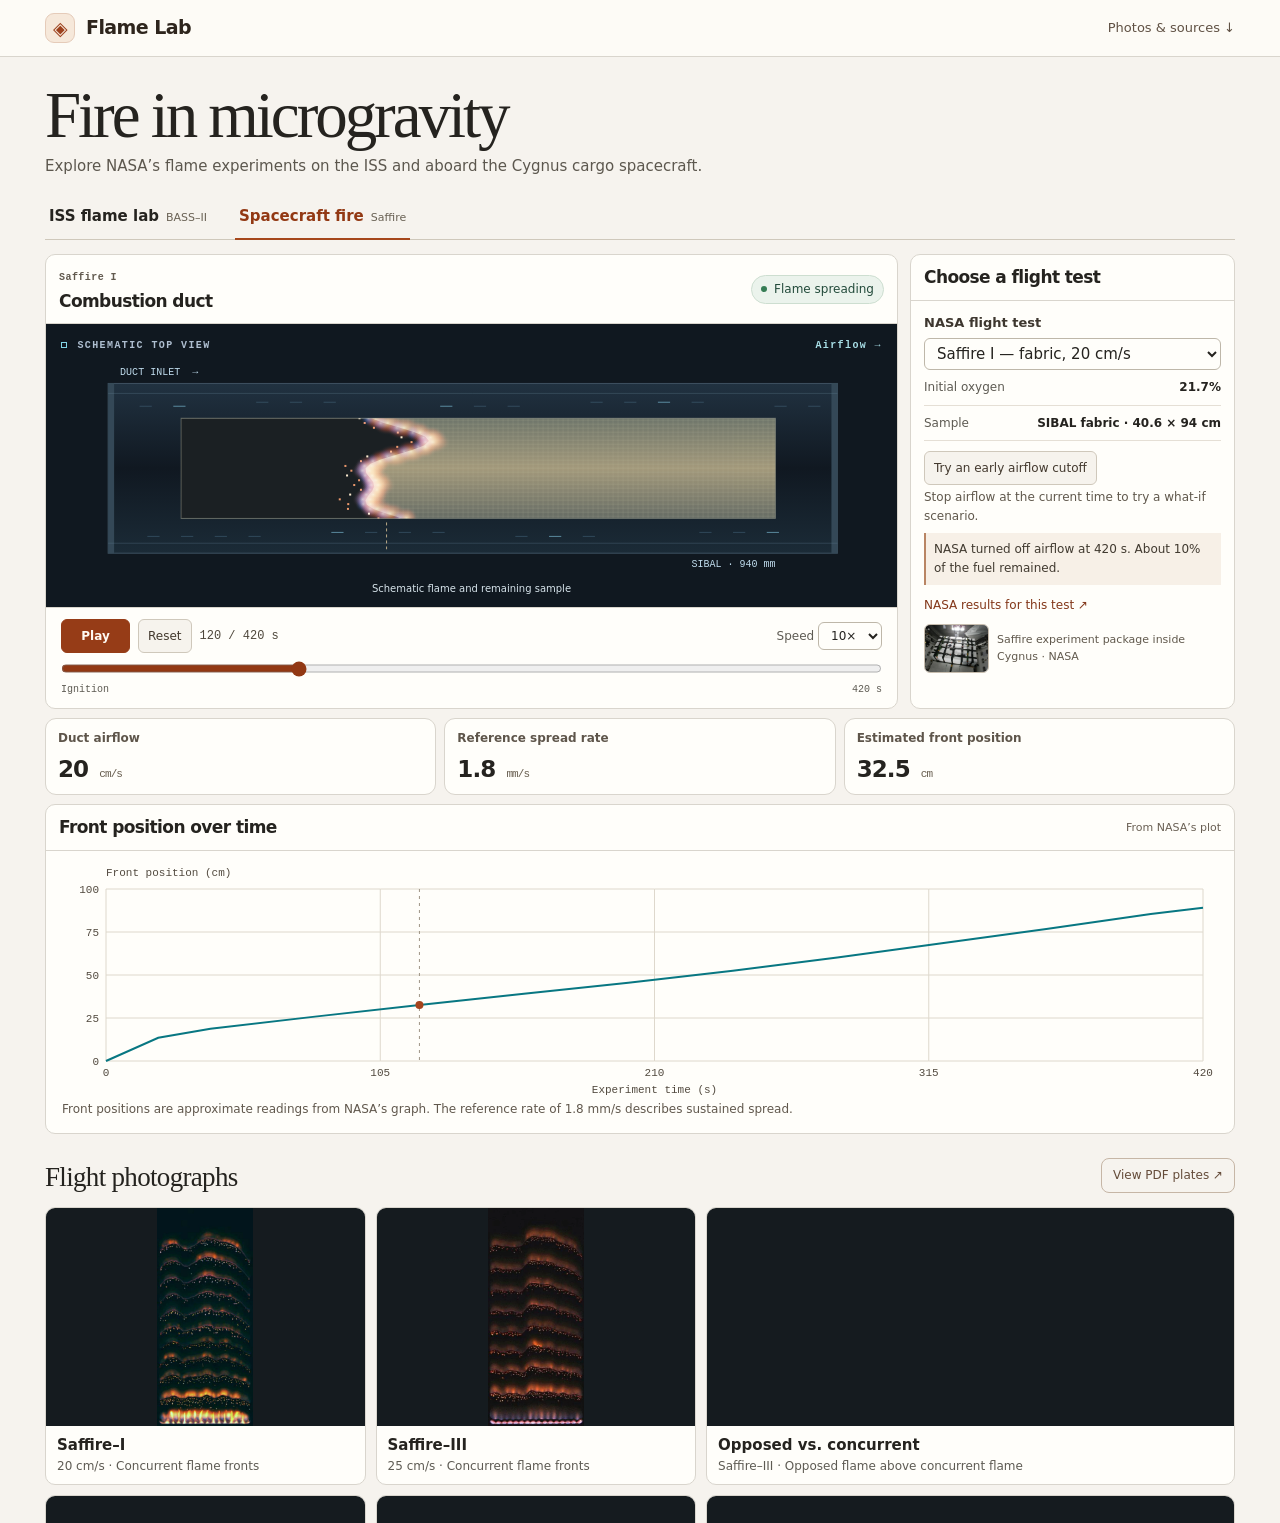
<file: AshkanAshkani/flame-lab/spacecraft.html>
<!doctype html>
<html lang="en">
<head><meta charset="utf-8"><title>Spacecraft fire — Flame Lab</title><meta http-equiv="refresh" content="0; url=./#spacecraft"></head>
<body><a href="./#spacecraft">Open the spacecraft fire simulator</a></body>
</html>
</file>
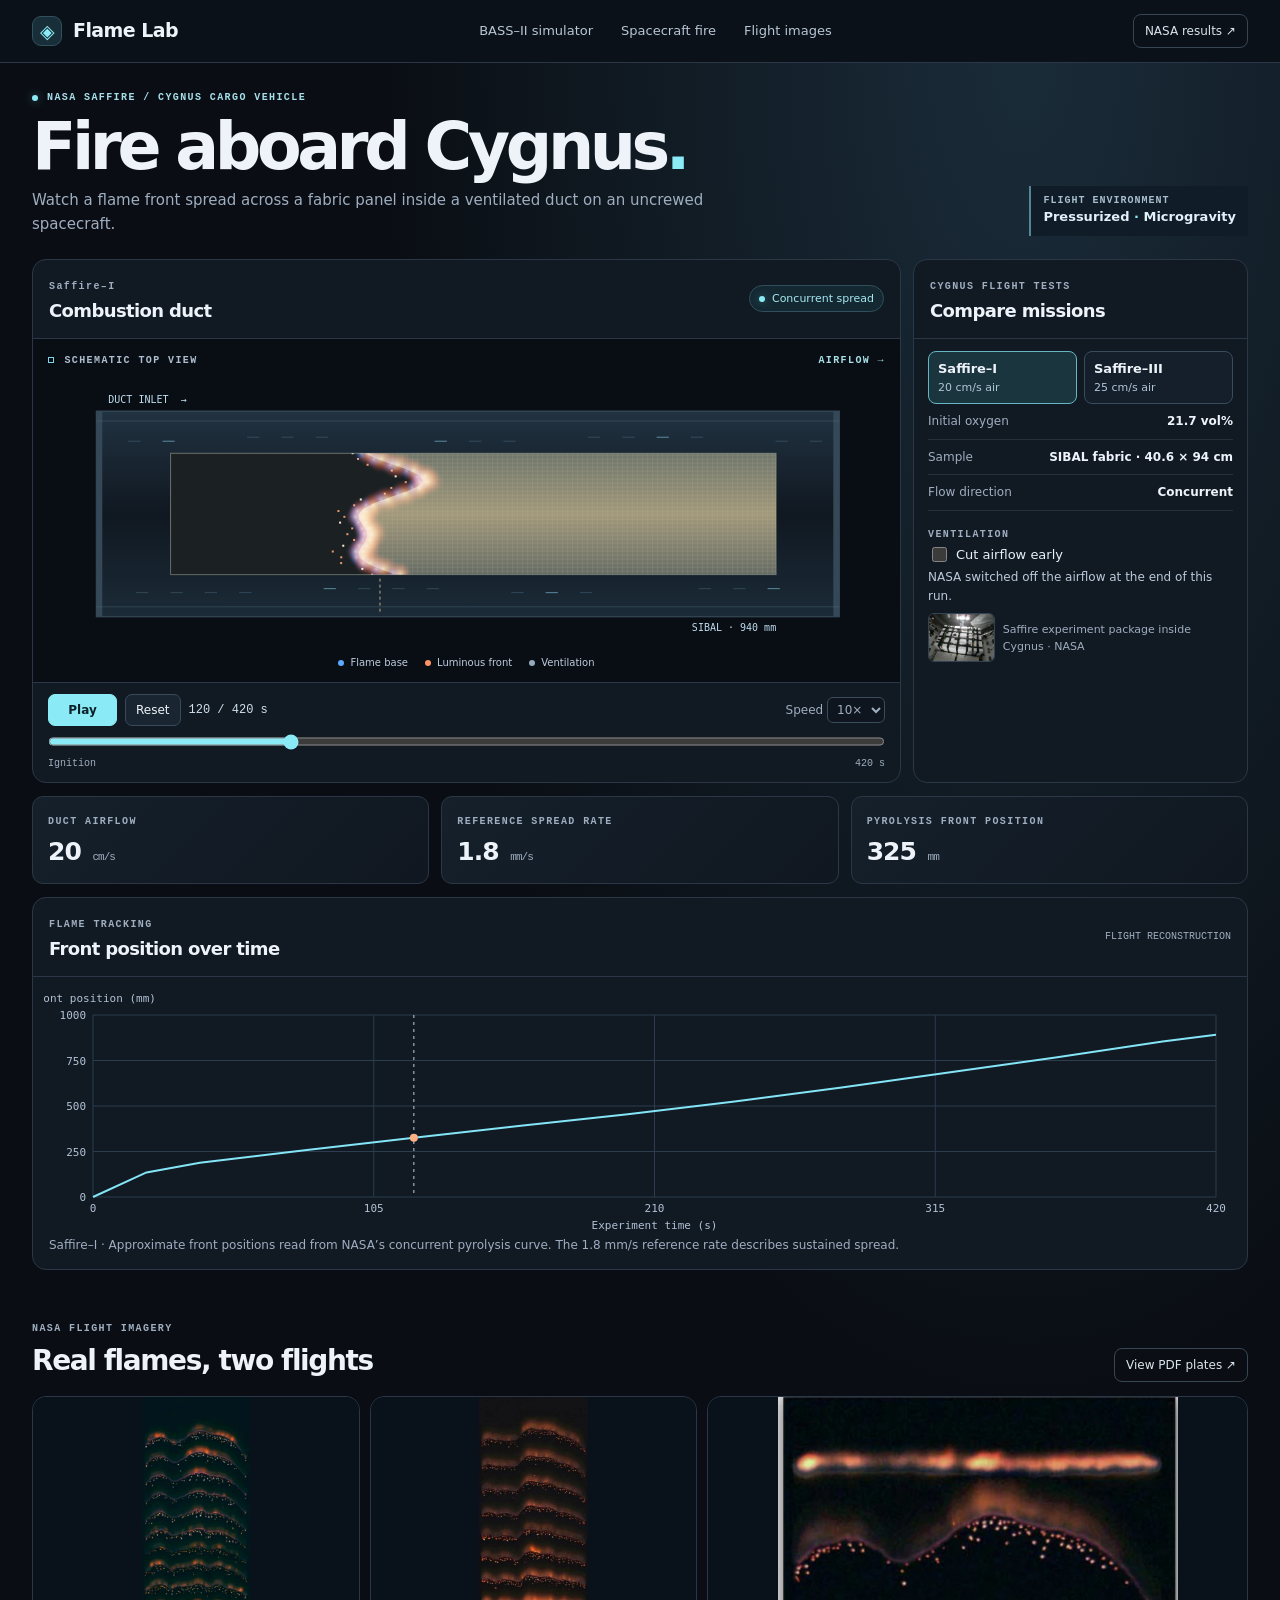
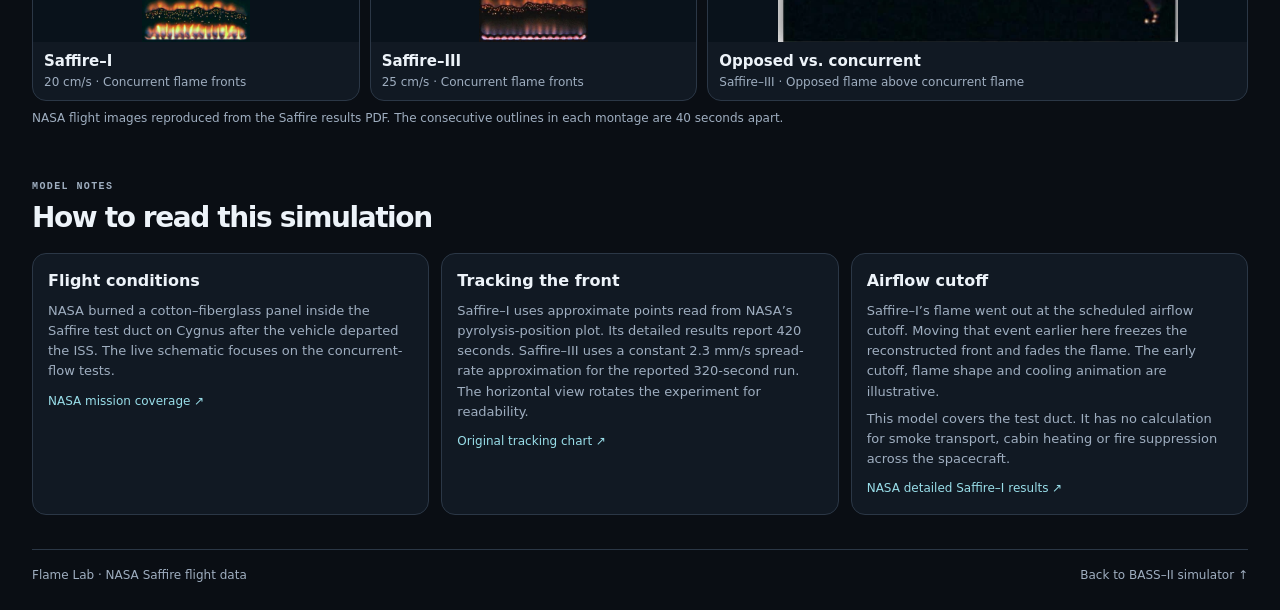
<file: AshkanAshkani/flame-lab/archive/v3/spacecraft.html>
<!doctype html>
<html lang="en">
<head>
<meta charset="utf-8">
<meta name="viewport" content="width=device-width, initial-scale=1">
<meta name="description" content="Compare NASA's Saffire I and III fire experiments aboard Cygnus and explore airflow cutoff in an interactive reconstruction.">
<title>Spacecraft fire — Flame Lab</title>
<link rel="stylesheet" href="style.css">
<link rel="stylesheet" href="spacecraft.css">
<script type="module" src="spacecraft.js"></script>
</head>
<body>
<header class="top"><div class="wrap bar">
<a class="brand" href="index.html"><span class="mark" aria-hidden="true">◈</span> Flame Lab</a>
<nav aria-label="Main navigation"><a href="index.html">BASS–II simulator</a><a href="spacecraft.html" aria-current="page">Spacecraft fire</a><a href="#flight-evidence">Flight images</a></nav>
<a class="report" href="https://ntrs.nasa.gov/api/citations/20180005168/downloads/20180005168.pdf#page=16">NASA results ↗</a>
</div></header>
<main class="wrap">
<section class="intro ship-intro"><div><div class="overline"><span></span> NASA SAFFIRE / CYGNUS CARGO VEHICLE</div><h1>Fire aboard Cygnus<span>.</span></h1><p>Watch a flame front spread across a fabric panel inside a ventilated duct on an uncrewed spacecraft.</p></div><div class="mission"><span>FLIGHT ENVIRONMENT</span><strong>Pressurized <i>·</i> Microgravity</strong></div></section>
<div class="ship-layout">
<section class="panel ship-chamber" aria-labelledby="ship-view-title">
<div class="panelhead"><div><span id="mission-label" class="eyebrow">SAFFIRE–I</span><h2 id="ship-view-title">Combustion duct</h2></div><span id="ship-phase" class="phase" role="status"></span></div>
<div class="ship-viewport">
<canvas id="ship-canvas" role="img" aria-label="Top view of a Cygnus experiment duct with a flame spreading along a rectangular fabric sample"></canvas>
<div class="viewport-top"><span><i></i> SCHEMATIC TOP VIEW</span><span id="ship-vent-indicator">AIRFLOW →</span></div>
<div class="viewport-bottom"><span><i class="blue"></i> Flame base</span><span><i class="warm"></i> Luminous front</span><span><i class="gas"></i> Ventilation</span></div>
</div>
<div class="transport">
<div class="transport-row"><button id="ship-play" class="primary" type="button">Play</button><button id="ship-reset" type="button" aria-label="Reset time and airflow">Reset</button><output id="ship-clock" for="ship-time"></output><label class="speed">Speed <select id="ship-speed"><option value="1">1×</option><option value="10" selected>10×</option><option value="20">20×</option><option value="40">40×</option></select></label></div>
<input id="ship-time" type="range" min="0" max="420" step="1" value="120" aria-label="Time in experiment"><div class="times"><span>Ignition</span><span id="ship-end">420 s</span></div>
</div>
</section>
<aside class="panel ship-config">
<div class="panelhead"><div><span class="eyebrow">CYGNUS FLIGHT TESTS</span><h2>Compare missions</h2></div></div>
<div class="ship-controls">
<div class="ship-missions" aria-label="Select flight experiment">
<button data-mission="first" aria-pressed="true"><strong>Saffire–I</strong><span>20 cm/s air</span></button>
<button data-mission="third" aria-pressed="false"><strong>Saffire–III</strong><span>25 cm/s air</span></button>
</div>
<dl class="params"><div><dt>Initial oxygen</dt><dd id="ship-oxygen"></dd></div><div><dt>Sample</dt><dd>SIBAL fabric · 40.6 × 94 cm</dd></div><div><dt>Flow direction</dt><dd>Concurrent</dd></div></dl>
<div class="scenario-control"><span class="eyebrow">VENTILATION</span><label class="air-control"><input type="checkbox" id="ship-cut"> Cut airflow early</label><p class="note" id="ship-air-note">Play or scrub to the end to see the run stop.</p></div>
<figure class="vehicle-photo"><img src="media/saffire/cygnus.webp" alt="Saffire experiment package secured inside the Cygnus spacecraft"><figcaption>Saffire experiment package inside Cygnus · NASA</figcaption></figure>
</div>
</aside>
</div>
<section class="readouts" aria-label="Spacecraft experiment metrics">
<div class="metric"><span>DUCT AIRFLOW</span><strong><b id="ship-flow"></b> <span>cm/s</span></strong></div>
<div class="metric"><span>REFERENCE SPREAD RATE</span><strong><b id="ship-rate"></b> <span>mm/s</span></strong></div>
<div class="metric"><span>PYROLYSIS FRONT POSITION</span><strong><b id="ship-position"></b> <span>mm</span></strong></div>
</section>
<section class="panel telemetry" aria-labelledby="ship-graph-title">
<div class="panelhead"><div><span class="eyebrow">FLAME TRACKING</span><h2 id="ship-graph-title">Front position over time</h2></div><span id="ship-model-label" class="model-label"></span></div>
<div class="plot"><canvas id="ship-plot" role="img" aria-label="Graph of the reconstructed pyrolysis front and replay time"></canvas></div>
<p class="caption" id="ship-chart-caption"></p>
</section>
<section id="flight-evidence" class="section">
<div class="section-head"><div><span class="eyebrow">NASA FLIGHT IMAGERY</span><h2>Real flames, two flights</h2></div><a class="report" href="https://ntrs.nasa.gov/api/citations/20180005168/downloads/20180005168.pdf#page=16">View PDF plates ↗</a></div>
<div class="ship-evidence">
<figure class="panel"><img loading="lazy" src="media/saffire/flight-i.webp" alt="Successive orange flame fronts from Saffire I moving up the swatch"><figcaption><strong>Saffire–I</strong><span>20 cm/s · Concurrent flame fronts</span></figcaption></figure>
<figure class="panel"><img loading="lazy" src="media/saffire/flight-iii.webp" alt="Successive orange flame fronts from Saffire III"><figcaption><strong>Saffire–III</strong><span>25 cm/s · Concurrent flame fronts</span></figcaption></figure>
<figure class="panel"><img loading="lazy" src="media/saffire/flow-comparison.webp" alt="Straight opposed-flow flame above an irregular arched concurrent flame"><figcaption><strong>Opposed vs. concurrent</strong><span>Saffire–III · Opposed flame above concurrent flame</span></figcaption></figure>
</div>
<p class="caption ship-credit">NASA flight images reproduced from the Saffire results PDF. The consecutive outlines in each montage are 40 seconds apart.</p>
</section>
<section class="section" aria-labelledby="ship-method"><div class="section-head"><div><span class="eyebrow">MODEL NOTES</span><h2 id="ship-method">How to read this simulation</h2></div></div>
<div class="method-grid ship-method">
<article class="panel method"><h3>Flight conditions</h3><p>NASA burned a cotton–fiberglass panel inside the Saffire test duct on Cygnus after the vehicle departed the ISS. The live schematic focuses on the concurrent-flow tests.</p><a href="https://www.nasa.gov/centers-and-facilities/glenn/nasa-ignites-fire-experiment-aboard-space-cargo-ship/">NASA mission coverage ↗</a></article>
<article class="panel method"><h3>Tracking the front</h3><p>Saffire–I uses approximate points read from NASA’s pyrolysis-position plot. Its detailed results report 420 seconds. Saffire–III uses a constant 2.3 mm/s spread-rate approximation for the reported 320-second run. The horizontal view rotates the experiment for readability.</p><a href="media/saffire/tracking.webp" target="_blank" rel="noopener">Original tracking chart ↗</a></article>
<article class="panel method"><h3>Airflow cutoff</h3><p>Saffire–I’s flame went out at the scheduled airflow cutoff. Moving that event earlier here freezes the reconstructed front and fades the flame. The early cutoff, flame shape and cooling animation are illustrative.</p><p>This model covers the test duct. It has no calculation for smoke transport, cabin heating or fire suppression across the spacecraft.</p><a href="https://ntrs.nasa.gov/api/citations/20170008805/downloads/20170008805.pdf#page=16">NASA detailed Saffire–I results ↗</a></article>
</div></section>
<footer><span>Flame Lab · NASA Saffire flight data</span><a href="index.html">Back to BASS–II simulator ↑</a></footer>
</main>
</body>
</html>
</file>
<file: frontend/styles.css>
/* =========================================================================
   FLAME IN FREEFALL // BLUEPRINT TELEMETRY DASHBOARD
   SpaceX Telemetry / Mission Control Obsidian Aesthetic
   Fonts: Inter & JetBrains Mono
   ========================================================================= */

@import url('https://fonts.googleapis.com/css2?family=Inter:wght@300;400;500;600;700&family=JetBrains+Mono:wght@400;500;600;700&display=swap');

:root {
  --bg-space: #05070B;
  --bg-card: rgba(10, 15, 26, 0.92);
  --bg-card-header: rgba(15, 23, 42, 0.95);
  --border-card: #1E293B;
  --border-card-hover: #334155;
  --border-focus: #38BDF8;

  --text-primary: #F1F5F9;
  --text-secondary: #94A3B8;
  --text-muted: #64748B;

  --color-go: #00E5FF;
  --color-caution: #FFB300;
  --color-nogo: #FF2A54;

  --node-var: #059669;
  --node-var-glow: rgba(16, 185, 129, 0.25);
  --node-sim: #1D4ED8;
  --node-sim-glow: rgba(59, 130, 246, 0.25);
  --node-graph: #0891B2;
  --node-graph-glow: rgba(6, 182, 212, 0.25);
  --node-prompt: #6D28D9;
  --node-prompt-glow: rgba(139, 92, 246, 0.25);
  --node-brief: #B45309;
  --node-brief-glow: rgba(245, 158, 11, 0.25);

  --wire-default: #38BDF8;
  --wire-glow: rgba(56, 189, 248, 0.5);

  --font-sans: 'Inter', -apple-system, BlinkMacSystemFont, sans-serif;
  --font-mono: 'JetBrains Mono', monospace;
}

* {
  box-sizing: border-box;
  margin: 0;
  padding: 0;
  user-select: none;
}

html,
body {
  width: 100%;
  height: 100%;
  overflow: hidden;
  background-color: var(--bg-space);
  color: var(--text-primary);
  font-family: var(--font-sans);
  font-size: 13px;
  line-height: 1.4;
  -webkit-font-smoothing: antialiased;
}

/* =========================================================================
   TOP BAR (Mission Control Telemetry Bar)
   ========================================================================= */

#top-bar,
.topbar {
  position: fixed;
  top: 0;
  left: 0;
  right: 0;
  width: 100%;
  height: 48px;
  background: rgba(5, 7, 11, 0.94);
  backdrop-filter: blur(12px);
  border-bottom: 1px solid var(--border-card);
  display: flex;
  align-items: center;
  justify-content: space-between;
  padding: 0 10px;
  box-sizing: border-box;
  z-index: 1000;
  overflow-x: auto;
  overflow-y: hidden;
  scrollbar-width: none;
  gap: 6px;
}

.brand-section,
.topbar-brand,
.topbar .brand-section {
  display: flex;
  align-items: center;
  gap: 10px;
  min-width: max-content;
  flex-shrink: 0;
}

.mission-indicator {
  width: 8px;
  height: 8px;
  border-radius: 50%;
  background: var(--color-go);
  box-shadow: 0 0 10px var(--color-go);
  animation: pulse-indicator 2s infinite ease-in-out;
}

@keyframes pulse-indicator {

  0%,
  100% {
    opacity: 1;
    transform: scale(1);
  }

  50% {
    opacity: 0.4;
    transform: scale(0.85);
  }
}

.brand-title {
  font-family: var(--font-mono);
  font-size: 12px;
  font-weight: 700;
  letter-spacing: 0.08em;
  color: #FFFFFF;
}

.brand-title span {
  color: var(--color-go);
}

.brand-subtitle {
  font-family: var(--font-mono);
  font-size: 10px;
  color: var(--text-muted);
  letter-spacing: 0.12em;
  text-transform: uppercase;
}

/* Add Node Dropdown */
.add-nodes-dropdown-wrap {
  position: relative;
  flex-shrink: 0;
}

.btn-add-node-toggle {
  background: rgba(0, 229, 255, 0.12);
  border: 1px solid var(--color-go);
  color: var(--color-go);
  font-weight: 700;
  box-shadow: 0 0 8px rgba(0, 229, 255, 0.2);
}

.btn-add-node-toggle:hover {
  background: rgba(0, 229, 255, 0.2);
  box-shadow: 0 0 12px rgba(0, 229, 255, 0.35);
}

.add-nodes-dropdown-menu {
  position: absolute;
  top: calc(100% + 6px);
  left: 0;
  background: #0B111E;
  border: 1px solid #334155;
  border-radius: 6px;
  box-shadow: 0 12px 35px rgba(0, 0, 0, 0.85);
  display: none;
  flex-direction: column;
  min-width: 250px;
  z-index: 2000;
  padding: 4px;
  backdrop-filter: blur(12px);
}

.add-nodes-dropdown-menu.open {
  display: flex;
}

.btn-add-node-item {
  background: transparent;
  border: none;
  color: var(--text-primary);
  font-family: var(--font-mono);
  font-size: 11px;
  padding: 6px 10px;
  border-radius: 4px;
  cursor: pointer;
  display: flex;
  align-items: center;
  gap: 8px;
  text-align: left;
  transition: all 0.12s ease;
}

.btn-add-node-item:hover {
  background: rgba(0, 229, 255, 0.12);
  color: var(--color-go);
}

.btn-add-node-item .item-desc {
  font-size: 9.5px;
  color: var(--text-muted);
  font-weight: 400;
}

.btn-add-node-item:hover .item-desc {
  color: rgba(255, 255, 255, 0.7);
}

.dot {
  width: 7px;
  height: 7px;
  border-radius: 50%;
  flex-shrink: 0;
}

.dot-var { background: #10B981; box-shadow: 0 0 6px #10B981; }
.dot-sim { background: #3B82F6; box-shadow: 0 0 6px #3B82F6; }
.dot-s2r { background: #06B6D4; box-shadow: 0 0 6px #06B6D4; }
.dot-graph { background: #0EA5E9; box-shadow: 0 0 6px #0EA5E9; }
.dot-table { background: #14B8A6; box-shadow: 0 0 6px #14B8A6; }
.dot-aidiff { background: #C026D3; box-shadow: 0 0 6px #C026D3; }
.dot-prompt { background: #8B5CF6; box-shadow: 0 0 6px #8B5CF6; }
.dot-note { background: #F59E0B; box-shadow: 0 0 6px #F59E0B; }

/* Theme and Lang buttons */
.btn-theme-toggle,
.btn-lang-toggle {
  font-weight: 700;
  letter-spacing: 0.04em;
}

.btn-theme-toggle:hover {
  border-color: #F59E0B;
  color: #F59E0B;
}

.btn-lang-toggle {
  min-width: 32px;
  justify-content: center;
}

.btn-lang-toggle:hover {
  border-color: var(--color-go);
  color: var(--color-go);
}

/* Top bar actions */
.actions-section {
  display: flex;
  align-items: center;
  gap: 4px;
  flex-shrink: 0;
}

.btn-bar {
  background: rgba(15, 23, 42, 0.8);
  border: 1px solid var(--border-card);
  color: var(--text-secondary);
  font-family: var(--font-mono);
  font-size: 10px;
  min-height: 34px;
  padding: 4px 10px;
  border-radius: 4px;
  cursor: pointer;
  display: inline-flex;
  align-items: center;
  justify-content: center;
  gap: 5px;
  white-space: nowrap;
  transition: all 0.15s ease;
  user-select: none;
  -webkit-user-select: none;
}

.btn-bar:hover {
  background: rgba(30, 41, 59, 0.9);
  color: var(--text-primary);
  border-color: var(--border-card-hover);
}

.btn-bar svg {
  width: 11px;
  height: 11px;
  fill: currentColor;
}

.connection-pill {
  font-family: var(--font-mono);
  font-size: 9.5px;
  letter-spacing: 0.04em;
  padding: 2.5px 6px;
  border-radius: 4px;
  background: rgba(0, 229, 255, 0.08);
  color: var(--color-go);
  border: 1px solid rgba(0, 229, 255, 0.25);
  display: flex;
  align-items: center;
  gap: 4px;
  white-space: nowrap;
  flex-shrink: 0;
}

.connection-dot {
  width: 6px;
  height: 6px;
  border-radius: 50%;
  background: var(--color-go);
}

/* =========================================================================
   CANVAS VIEWPORT & INFINITE GRID
   ========================================================================= */

#viewport,
#canvas-container,
.canvas-container {
  position: absolute;
  top: 48px;
  left: 0;
  right: 0;
  bottom: 0;
  width: 100%;
  height: calc(100vh - 48px);
  overflow: hidden;
  cursor: grab;
  background-color: var(--bg-space);
  background-image: radial-gradient(circle, rgba(255, 255, 255, 0.07) 1px, transparent 1px);
  background-size: 24px 24px;
  background-position: 0 0;
  display: block;
  touch-action: none;
  user-select: none;
  -webkit-user-select: none;
}

#viewport.panning {
  cursor: grabbing;
}

#canvas-world {
  position: absolute;
  top: 0;
  left: 0;
  width: 100%;
  height: 100%;
  transform-origin: 0 0;
  pointer-events: none;
  touch-action: none;
  user-select: none;
  -webkit-user-select: none;
  /* Let children handle pointer events */
}

/* SVG overlay for wires */
#wire-canvas {
  position: absolute;
  top: 0;
  left: 0;
  width: 10000px;
  height: 10000px;
  pointer-events: none;
  z-index: 10;
  overflow: visible;
}

.wire-path {
  fill: none;
  stroke: var(--wire-default);
  stroke-width: 2.2;
  filter: drop-shadow(0 0 5px var(--wire-glow));
  pointer-events: stroke;
  cursor: pointer;
  transition: stroke-width 0.15s ease, stroke 0.15s ease, filter 0.15s ease;
}

.wire-path:hover {
  stroke-width: 3.5;
  stroke: #FFFFFF;
}

.wire-path.selected {
  stroke: #00E5FF !important;
  stroke-width: 4.5px !important;
  filter: drop-shadow(0 0 10px #00E5FF) drop-shadow(0 0 18px rgba(0, 229, 255, 0.85)) !important;
}

/* Invisible 18px stroke hitbox for easy finger/mouse selection */
.wire-hitbox {
  fill: none;
  stroke: transparent;
  stroke-width: 18px;
  pointer-events: stroke;
  cursor: pointer;
  touch-action: none;
}

.wire-flow {
  fill: none;
  stroke: rgba(255, 255, 255, 0.7);
  stroke-width: 1.5;
  stroke-dasharray: 6, 8;
  animation: wire-data-flow 1.2s linear infinite;
  pointer-events: none;
}

@keyframes wire-data-flow {
  from {
    stroke-dashoffset: 28;
  }

  to {
    stroke-dashoffset: 0;
  }
}

.wire-drafting {
  fill: none;
  stroke: #00E5FF;
  stroke-width: 2.5;
  stroke-dasharray: 6, 4;
  filter: drop-shadow(0 0 6px rgba(0, 229, 255, 0.6));
  pointer-events: none;
}

body.theme-light .wire-drafting,
body.theme-light #draft-wire,
[data-theme="light"] .wire-drafting,
[data-theme="light"] #draft-wire {
  stroke: #0284C7 !important;
  stroke-width: 2.8 !important;
  stroke-dasharray: 6, 4 !important;
  filter: drop-shadow(0 2px 6px rgba(2, 132, 199, 0.5)) !important;
}

/* =========================================================================
   BLUEPRINT NODES (Base styling)
   ========================================================================= */

.bp-node,
.node {
  position: absolute;
  background: var(--bg-card);
  border: 1px solid var(--border-card);
  border-radius: 8px;
  box-shadow: 0 10px 30px rgba(0, 0, 0, 0.6), 0 0 1px rgba(255, 255, 255, 0.1);
  pointer-events: auto;
  z-index: 20;
  display: flex;
  flex-direction: column;
  min-width: 280px;
  box-sizing: border-box;
  overflow: hidden;
  transition: box-shadow 0.15s ease, border-color 0.15s ease;
}

.bp-node:hover,
.node:hover {
  border-color: var(--border-card-hover);
  box-shadow: 0 14px 40px rgba(0, 0, 0, 0.7), 0 0 2px rgba(255, 255, 255, 0.2);
}

.bp-node.selected,
.bp-node.node-selected,
.node.selected,
.node.node-selected {
  border-color: #00E5FF !important;
  box-shadow: 0 0 0 2px #00E5FF, 0 16px 45px rgba(0, 0, 0, 0.8), 0 0 24px rgba(0, 229, 255, 0.45) !important;
}

.node-header {
  height: 34px;
  flex-shrink: 0;
  padding: 0 8px;
  display: flex;
  align-items: center;
  justify-content: space-between;
  border-top-left-radius: 7px;
  border-top-right-radius: 7px;
  cursor: grab;
  border-bottom: 1px solid rgba(255, 255, 255, 0.08);
  touch-action: none;
  user-select: none;
  -webkit-user-select: none;
}

.node-header:active {
  cursor: grabbing;
}

.node-title-group {
  display: flex;
  align-items: center;
  flex: 1 1 auto;
  min-width: 0;
  padding-right: 6px;
}

.node-icon {
  width: 14px;
  height: 14px;
  display: flex;
  align-items: center;
  justify-content: center;
}

.node-icon svg {
  width: 13px;
  height: 13px;
  fill: #FFFFFF;
}

.node-title {
  display: -webkit-box;
  -webkit-box-orient: vertical;
  -webkit-line-clamp: 2;
  overflow: hidden;
  font-family: var(--font-mono);
  font-size: 11px;
  font-weight: 700;
  line-height: 1.2;
  letter-spacing: 0.06em;
  color: #FFFFFF;
  text-transform: uppercase;
}

.btn-node-close {
  background: transparent;
  border: none;
  color: rgba(255, 255, 255, 0.5);
  font-size: 16px;
  line-height: 1;
  width: 26px;
  height: 26px;
  min-width: 26px;
  min-height: 26px;
  border-radius: 4px;
  cursor: pointer;
  display: inline-flex;
  align-items: center;
  justify-content: center;
  transition: all 0.15s ease;
  touch-action: manipulation;
}

.btn-node-close:hover {
  background: rgba(255, 42, 84, 0.25);
  color: var(--color-nogo);
}

/* Node Header Tools (Scale & Color Switchers) */
.node-header-tools {
  display: flex;
  align-items: center;
  gap: 6px;
  flex-shrink: 0;
}

.node-scale-selector {
  display: flex;
  align-items: center;
  background: rgba(0, 0, 0, 0.45);
  border: 1px solid rgba(255, 255, 255, 0.15);
  border-radius: 4px;
  padding: 1px;
  gap: 2px;
}

.btn-node-scale {
  background: transparent;
  border: none;
  color: rgba(255, 255, 255, 0.65);
  font-family: var(--font-mono);
  font-size: 9px;
  font-weight: 700;
  padding: 3px 6px;
  min-height: 24px;
  min-width: 24px;
  border-radius: 3px;
  cursor: pointer;
  display: inline-flex;
  align-items: center;
  justify-content: center;
  line-height: 1.1;
  transition: all 0.12s ease;
  touch-action: manipulation;
}

.btn-node-scale:hover,
.node-scale-btn:hover {
  color: #FFFFFF;
  background: rgba(255, 255, 255, 0.15);
}

.btn-node-scale.active,
.node-scale-btn.active {
  background: #FFFFFF !important;
  color: #0F172A !important;
  font-weight: 800 !important;
  box-shadow: 0 1px 3px rgba(0, 0, 0, 0.4);
}

.node-type-aidiff .btn-node-scale.active,
.node-type-aidiff .node-scale-btn.active,
.node-type-brief .btn-node-scale.active,
.node-type-brief .node-scale-btn.active {
  background: #FFFFFF !important;
  color: #090D16 !important;
  font-weight: 800 !important;
  box-shadow: 0 1px 4px rgba(0, 0, 0, 0.5);
}

.node-color-palette {
  display: flex;
  align-items: center;
  gap: 3.5px;
  background: rgba(0, 0, 0, 0.4);
  border: 1px solid rgba(255, 255, 255, 0.12);
  padding: 2px 5px;
  border-radius: 12px;
}

.node-color-dot {
  position: relative;
  width: 10px;
  height: 10px;
  border-radius: 50%;
  border: 1px solid rgba(0, 0, 0, 0.5);
  cursor: pointer;
  padding: 0;
  outline: none;
  transition: transform 0.12s ease, box-shadow 0.12s ease;
  touch-action: manipulation;
}

.node-color-dot::after {
  content: '';
  position: absolute;
  top: 50%;
  left: 50%;
  transform: translate(-50%, -50%);
  width: 28px;
  height: 28px;
  cursor: pointer;
}

.node-color-dot:hover {
  transform: scale(1.25);
}

.node-color-dot.active {
  transform: scale(1.35);
  border-color: #FFFFFF;
  box-shadow: 0 0 6px currentColor;
}

.node-color-dot.color-default { background: #64748B; color: #64748B; }
.node-color-dot.color-cyan { background: #00E5FF; color: #00E5FF; }
.node-color-dot.color-amber { background: #F59E0B; color: #F59E0B; }
.node-color-dot.color-emerald { background: #10B981; color: #10B981; }
.node-color-dot.color-rose { background: #F43F5E; color: #F43F5E; }
.node-color-dot.color-violet { background: #8B5CF6; color: #8B5CF6; }

/* Dynamic Node Scaling */
.bp-node {
  --node-scale: 1;
}

.bp-node[data-node-scale="1.5"] {
  --node-scale: 1.5;
  font-size: 13.5px;
}

.bp-node[data-node-scale="2"] {
  --node-scale: 2;
  font-size: 15px;
}

.bp-node[data-node-scale="1.5"] .node-header {
  height: 40px;
}

.bp-node[data-node-scale="2"] .node-header {
  height: 46px;
}

.bp-node[data-node-scale="1.5"] .node-title {
  font-size: 12.5px;
}

.bp-node[data-node-scale="2"] .node-title {
  font-size: 14.5px;
}

.bp-node[data-node-scale="1.5"] .node-body {
  padding: 15px;
  gap: 13px;
}

.bp-node[data-node-scale="2"] .node-body {
  padding: 18px;
  gap: 16px;
}

/* Branch Grouping by Node Accent Color */
.bp-node[data-accent-color="cyan"] {
  border-color: #00E5FF !important;
  box-shadow: 0 0 20px rgba(0, 229, 255, 0.28) !important;
}
.bp-node[data-accent-color="cyan"] .node-header {
  border-bottom-color: rgba(0, 229, 255, 0.5) !important;
}

.bp-node[data-accent-color="amber"] {
  border-color: #F59E0B !important;
  box-shadow: 0 0 20px rgba(245, 158, 11, 0.28) !important;
}
.bp-node[data-accent-color="amber"] .node-header {
  border-bottom-color: rgba(245, 158, 11, 0.5) !important;
}

.bp-node[data-accent-color="emerald"] {
  border-color: #10B981 !important;
  box-shadow: 0 0 20px rgba(16, 185, 129, 0.28) !important;
}
.bp-node[data-accent-color="emerald"] .node-header {
  border-bottom-color: rgba(16, 185, 129, 0.5) !important;
}

.bp-node[data-accent-color="rose"] {
  border-color: #F43F5E !important;
  box-shadow: 0 0 20px rgba(244, 63, 94, 0.28) !important;
}
.bp-node[data-accent-color="rose"] .node-header {
  border-bottom-color: rgba(244, 63, 94, 0.5) !important;
}

.bp-node[data-accent-color="violet"] {
  border-color: #8B5CF6 !important;
  box-shadow: 0 0 20px rgba(139, 92, 246, 0.28) !important;
}
.bp-node[data-accent-color="violet"] .node-header {
  border-bottom-color: rgba(139, 92, 246, 0.5) !important;
}

/* Wires by Accent Color */
.wire-path.wire-accent-cyan { stroke: #00E5FF; }
.wire-flow.wire-flow-accent-cyan { stroke: #CFFAFE; }

.wire-path.wire-accent-amber { stroke: #F59E0B; }
.wire-flow.wire-flow-accent-amber { stroke: #FEF3C7; }

.wire-path.wire-accent-emerald { stroke: #10B981; }
.wire-flow.wire-flow-accent-emerald { stroke: #D1FAE5; }

.wire-path.wire-accent-rose { stroke: #F43F5E; }
.wire-flow.wire-flow-accent-rose { stroke: #FFE4E6; }

.wire-path.wire-accent-violet { stroke: #8B5CF6; }
.wire-flow.wire-flow-accent-violet { stroke: #EDE9FE; }

/* Node header accent gradients (Unreal Engine Blueprint style) */
.node-type-variable .node-header {
  background: linear-gradient(90deg, #065f46, var(--node-var));
}

.node-type-sim .node-header {
  background: linear-gradient(90deg, #1e40af, var(--node-sim));
}

.node-type-graph .node-header {
  background: linear-gradient(90deg, #155e75, var(--node-graph));
}

.node-type-prompt .node-header {
  background: linear-gradient(90deg, #5b21b6, var(--node-prompt));
}

.node-type-brief .node-header {
  background: linear-gradient(90deg, #92400e, var(--node-brief));
}

.node-type-note .node-header {
  background: linear-gradient(90deg, #991B1B, #D97706);
}

.node-type-simtoreal .node-header {
  background: linear-gradient(90deg, #047857, #06B6D4);
}

.node-type-table .node-header {
  background: linear-gradient(90deg, #0e7490, #0284c7);
}

.node-type-aidiff .node-header {
  background: linear-gradient(90deg, #6d28d9, #c026d3);
}

/* Node Card Resizing Handle (2D Free Resizer) */
.node-resizer,
.node-resize-handle {
  position: absolute;
  right: 0;
  bottom: 0;
  width: 18px;
  height: 18px;
  cursor: nwse-resize;
  z-index: 50;
  border-bottom-right-radius: 7px;
  background: linear-gradient(135deg, transparent 40%, rgba(148, 163, 184, 0.4) 40%, rgba(148, 163, 184, 0.4) 50%, transparent 50%, transparent 70%, rgba(148, 163, 184, 0.8) 70%, rgba(148, 163, 184, 0.8) 80%, transparent 80%);
  transition: background 0.15s ease, opacity 0.15s ease;
  opacity: 0.7;
  touch-action: none;
}

.node-resizer::after,
.node-resize-handle::after {
  content: '';
  position: absolute;
  right: 0;
  bottom: 0;
  width: 40px;
  height: 40px;
  z-index: 52;
  cursor: nwse-resize;
  touch-action: none;
}

.bp-node:hover .node-resizer,
.bp-node:hover .node-resize-handle {
  opacity: 1;
}

.node-resizer:hover,
.node-resize-handle:hover,
.node-resizer.resizing,
.node-resize-handle.resizing {
  opacity: 1;
  background: linear-gradient(135deg, transparent 40%, var(--color-go) 40%, var(--color-go) 50%, transparent 50%, transparent 70%, var(--color-go) 70%, var(--color-go) 80%, transparent 80%);
  filter: drop-shadow(0 0 6px var(--color-go));
}

.node-body {
  padding: 12px;
  display: flex;
  flex-direction: column;
  gap: 10px;
  flex: 1 1 auto;
  min-height: 0;
  overflow-y: auto;
  overflow-x: hidden;
  box-sizing: border-box;
}

/* Ports / Pins */
.node-ports-bar {
  display: flex;
  flex-shrink: 0;
  justify-content: space-between;
  align-items: center;
  padding: 4px 12px;
  background: rgba(15, 23, 42, 0.4);
  border-bottom: 1px solid rgba(255, 255, 255, 0.04);
}

.pin {
  display: flex;
  align-items: center;
  gap: 6px;
  cursor: pointer;
  position: relative;
  font-family: var(--font-mono);
  font-size: 10px;
  color: var(--text-muted);
  transition: color 0.15s ease;
  touch-action: none;
  user-select: none;
  -webkit-user-select: none;
}

.pin::after {
  content: '';
  position: absolute;
  top: 50%;
  left: 50%;
  transform: translate(-50%, -50%);
  width: 40px;
  height: 40px;
  z-index: 15;
  cursor: pointer;
  touch-action: none;
}

.pin:hover {
  color: #FFFFFF;
}

.pin-in {
  margin-left: -6px;
}

.pin-out {
  margin-right: -6px;
  margin-left: auto;
}

.pin-socket {
  width: 11px;
  height: 11px;
  border-radius: 50%;
  border: 2px solid var(--wire-default);
  background: var(--bg-space);
  transition: all 0.15s ease;
}

.pin:hover .pin-socket {
  transform: scale(1.25);
  background: var(--wire-default);
  box-shadow: 0 0 8px var(--wire-glow);
}

.pin.connected .pin-socket {
  background: var(--wire-default);
  box-shadow: 0 0 6px var(--wire-glow);
}

/* TAP-TO-CONNECT ACTIVE PIN HIGHLIGHT */
.pin.pin-selected {
  color: #00E5FF !important;
  font-weight: 700;
}

.pin.pin-selected .pin-socket {
  background: #00E5FF !important;
  border-color: #FFFFFF !important;
  box-shadow: 0 0 10px #00E5FF, 0 0 20px rgba(0, 229, 255, 0.8) !important;
  transform: scale(1.4) !important;
  animation: pinSelectedPulse 1.2s infinite ease-in-out;
}

@keyframes pinSelectedPulse {
  0% { transform: scale(1.25); box-shadow: 0 0 8px #00E5FF; }
  50% { transform: scale(1.5); box-shadow: 0 0 16px #00E5FF, 0 0 24px rgba(0, 229, 255, 0.9); }
  100% { transform: scale(1.25); box-shadow: 0 0 8px #00E5FF; }
}

body.theme-light .pin.pin-selected,
[data-theme="light"] .pin.pin-selected {
  color: #0284C7 !important;
}

body.theme-light .pin.pin-selected .pin-socket,
[data-theme="light"] .pin.pin-selected .pin-socket {
  background: #0284C7 !important;
  border-color: #0F172A !important;
  box-shadow: 0 0 10px #0284C7, 0 0 20px rgba(2, 132, 199, 0.8) !important;
}

/* =========================================================================
   NODE 1: VARIABLE / PARAMETER
   ========================================================================= */

.node-type-variable {
  width: 320px;
}

.form-row {
  display: flex;
  flex-direction: column;
  gap: 4px;
}

.form-label-row {
  display: flex;
  justify-content: space-between;
  align-items: center;
  font-size: 11px;
  font-family: var(--font-mono);
  color: var(--text-secondary);
}

.form-val-display {
  color: var(--color-go);
  font-weight: 600;
}

.input-slider-row {
  display: flex;
  align-items: center;
  gap: 8px;
}

input[type="range"] {
  flex: 1;
  -webkit-appearance: none;
  appearance: none;
  height: 8px;
  border-radius: 4px;
  background: #1E293B;
  outline: none;
  touch-action: pan-y;
  cursor: pointer;
}

input[type="range"]::-webkit-slider-thumb {
  -webkit-appearance: none;
  appearance: none;
  width: 24px;
  height: 24px;
  border-radius: 50%;
  background: var(--color-go);
  border: 2px solid #FFFFFF;
  cursor: pointer;
  box-shadow: 0 0 8px rgba(0, 229, 255, 0.6);
  transition: transform 0.1s ease;
}

input[type="range"]::-moz-range-thumb {
  width: 24px;
  height: 24px;
  border-radius: 50%;
  background: var(--color-go);
  border: 2px solid #FFFFFF;
  cursor: pointer;
  box-shadow: 0 0 8px rgba(0, 229, 255, 0.6);
  transition: transform 0.1s ease;
}

input[type="range"]::-webkit-slider-thumb:hover,
input[type="range"]::-webkit-slider-thumb:active {
  transform: scale(1.15);
}

input[type="number"],
select {
  background: rgba(15, 23, 42, 0.8);
  border: 1px solid var(--border-card);
  color: var(--text-primary);
  font-family: var(--font-mono);
  font-size: 11px;
  padding: 4px 6px;
  border-radius: 4px;
  outline: none;
  transition: border-color 0.15s ease;
}

input[type="number"]:focus,
select:focus {
  border-color: var(--border-focus);
}

.input-num-sm {
  width: 58px;
  text-align: right;
}

select {
  width: 100%;
  cursor: pointer;
}

/* =========================================================================
   NODE 2: SIM (Spacecraft Cutaway & Verdict)
   ========================================================================= */

.node-type-sim {
  width: 460px;
}

.cutaway-canvas-container {
  width: 100%;
  height: 230px;
  background: #030509;
  border-radius: 6px;
  border: 1px solid rgba(255, 255, 255, 0.08);
  overflow: hidden;
  position: relative;
}

.cutaway-canvas-container canvas,
#cutaway-canvas {
  width: 100%;
  height: 100%;
  display: block;
}

.sim-hud-overlay {
  position: absolute;
  top: 8px;
  left: 8px;
  right: 8px;
  display: flex;
  justify-content: space-between;
  align-items: flex-start;
  pointer-events: none;
}

.hud-pill {
  font-family: var(--font-mono);
  font-size: 9px;
  letter-spacing: 0.05em;
  padding: 2px 6px;
  border-radius: 3px;
  background: rgba(5, 7, 11, 0.8);
  backdrop-filter: blur(4px);
  border: 1px solid rgba(255, 255, 255, 0.1);
  color: var(--text-secondary);
}

.hud-pill b {
  color: #FFFFFF;
}

/* Verdict box */
.verdict-box {
  background: rgba(15, 23, 42, 0.7);
  border: 1px solid var(--border-card);
  border-radius: 6px;
  padding: 10px;
  display: flex;
  flex-direction: column;
  gap: 8px;
}

.verdict-header-row {
  display: flex;
  justify-content: space-between;
  align-items: center;
}

.flight-status-badge {
  font-family: var(--font-mono);
  font-size: 13px;
  font-weight: 700;
  letter-spacing: 0.08em;
  padding: 3px 10px;
  border-radius: 4px;
  text-transform: uppercase;
}

.status-go {
  background: rgba(0, 229, 255, 0.15);
  color: var(--color-go);
  border: 1px solid rgba(0, 229, 255, 0.4);
  box-shadow: 0 0 10px rgba(0, 229, 255, 0.2);
}

.status-caution {
  background: rgba(255, 179, 0, 0.15);
  color: var(--color-caution);
  border: 1px solid rgba(255, 179, 0, 0.4);
  box-shadow: 0 0 10px rgba(255, 179, 0, 0.2);
}

.status-nogo {
  background: rgba(255, 42, 84, 0.18);
  color: var(--color-nogo);
  border: 1px solid rgba(255, 42, 84, 0.45);
  box-shadow: 0 0 12px rgba(255, 42, 84, 0.3);
}

.metrics-row {
  display: grid;
  grid-template-columns: 1fr 1fr 1fr;
  gap: 6px;
  font-family: var(--font-mono);
}

.metric-cell {
  background: rgba(5, 7, 11, 0.6);
  border: 1px solid rgba(255, 255, 255, 0.05);
  border-radius: 4px;
  padding: 4px 6px;
  text-align: center;
}

.metric-label {
  font-size: 9px;
  color: var(--text-muted);
  text-transform: uppercase;
}

.metric-val {
  font-size: 12px;
  font-weight: 700;
  color: #FFFFFF;
}

.objective-reasons-list {
  list-style: none;
  display: flex;
  flex-direction: column;
  gap: 4px;
  font-size: 11px;
  color: var(--text-secondary);
}

.objective-reasons-list li {
  position: relative;
  padding-left: 12px;
  line-height: 1.35;
}

.objective-reasons-list li::before {
  content: '▸';
  position: absolute;
  left: 0;
  color: var(--color-go);
}

.benchmark-card {
  background: rgba(5, 7, 11, 0.7);
  border: 1px dashed rgba(255, 255, 255, 0.12);
  border-radius: 5px;
  padding: 6px 8px;
  font-family: var(--font-mono);
  font-size: 10px;
  display: flex;
  flex-direction: column;
  gap: 2px;
}

.bench-header {
  display: flex;
  justify-content: space-between;
  color: var(--text-muted);
}

.bench-link {
  color: var(--color-go);
  text-decoration: none;
  font-weight: 600;
  display: inline-flex;
  align-items: center;
  gap: 4px;
}

.bench-link:hover {
  text-decoration: underline;
}

/* =========================================================================
   NODE 3: GRAPH (Time Telemetry Curve)
   ========================================================================= */

.node-type-graph {
  width: 460px;
}

.graph-header-controls {
  display: flex;
  justify-content: space-between;
  align-items: center;
  gap: 6px;
  margin-bottom: 6px;
  flex-wrap: wrap;
}

.graph-view-tabs {
  display: flex;
  gap: 3px;
  background: rgba(11, 17, 30, 0.7);
  border: 1px solid var(--border-card);
  border-radius: 4px;
  padding: 2px;
}

.btn-graph-tab {
  background: transparent;
  border: none;
  border-radius: 3px;
  color: var(--text-muted);
  font-family: var(--font-mono);
  font-size: 8.5px;
  font-weight: 600;
  padding: 2px 7px;
  cursor: pointer;
  transition: all 0.15s ease;
  white-space: nowrap;
}

.btn-graph-tab:hover {
  color: var(--text-primary);
}

.btn-graph-tab.active {
  background: rgba(0, 229, 255, 0.18);
  color: #00E5FF;
  box-shadow: 0 0 6px rgba(0, 229, 255, 0.25);
}

.graph-channel-select-wrap {
  flex: 1;
  min-width: 180px;
}

.graph-controls-row {
  display: flex;
  justify-content: space-between;
  align-items: center;
  gap: 8px;
}

.graph-canvas-container {
  width: 100%;
  height: 205px;
  background: #030509;
  border-radius: 6px;
  border: 1px solid rgba(255, 255, 255, 0.08);
  position: relative;
}

.graph-canvas-container canvas,
#telemetry-graph-canvas {
  width: 100%;
  height: 100%;
  display: block;
}

.graph-table-container {
  width: 100%;
  height: 205px;
  background: #030509;
  border-radius: 6px;
  border: 1px solid rgba(255, 255, 255, 0.08);
  overflow-y: auto;
  overflow-x: auto;
  position: relative;
  scrollbar-width: thin;
}

.psi-table {
  width: 100%;
  border-collapse: collapse;
  font-family: var(--font-mono);
  font-size: 9px;
}

.psi-table th {
  position: sticky;
  top: 0;
  background: #0B111E;
  color: #00E5FF;
  padding: 5px 6px;
  text-align: left;
  border-bottom: 1px solid #1E293B;
  font-weight: 700;
  white-space: nowrap;
  z-index: 2;
  font-size: 8.5px;
  letter-spacing: 0.04em;
}

.psi-table td {
  padding: 4px 6px;
  border-bottom: 1px solid rgba(255, 255, 255, 0.04);
  white-space: nowrap;
  color: var(--text-secondary);
}

.psi-table tr:hover td {
  background: rgba(0, 229, 255, 0.08);
  color: #FFFFFF;
  cursor: pointer;
}

.psi-table tr.active-psi-row td {
  background: rgba(0, 229, 255, 0.18) !important;
  color: #00E5FF !important;
  font-weight: 700;
  border-top: 1px solid rgba(0, 229, 255, 0.4);
  border-bottom: 1px solid rgba(0, 229, 255, 0.4);
}

.psi-outcome-tag {
  font-size: 8px;
  padding: 1px 4px;
  border-radius: 3px;
  font-weight: 700;
  text-transform: uppercase;
  display: inline-block;
}

.outcome-extinction,
.outcome-safe {
  background: rgba(16, 185, 129, 0.18);
  color: #10B981;
  border: 1px solid rgba(16, 185, 129, 0.4);
}

.outcome-cool,
.outcome-cool-flame {
  background: rgba(56, 189, 248, 0.18);
  color: #38BDF8;
  border: 1px solid rgba(56, 189, 248, 0.4);
}

.outcome-flame,
.outcome-nominal,
.outcome-steady {
  background: rgba(245, 158, 11, 0.18);
  color: #F59E0B;
  border: 1px solid rgba(245, 158, 11, 0.4);
}

.outcome-blast,
.outcome-breach,
.outcome-critical {
  background: rgba(239, 68, 68, 0.18);
  color: #EF4444;
  border: 1px solid rgba(239, 68, 68, 0.4);
}

.graph-tooltip {
  position: absolute;
  pointer-events: none;
  background: rgba(5, 7, 11, 0.95);
  border: 1px solid var(--border-focus);
  border-radius: 4px;
  padding: 3px 6px;
  font-family: var(--font-mono);
  font-size: 10px;
  color: #FFFFFF;
  box-shadow: 0 4px 12px rgba(0, 0, 0, 0.6);
  display: none;
  z-index: 50;
  white-space: nowrap;
}

/* =========================================================================
   NODE 4: PROMPT (AI Safety Engineer) & AI SAFETY BRIEF
   ========================================================================= */

.node-type-prompt {
  width: 380px;
}

.prompt-textarea {
  width: 100%;
  min-height: 64px;
  background: rgba(15, 23, 42, 0.8);
  border: 1px solid var(--border-card);
  color: var(--text-primary);
  font-family: var(--font-sans);
  font-size: 12px;
  padding: 8px;
  border-radius: 5px;
  outline: none;
  resize: vertical;
  line-height: 1.4;
  user-select: text;
}

.prompt-textarea:focus {
  border-color: var(--node-prompt);
  box-shadow: 0 0 8px var(--node-prompt-glow);
}

.quick-prompts-group {
  display: flex;
  flex-direction: column;
  gap: 4px;
}

.quick-prompts-title {
  font-size: 10px;
  font-family: var(--font-mono);
  color: var(--text-muted);
  text-transform: uppercase;
}

.btn-quick-prompt {
  background: rgba(15, 23, 42, 0.6);
  border: 1px solid rgba(255, 255, 255, 0.06);
  color: var(--text-secondary);
  font-size: 11px;
  text-align: left;
  padding: 4px 8px;
  border-radius: 4px;
  cursor: pointer;
  transition: all 0.15s ease;
}

.btn-quick-prompt:hover {
  background: rgba(109, 40, 217, 0.18);
  color: #FFFFFF;
  border-color: rgba(139, 92, 246, 0.35);
}

.btn-execute-prompt {
  background: linear-gradient(90deg, #6D28D9, #8B5CF6);
  border: none;
  color: #FFFFFF;
  font-family: var(--font-mono);
  font-size: 11px;
  font-weight: 700;
  letter-spacing: 0.06em;
  padding: 8px 12px;
  border-radius: 5px;
  cursor: pointer;
  display: flex;
  align-items: center;
  justify-content: center;
  gap: 8px;
  transition: all 0.15s ease;
  box-shadow: 0 4px 14px rgba(109, 40, 217, 0.4);
}

.btn-execute-prompt:hover {
  filter: brightness(1.15);
  box-shadow: 0 6px 18px rgba(109, 40, 217, 0.6);
}

.btn-execute-prompt:disabled {
  opacity: 0.6;
  cursor: not-allowed;
  filter: grayscale(0.5);
}

/* AI Safety Brief Node */
.node-type-brief {
  width: 440px;
}

.brief-content {
  background: rgba(5, 7, 11, 0.7);
  border: 1px solid rgba(255, 255, 255, 0.06);
  border-radius: 5px;
  padding: 10px;
  font-size: 11px;
  line-height: 1.5;
  color: var(--text-secondary);
  max-height: 380px;
  overflow-y: auto;
  user-select: text;
}

.brief-content h3 {
  font-family: var(--font-mono);
  font-size: 11px;
  color: #FFFFFF;
  margin: 10px 0 4px 0;
  text-transform: uppercase;
  letter-spacing: 0.05em;
  border-bottom: 1px solid rgba(255, 255, 255, 0.08);
  padding-bottom: 2px;
}

.brief-content h3:first-child {
  margin-top: 0;
}

.brief-content ul {
  list-style: none;
  padding-left: 0;
}

.brief-content li {
  margin-bottom: 4px;
}

.badge-nasa {
  display: inline-flex;
  align-items: center;
  gap: 4px;
  background: rgba(0, 229, 255, 0.12);
  color: var(--color-go);
  border: 1px solid rgba(0, 229, 255, 0.35);
  padding: 2px 6px;
  border-radius: 3px;
  font-family: var(--font-mono);
  font-size: 9px;
  font-weight: 700;
  letter-spacing: 0.04em;
  margin: 2px 0;
  text-decoration: none;
}

.badge-nasa:hover {
  background: rgba(0, 229, 255, 0.22);
}

.badge-theory {
  display: inline-flex;
  align-items: center;
  background: rgba(245, 158, 11, 0.15);
  color: var(--color-caution);
  border: 1px solid rgba(245, 158, 11, 0.35);
  padding: 2px 6px;
  border-radius: 3px;
  font-family: var(--font-mono);
  font-size: 9px;
  font-weight: 700;
  letter-spacing: 0.04em;
  margin: 2px 0;
}

/* =========================================================================
   NOTE AI // JARVIS ARCHITECT NODE
   ========================================================================= */

.node-type-note {
  width: 380px;
}

.note-input-container {
  display: flex;
  flex-direction: column;
  gap: 8px;
}

.note-textarea {
  width: 100%;
  min-height: 85px;
  background: rgba(5, 7, 11, 0.7);
  border: 1px solid var(--border-card);
  border-radius: 5px;
  padding: 8px 10px;
  color: var(--text-primary);
  font-family: var(--font-sans);
  font-size: 12px;
  line-height: 1.45;
  resize: vertical;
  outline: none;
  transition: border-color 0.15s ease;
}

.note-textarea:focus {
  border-color: #F59E0B;
}

.note-actions-row {
  display: flex;
  align-items: center;
  justify-content: space-between;
  gap: 8px;
}

.btn-voice-input {
  background: rgba(15, 23, 42, 0.9);
  border: 1px solid #334155;
  color: #E2E8F0;
  padding: 6px 12px;
  border-radius: 5px;
  font-family: var(--font-mono);
  font-size: 11px;
  font-weight: 600;
  cursor: pointer;
  display: flex;
  align-items: center;
  gap: 6px;
  transition: all 0.2s ease;
}

.btn-voice-input:hover {
  background: #1E293B;
  border-color: #38BDF8;
}

.btn-voice-input.recording {
  background: rgba(239, 68, 68, 0.2);
  border-color: #EF4444;
  color: #EF4444;
  animation: voice-pulse 1.2s infinite ease-in-out;
}

@keyframes voice-pulse {

  0%,
  100% {
    box-shadow: 0 0 0 0 rgba(239, 68, 68, 0.4);
  }

  50% {
    box-shadow: 0 0 0 8px rgba(239, 68, 68, 0);
  }
}

.voice-status-text {
  font-family: var(--font-mono);
  font-size: 10px;
  color: var(--text-muted);
}

.btn-compile-note {
  background: linear-gradient(90deg, #991B1B, #D97706);
  border: 1px solid #F59E0B;
  color: #FFFFFF;
  font-family: var(--font-mono);
  font-size: 11px;
  font-weight: 700;
  letter-spacing: 0.05em;
  padding: 8px 14px;
  border-radius: 5px;
  cursor: pointer;
  display: flex;
  align-items: center;
  justify-content: center;
  gap: 8px;
  transition: all 0.15s ease;
  box-shadow: 0 4px 14px rgba(217, 119, 6, 0.35);
}

.btn-compile-note:hover {
  filter: brightness(1.15);
  box-shadow: 0 6px 18px rgba(217, 119, 6, 0.5);
}

.btn-compile-note:disabled {
  opacity: 0.6;
  cursor: not-allowed;
}

.note-presets-group {
  display: flex;
  flex-direction: column;
  gap: 4px;
  margin-top: 4px;
}

.note-preset-chip {
  background: rgba(15, 23, 42, 0.6);
  border: 1px solid rgba(255, 255, 255, 0.06);
  border-radius: 4px;
  padding: 4px 8px;
  color: var(--text-secondary);
  font-size: 10.5px;
  cursor: pointer;
  text-align: left;
  transition: all 0.12s ease;
  display: flex;
  align-items: center;
  gap: 6px;
}

.note-preset-chip:hover {
  background: rgba(217, 119, 6, 0.15);
  border-color: #D97706;
  color: #F1F5F9;
}

.note-summary-card {
  background: rgba(5, 7, 11, 0.6);
  border: 1px solid rgba(245, 158, 11, 0.25);
  border-radius: 4px;
  padding: 8px 10px;
  font-size: 11px;
  line-height: 1.4;
  color: var(--text-secondary);
  display: none;
}

/* =========================================================================
   SIM-TO-REAL // NASA GROUNDING NODE
   ========================================================================= */

.node-type-simtoreal {
  width: 440px;
}

.s2r-header-metrics {
  display: grid;
  grid-template-columns: 1fr 1fr;
  gap: 8px;
}

.s2r-metric-box {
  background: rgba(5, 7, 11, 0.7);
  border: 1px solid var(--border-card);
  border-radius: 5px;
  padding: 8px 10px;
  display: flex;
  flex-direction: column;
  gap: 4px;
}

.s2r-metric-title {
  font-family: var(--font-mono);
  font-size: 9px;
  color: var(--text-muted);
  text-transform: uppercase;
  letter-spacing: 0.06em;
}

.s2r-subtitle,
.benchmark-meta,
.benchmark-sub {
  color: var(--text-muted);
}

.s2r-explanation-title,
.active-benchmark .benchmark-meta,
.ai-source-link {
  color: var(--accent-cyan);
}

.s2r-metric-val-row {
  display: flex;
  align-items: baseline;
  justify-content: space-between;
}

.s2r-metric-val {
  font-family: var(--font-mono);
  font-size: 18px;
  font-weight: 700;
  color: #FFFFFF;
}

.confidence-meter {
  width: 100%;
  height: 4px;
  background: rgba(255, 255, 255, 0.08);
  border-radius: 2px;
  overflow: hidden;
  margin-top: 2px;
}

.confidence-bar-fill {
  height: 100%;
  width: 85%;
  background: linear-gradient(90deg, #10B981, #06B6D4);
  transition: width 0.3s ease;
}

.gap-badge {
  font-family: var(--font-mono);
  font-size: 10px;
  padding: 2px 6px;
  border-radius: 3px;
  font-weight: 600;
}

.gap-low {
  background: rgba(16, 185, 129, 0.2);
  color: #10B981;
  border: 1px solid rgba(16, 185, 129, 0.4);
}

.gap-moderate {
  background: rgba(245, 158, 11, 0.2);
  color: #F59E0B;
  border: 1px solid rgba(245, 158, 11, 0.4);
}

.gap-high {
  background: rgba(239, 68, 68, 0.2);
  color: #EF4444;
  border: 1px solid rgba(239, 68, 68, 0.4);
}

.confidence-badge {
  font-family: var(--font-mono);
  font-size: 10px;
  padding: 2px 6px;
  border-radius: 3px;
  font-weight: 700;
  letter-spacing: 0.05em;
  text-transform: uppercase;
}

.confidence-high {
  background: rgba(16, 185, 129, 0.2);
  color: #10B981;
  border: 1px solid rgba(16, 185, 129, 0.4);
}

.confidence-med {
  background: rgba(245, 158, 11, 0.2);
  color: #F59E0B;
  border: 1px solid rgba(245, 158, 11, 0.4);
}

.confidence-low {
  background: rgba(239, 68, 68, 0.2);
  color: #EF4444;
  border: 1px solid rgba(239, 68, 68, 0.4);
}

.s2r-filter-panel {
  display: flex;
  flex-direction: column;
  gap: 5px;
  margin-top: 6px;
  margin-bottom: 6px;
  padding: 6px 8px;
  background: rgba(15, 23, 42, 0.65);
  border: 1px solid rgba(255, 255, 255, 0.08);
  border-radius: 5px;
}

.s2r-filter-group {
  display: flex;
  align-items: center;
  gap: 6px;
}

.s2r-filter-label {
  font-family: var(--font-mono);
  font-size: 8.5px;
  color: var(--text-muted);
  font-weight: 700;
  letter-spacing: 0.06em;
  min-width: 58px;
  flex-shrink: 0;
}

.s2r-filter-buttons {
  display: flex;
  gap: 3px;
  flex-wrap: wrap;
}

.btn-s2r-filter {
  background: transparent;
  border: 1px solid #1E293B;
  color: var(--text-muted);
  font-family: var(--font-mono);
  font-size: 8.5px;
  padding: 2px 6px;
  border-radius: 3px;
  cursor: pointer;
  transition: all 0.15s ease;
  white-space: nowrap;
}

.btn-s2r-filter:hover {
  color: var(--text-primary);
  border-color: rgba(0, 229, 255, 0.35);
  background: rgba(255, 255, 255, 0.05);
}

.btn-s2r-filter.active {
  background: rgba(6, 182, 212, 0.22);
  border-color: #06B6D4;
  color: #00E5FF;
  font-weight: 700;
  box-shadow: 0 0 6px rgba(6, 182, 212, 0.35);
}

.s2r-match-by-container {
  display: flex;
  align-items: center;
  justify-content: space-between;
  margin-top: 6px;
  margin-bottom: 6px;
  padding: 4px 8px;
  background: rgba(15, 23, 42, 0.65);
  border: 1px solid rgba(255, 255, 255, 0.08);
  border-radius: 5px;
}

.s2r-match-by-label {
  font-family: var(--font-mono);
  font-size: 9px;
  color: var(--text-muted);
  font-weight: 700;
  letter-spacing: 0.06em;
}

.s2r-match-by-toggle {
  display: flex;
  gap: 3px;
}

.btn-match-by {
  background: transparent;
  border: 1px solid transparent;
  color: var(--text-muted);
  font-family: var(--font-mono);
  font-size: 9px;
  padding: 2px 7px;
  border-radius: 3px;
  cursor: pointer;
  transition: all 0.15s ease;
}

.btn-match-by:hover {
  color: var(--text-primary);
  background: rgba(255, 255, 255, 0.05);
}

.btn-match-by.active {
  background: rgba(6, 182, 212, 0.22);
  border-color: #06B6D4;
  color: #00E5FF;
  font-weight: 700;
  box-shadow: 0 0 6px rgba(6, 182, 212, 0.35);
}

.s2r-matches-list {
  display: flex;
  flex-direction: column;
  gap: 6px;
}

.s2r-match-item {
  background: rgba(5, 7, 11, 0.7);
  border: 1px solid var(--border-card);
  border-radius: 5px;
  padding: 8px 10px;
  display: flex;
  flex-direction: column;
  gap: 4px;
  cursor: pointer;
  transition: all 0.15s ease;
}

.s2r-match-item:hover {
  border-color: #06B6D4;
  background: rgba(15, 23, 42, 0.85);
}

.s2r-match-item.active-benchmark {
  border-color: #06B6D4 !important;
  background: rgba(6, 182, 212, 0.10) !important;
  box-shadow: 0 0 10px rgba(6, 182, 212, 0.25);
}

.s2r-active-badge {
  font-family: var(--font-mono);
  font-size: 8px;
  padding: 1px 5px;
  border-radius: 3px;
  background: #06B6D4;
  color: #05070B;
  font-weight: 800;
  letter-spacing: 0.04em;
  text-transform: uppercase;
}

.s2r-match-top {
  display: flex;
  align-items: center;
  justify-content: space-between;
}

.s2r-rank-tag {
  font-family: var(--font-mono);
  font-size: 9px;
  padding: 1px 5px;
  border-radius: 3px;
  background: rgba(6, 182, 212, 0.18);
  color: #06B6D4;
  border: 1px solid rgba(6, 182, 212, 0.35);
  font-weight: 700;
}

.s2r-match-score {
  font-family: var(--font-mono);
  font-size: 11px;
  font-weight: 700;
  color: #FFFFFF;
}

.s2r-match-title {
  font-size: 11px;
  font-weight: 600;
  color: #E2E8F0;
  line-height: 1.3;
}

.s2r-match-details {
  display: flex;
  gap: 12px;
  font-family: var(--font-mono);
  font-size: 10px;
  color: var(--text-muted);
}

.s2r-link {
  font-family: var(--font-mono);
  font-size: 10px;
  color: #06B6D4;
  text-decoration: none;
  display: inline-flex;
  align-items: center;
  gap: 4px;
  margin-top: 2px;
}

.s2r-link:hover {
  text-decoration: underline;
  color: #38BDF8;
}

.s2r-explanation-card {
  background: rgba(6, 182, 212, 0.06);
  border: 1px solid rgba(6, 182, 212, 0.2);
  border-radius: 5px;
  padding: 8px 10px;
  font-size: 11px;
  line-height: 1.45;
  color: #CBD5E1;
}

/* =========================================================================
   CONTEXT MENU (Right-Click Spawn Menu)
   ========================================================================= */

#context-menu,
.bp-context-menu {
  position: fixed;
  background: rgba(10, 15, 26, 0.98);
  backdrop-filter: blur(16px);
  border: 1px solid var(--border-card);
  border-radius: 8px;
  box-shadow: 0 12px 35px rgba(0, 0, 0, 0.85), 0 0 1px rgba(255, 255, 255, 0.15);
  padding: 6px;
  display: none;
  flex-direction: column;
  gap: 3px;
  z-index: 2500;
  min-width: 230px;
  max-width: 290px;
  user-select: none;
  -webkit-user-select: none;
}

.context-header {
  padding: 8px 12px;
  font-family: var(--font-mono);
  font-size: 10.5px;
  font-weight: 700;
  letter-spacing: 0.08em;
  color: var(--color-go);
  text-transform: uppercase;
  border-bottom: 1px solid rgba(255, 255, 255, 0.08);
  margin-bottom: 3px;
}

.context-item {
  display: flex;
  align-items: center;
  gap: 10px;
  padding: 8px 12px;
  min-height: 40px;
  box-sizing: border-box;
  border-radius: 5px;
  font-size: 12px;
  font-family: var(--font-mono);
  color: var(--text-primary);
  cursor: pointer;
  transition: all 0.12s ease;
  touch-action: manipulation;
}

.context-item:hover,
.context-item:active {
  background: rgba(0, 229, 255, 0.15);
  color: #00E5FF;
}

.context-item.danger {
  color: #EF4444;
}

.context-item.danger:hover,
.context-item.danger:active {
  background: rgba(239, 68, 68, 0.2);
  color: #EF4444;
}

.context-item.cancel-item {
  color: var(--text-muted);
  border-top: 1px solid rgba(255, 255, 255, 0.06);
  margin-top: 2px;
  font-size: 11px;
}

.context-dot {
  width: 6px;
  height: 6px;
  border-radius: 50%;
}

.context-dot.var {
  background: var(--node-var);
}

.context-dot.sim {
  background: var(--node-sim);
}

.context-dot.graph {
  background: var(--node-graph);
}

.context-dot.prompt {
  background: var(--node-prompt);
}

.context-dot.note {
  background: #D97706;
}

.context-dot.simtoreal {
  background: #06B6D4;
}

/* =========================================================================
   TOAST NOTIFICATIONS & SPINNERS
   ========================================================================= */

#toast-container {
  position: fixed;
  bottom: 20px;
  right: 20px;
  display: flex;
  flex-direction: column;
  gap: 8px;
  z-index: 3000;
  pointer-events: none;
}

.toast {
  background: rgba(15, 23, 42, 0.95);
  border: 1px solid var(--border-card);
  border-radius: 5px;
  padding: 8px 14px;
  font-family: var(--font-mono);
  font-size: 11px;
  color: var(--text-primary);
  box-shadow: 0 6px 20px rgba(0, 0, 0, 0.6);
  display: flex;
  align-items: center;
  gap: 8px;
  animation: toast-in 0.2s ease-out;
}

@keyframes toast-in {
  from {
    opacity: 0;
    transform: translateY(10px);
  }

  to {
    opacity: 1;
    transform: translateY(0);
  }
}

.spinner {
  width: 12px;
  height: 12px;
  border: 2px solid rgba(255, 255, 255, 0.3);
  border-top-color: #FFFFFF;
  border-radius: 50%;
  animation: spin 0.8s linear infinite;
}

@keyframes spin {
  to {
    transform: rotate(360deg);
  }
}

/* =========================================================================
   OUT-OF-DOMAIN MATERIAL WARNING & SIM 2D SOLVER CONTROLS
   ========================================================================= */

.out-of-domain-banner {
  display: flex;
  align-items: flex-start;
  gap: 10px;
  background: rgba(245, 158, 11, 0.12);
  border: 1px solid #F59E0B;
  border-radius: 6px;
  padding: 8px 10px;
  margin-bottom: 10px;
  box-shadow: 0 0 14px rgba(245, 158, 11, 0.25);
  animation: toast-in 0.25s ease-out;
}

.out-of-domain-banner .warning-icon {
  font-size: 16px;
  line-height: 1.2;
}

.out-of-domain-banner .warning-content {
  flex: 1;
}

.out-of-domain-banner .warning-title {
  font-family: var(--font-mono);
  font-size: 10px;
  font-weight: 700;
  color: #F59E0B;
  letter-spacing: 0.5px;
  text-transform: uppercase;
}

.out-of-domain-banner .warning-desc {
  font-family: var(--font-sans);
  font-size: 10.5px;
  color: #FCD34D;
  line-height: 1.35;
  margin-top: 2px;
}

.sim-mode-toggle {
  display: flex;
  align-items: center;
  gap: 4px;
  flex-shrink: 0;
}

.btn-sim-mode {
  background: rgba(15, 23, 42, 0.6);
  border: 1px solid rgba(255, 255, 255, 0.15);
  border-radius: 4px;
  color: var(--text-muted);
  font-family: var(--font-mono);
  font-size: 8px;
  font-weight: 600;
  padding: 2px 7px;
  cursor: pointer;
  letter-spacing: 0.5px;
  text-transform: uppercase;
  transition: all 0.15s ease;
}

.btn-sim-mode:hover {
  color: #FFFFFF;
  border-color: rgba(255, 255, 255, 0.35);
}

.btn-sim-mode.active {
  background: rgba(56, 189, 248, 0.25);
  border-color: #38BDF8;
  color: #38BDF8;
  box-shadow: 0 0 10px rgba(56, 189, 248, 0.35);
}

@media (max-width: 1440px) {
  #top-bar,
  .topbar {
    padding: 0 10px;
    gap: 6px;
  }

  .brand-title {
    font-size: 11px;
    letter-spacing: 0.05em;
  }

  .brand-subtitle {
    display: none;
  }
}

@media (max-width: 1024px) {
  #top-bar,
  .topbar {
    overflow-x: auto;
    -webkit-overflow-scrolling: touch;
    flex-wrap: nowrap;
    justify-content: flex-start;
    padding: 0 8px;
    gap: 6px;
    scrollbar-width: none;
  }

  #top-bar::-webkit-scrollbar,
  .topbar::-webkit-scrollbar {
    display: none;
  }

  .topbar-brand {
    flex-shrink: 0;
  }

  .add-nodes-dropdown-wrap {
    flex-shrink: 0;
  }

  .actions-section {
    flex-shrink: 0;
    gap: 5px;
    flex-wrap: nowrap;
  }

  .btn-bar {
    min-height: 34px;
    padding: 4px 8px;
    font-size: 10px;
  }

  .btn-node-scale,
  .node-scale-btn {
    min-height: 32px;
    min-width: 32px;
    font-size: 10px;
  }

  .btn-node-close {
    min-width: 34px;
    min-height: 34px;
    font-size: 18px;
  }
}

@media (max-width: 640px) {
  .brand-title {
    font-size: 9.5px;
    letter-spacing: 0.03em;
  }

  .brand-subtitle {
    display: none;
  }

  .btn-bar {
    padding: 3px 6px;
    font-size: 9px;
  }

  .btn-bar .btn-text {
    font-size: 9px;
  }
}

/* =========================================================================
   2-PIN LAYOUT & CONTEXT MENU DOTS
   ========================================================================= */

.context-dot.table {
  background: #0284c7;
  box-shadow: 0 0 6px #0284c7;
}

.context-dot.aidiff {
  background: #c026d3;
  box-shadow: 0 0 6px #c026d3;
}

.node-ports-bar.two-inputs {
  display: flex;
  justify-content: space-between;
  align-items: center;
  padding: 6px 12px;
}

.pins-group-in {
  display: flex;
  flex-direction: column;
  gap: 6px;
  justify-content: center;
}

.pin-in-a .pin-socket {
  border-color: #00E5FF;
}

.pin-in-b .pin-socket {
  border-color: #D946EF;
}

/* =========================================================================
   TABLE NODE // NASA PSI MATRIX & TELEMETRY SUMMARY
   ========================================================================= */

.node-type-table {
  width: 540px;
}

.table-node-sections {
  display: flex;
  flex-direction: column;
  gap: 12px;
  height: 100%;
}

.table-section-title {
  font-family: var(--font-mono);
  font-size: 10px;
  font-weight: 700;
  color: var(--color-go);
  letter-spacing: 0.08em;
  text-transform: uppercase;
  display: flex;
  align-items: center;
  justify-content: space-between;
  margin-bottom: 6px;
  border-bottom: 1px solid rgba(255, 255, 255, 0.08);
  padding-bottom: 4px;
}

/* 1. Simulation Telemetry Summary Grid (2-column compact) */
.telemetry-summary-grid {
  display: grid;
  grid-template-columns: 1fr 1fr;
  gap: 4px 10px;
  background: #070B14;
  border: 1px solid var(--border-card);
  border-radius: 6px;
  padding: 8px 10px;
  font-family: var(--font-mono);
  font-size: 10px;
}

.telemetry-summary-item {
  display: flex;
  align-items: center;
  justify-content: space-between;
  padding: 2px 0;
  border-bottom: 1px dashed rgba(255, 255, 255, 0.05);
}

.telemetry-summary-label {
  color: var(--text-muted);
  font-size: 9.5px;
}

.telemetry-summary-value {
  color: #FFFFFF;
  font-weight: 600;
}

.telemetry-summary-value.highlight-cyan {
  color: var(--color-go);
  font-weight: 700;
}

.telemetry-summary-value.highlight-danger {
  color: var(--color-nogo);
  font-weight: 700;
}

.telemetry-summary-value.highlight-safe {
  color: #10B981;
  font-weight: 700;
}

/* 2. NASA PSI Experimental Runs (Compact Adaptive Matrix) */
.psi-runs-section {
  display: flex;
  flex-direction: column;
  flex: 1 1 auto;
  min-height: 140px;
  overflow: hidden;
}

.table-node-toolbar {
  display: flex;
  align-items: center;
  justify-content: space-between;
  gap: 6px;
  margin-bottom: 6px;
}

.table-filter-pills {
  display: flex;
  gap: 4px;
}

.btn-table-filter {
  background: rgba(15, 23, 42, 0.8);
  border: 1px solid #334155;
  color: var(--text-muted);
  font-family: var(--font-mono);
  font-size: 9px;
  font-weight: 700;
  padding: 2.5px 6px;
  border-radius: 3px;
  cursor: pointer;
  transition: all 0.15s ease;
}

.btn-table-filter:hover {
  color: var(--text-primary);
  border-color: #475569;
}

.btn-table-filter.active {
  background: rgba(0, 229, 255, 0.15);
  border-color: var(--color-go);
  color: var(--color-go);
}

.table-node-search {
  flex: 1;
  min-width: 0;
  background: #0B111E;
  border: 1px solid var(--border-card);
  color: var(--text-primary);
  font-family: var(--font-mono);
  font-size: 9.5px;
  padding: 3px 6px;
  border-radius: 4px;
  outline: none;
}

.table-node-search:focus {
  border-color: var(--color-go);
  box-shadow: 0 0 6px rgba(0, 229, 255, 0.25);
}

.table-node-container {
  flex: 1 1 auto;
  min-height: 120px;
  max-height: 100%;
  overflow-y: auto;
  overflow-x: auto;
  border: 1px solid var(--border-card);
  border-radius: 4px;
  background: #070B14;
}

.psi-matrix-table {
  width: 100%;
  border-collapse: collapse;
  font-family: var(--font-mono);
  font-size: 11px;
}

.psi-matrix-table th {
  position: sticky;
  top: 0;
  background: #0F172A;
  color: var(--text-secondary);
  font-weight: 700;
  text-transform: uppercase;
  padding: 4px 5px;
  border-bottom: 1px solid var(--border-card);
  white-space: nowrap;
  text-align: left;
  z-index: 2;
  font-size: 10px;
  letter-spacing: 0.02em;
}

.psi-matrix-table td {
  padding: 3px 5px;
  border-bottom: 1px solid rgba(255, 255, 255, 0.04);
  color: var(--text-primary);
  white-space: nowrap;
  font-size: 11px;
  line-height: 1.3;
}

.psi-matrix-table tbody tr {
  cursor: pointer;
  transition: background 0.1s ease;
}

.psi-matrix-table tbody tr:hover {
  background: rgba(0, 229, 255, 0.08);
}

.psi-matrix-table tbody tr.active-psi-row {
  background: rgba(0, 229, 255, 0.16) !important;
  border-left: 3px solid var(--color-go);
}

/* =========================================================================
   AI DIFF NODE // 2-PIN COMPARATOR
   ========================================================================= */

.node-type-aidiff {
  width: 520px;
}

.diff-grid-container {
  display: flex;
  flex-direction: column;
  gap: 10px;
}

.diff-verdict-banner {
  display: flex;
  align-items: center;
  justify-content: space-between;
  padding: 8px 12px;
  border-radius: 6px;
  background: rgba(15, 23, 42, 0.85);
  border: 1px solid #334155;
  font-family: var(--font-mono);
}

.diff-verdict-tag {
  font-size: 11px;
  font-weight: 700;
  padding: 3px 8px;
  border-radius: 4px;
  letter-spacing: 0.04em;
}

.diff-verdict-tag.safer-a {
  background: rgba(0, 229, 255, 0.2);
  color: #00E5FF;
  border: 1px solid #00E5FF;
  box-shadow: 0 0 8px rgba(0, 229, 255, 0.25);
}

.diff-verdict-tag.safer-b {
  background: rgba(217, 70, 239, 0.2);
  color: #D946EF;
  border: 1px solid #D946EF;
  box-shadow: 0 0 8px rgba(217, 70, 239, 0.25);
}

.diff-verdict-tag.equal {
  background: rgba(148, 163, 184, 0.2);
  color: #94A3B8;
  border: 1px solid #94A3B8;
}

.diff-matrix-table {
  width: 100%;
  border-collapse: collapse;
  font-family: var(--font-mono);
  font-size: 9.5px;
  border: 1px solid var(--border-card);
  border-radius: 4px;
  overflow: hidden;
  background: #070B14;
}

.diff-matrix-table th {
  background: #0F172A;
  color: var(--text-secondary);
  padding: 5px 8px;
  border-bottom: 1px solid var(--border-card);
  text-align: left;
}

.diff-matrix-table td {
  padding: 4px 8px;
  border-bottom: 1px solid rgba(255, 255, 255, 0.04);
}

.delta-safer {
  color: #10B981;
  font-weight: 700;
}

.delta-danger {
  color: #EF4444;
  font-weight: 700;
}

.delta-neutral {
  color: #94A3B8;
}

.diff-query-box {
  display: flex;
  gap: 6px;
}

.diff-query-input {
  flex: 1;
  min-width: 0;
  background: #0B111E;
  border: 1px solid var(--border-card);
  color: var(--text-primary);
  font-family: var(--font-sans);
  font-size: 11px;
  padding: 6px 8px;
  border-radius: 4px;
  outline: none;
}

.diff-query-input:focus {
  border-color: #C026D3;
  box-shadow: 0 0 6px rgba(192, 38, 211, 0.3);
}

.btn-diff-compare {
  background: linear-gradient(135deg, #7C3AED, #C026D3);
  border: none;
  color: #FFFFFF;
  font-family: var(--font-mono);
  font-size: 10px;
  font-weight: 700;
  padding: 6px 12px;
  border-radius: 4px;
  cursor: pointer;
  white-space: nowrap;
  transition: all 0.15s ease;
}

.btn-diff-compare:hover {
  filter: brightness(1.15);
  box-shadow: 0 0 10px rgba(192, 38, 211, 0.4);
}

.diff-output-box {
  background: #070B14;
  border: 1px solid var(--border-card);
  border-radius: 4px;
  padding: 10px;
  font-size: 11px;
  max-height: 240px;
  overflow-y: auto;
  line-height: 1.5;
}

/* =========================================================================
   NOTE NODE VOICE ENHANCEMENTS & SMART CONNECT BANNER
   ========================================================================= */

.voice-status-wrapper {
  display: flex;
  align-items: center;
  justify-content: space-between;
  margin-top: 4px;
  font-family: var(--font-mono);
  font-size: 9.5px;
}

.voice-status-text {
  color: var(--text-muted);
  display: flex;
  align-items: center;
  gap: 4px;
}

.voice-status-text.listening {
  color: #EF4444;
  animation: voice-pulse 1.2s infinite ease-in-out;
}

.voice-status-text.success {
  color: #10B981;
}

.voice-lang-group {
  display: flex;
  align-items: center;
  gap: 3px;
}

.btn-lang-toggle {
  background: #0B111E;
  border: 1px solid var(--border-card);
  color: var(--text-muted);
  font-family: var(--font-mono);
  font-size: 9px;
  padding: 2px 6px;
  border-radius: 3px;
  cursor: pointer;
}

.btn-lang-toggle:hover {
  color: var(--text-primary);
}

.btn-lang-toggle.active {
  color: var(--color-go);
  border-color: var(--color-go);
  background: rgba(0, 229, 255, 0.12);
  font-weight: 700;
}

.smart-connect-banner {
  display: flex;
  align-items: center;
  justify-content: space-between;
  padding: 6px 10px;
  background: rgba(14, 116, 144, 0.15);
  border: 1px dashed rgba(6, 182, 212, 0.4);
  border-radius: 4px;
  margin-top: 6px;
  font-family: var(--font-mono);
  font-size: 9.5px;
}

.smart-connect-btn {
  background: rgba(6, 182, 212, 0.25);
  border: 1px solid #06B6D4;
  color: #00E5FF;
  font-family: var(--font-mono);
  font-size: 9px;
  font-weight: 700;
  padding: 2px 6px;
  border-radius: 3px;
  cursor: pointer;
  white-space: nowrap;
  transition: all 0.15s ease;
}

.smart-connect-btn:hover {
  background: #06B6D4;
  color: #05070B;
}

/* =========================================================================
   NODE 5: AI SAFETY BRIEF
   ========================================================================= */

.node-type-brief {
  width: 440px;
}

.brief-meta-bar {
  display: flex;
  align-items: center;
  justify-content: space-between;
  padding: 5px 8px;
  background: rgba(245, 158, 11, 0.1);
  border: 1px solid rgba(245, 158, 11, 0.3);
  border-radius: 4px;
  font-family: var(--font-mono);
  font-size: 9.5px;
  margin-bottom: 6px;
}

.brief-meta-query {
  color: #FCD34D;
  font-weight: 600;
  overflow: hidden;
  text-overflow: ellipsis;
  white-space: nowrap;
  max-width: 270px;
}

.brief-meta-time {
  color: var(--text-muted);
  font-size: 8.5px;
}

.brief-content {
  background: #070B14;
  border: 1px solid var(--border-card);
  border-radius: 6px;
  padding: 10px 12px;
  font-size: 11px;
  line-height: 1.5;
  color: var(--text-primary);
  max-height: 380px;
  overflow-y: auto;
}

.brief-content h3,
.brief-content h4 {
  color: var(--color-go);
  margin: 10px 0 4px 0;
  font-size: 11.5px;
  font-family: var(--font-mono);
}

.brief-content h3:first-child,
.brief-content h4:first-child {
  margin-top: 0;
}

.brief-content ul {
  margin-left: 14px;
  margin-bottom: 6px;
}

.brief-content li {
  margin-bottom: 3px;
}

/* =========================================================================
   LIGHT THEME (Engineering Blueprint Schematic)
   ========================================================================= */

body.theme-light {
  --bg-space: #F1F5F9;
  --bg-card: rgba(255, 255, 255, 0.96);
  --bg-card-header: #E2E8F0;
  --border-card: #CBD5E1;
  --border-card-hover: #94A3B8;
  --border-focus: #0284C7;

  --text-primary: #0F172A;
  --text-secondary: #334155;
  --text-muted: #64748B;

  --color-go: #0284C7;
  --color-caution: #D97706;
  --color-nogo: #DC2626;

  --wire-default: #0284C7;
  --wire-glow: rgba(2, 132, 199, 0.35);
}

body.theme-light .topbar {
  background: rgba(248, 250, 252, 0.96);
  border-bottom: 1px solid #CBD5E1;
}

body.theme-light .brand-title {
  color: #0F172A;
}

body.theme-light .brand-title span {
  color: #0284C7;
}

body.theme-light .btn-bar {
  background: #FFFFFF;
  border-color: #CBD5E1;
  color: #334155;
}

body.theme-light .btn-bar:hover {
  background: #F1F5F9;
  color: #0F172A;
  border-color: #94A3B8;
}

body.theme-light .btn-add-node-toggle {
  background: rgba(2, 132, 199, 0.1);
  border-color: #0284C7;
  color: #0284C7;
}

body.theme-light .add-nodes-dropdown-menu {
  background: #FFFFFF;
  border-color: #CBD5E1;
  box-shadow: 0 12px 35px rgba(15, 23, 42, 0.15);
}

body.theme-light .btn-add-node-item {
  color: #0F172A;
}

body.theme-light .btn-add-node-item:hover {
  background: #F1F5F9;
  color: #0284C7;
}

body.theme-light {
  --bg-space: #F8FAFC;
  --bg-card: #FFFFFF;
  --bg-card-header: #F1F5F9;
  --border-card: #CBD5E1;
  --border-card-hover: #94A3B8;
  --border-focus: #0284C7;
  --text-primary: #0F172A;
  --text-secondary: #334155;
  --text-muted: #64748B;
  --color-go: #0284C7;
}

body.theme-light #viewport {
  background-color: #F8FAFC;
  background-image: radial-gradient(circle, rgba(15, 23, 42, 0.12) 1px, transparent 1px);
}

body.theme-light .bp-node {
  box-shadow: 0 10px 25px rgba(15, 23, 42, 0.08), 0 0 1px rgba(0, 0, 0, 0.12);
}

body.theme-light .node-header {
  background: #F8FAFC;
  border-bottom: 1px solid #E2E8F0;
}

body.theme-light .node-title {
  color: #0F172A;
}

body.theme-light .btn-node-close {
  color: #64748B;
}

body.theme-light .btn-node-close:hover {
  color: #0F172A;
}

body.theme-light .node-ports-bar {
  background: #F1F5F9;
  border-bottom: 1px solid #E2E8F0;
}

body.theme-light .pin {
  color: #475569;
}

body.theme-light .pin:hover {
  color: #0F172A;
}

body.theme-light .pin-socket {
  background: #FFFFFF;
  border-color: #0284C7;
}

body.theme-light input[type="range"] {
  background: #E2E8F0;
}

body.theme-light .input-num-sm,
body.theme-light select,
body.theme-light textarea {
  background: #FFFFFF;
  border-color: #CBD5E1;
  color: #0F172A;
}

body.theme-light .note-preset-chip {
  background: #F1F5F9;
  border: 1px solid #CBD5E1;
  color: #0F172A;
  font-weight: 500;
}

body.theme-light .note-preset-chip:hover {
  background: #E2E8F0;
  border-color: #0284C7;
  color: #0284C7;
}

body.theme-light .note-summary-card {
  background: #F8FAFC;
  border: 1px solid #CBD5E1;
  color: #0F172A;
}

body.theme-light .btn-quick-prompt {
  background: #F1F5F9;
  border: 1px solid #CBD5E1;
  color: #0F172A;
  font-weight: 500;
}

body.theme-light .btn-quick-prompt:hover {
  background: #E2E8F0;
  border-color: #7C3AED;
  color: #6D28D9;
}

body.theme-light .btn-s2r-filter,
body.theme-light .btn-table-filter {
  background: #F1F5F9;
  border: 1px solid #CBD5E1;
  color: #334155;
  font-weight: 600;
}

body.theme-light .btn-s2r-filter:hover,
body.theme-light .btn-table-filter:hover {
  background: #E2E8F0;
  color: #0F172A;
  border-color: #94A3B8;
}

body.theme-light .btn-s2r-filter.active,
body.theme-light .btn-table-filter.active {
  background: #006581;
  border-color: #006581;
  color: #FFFFFF;
  font-weight: 700;
}

body.theme-light .s2r-match-item {
  background: #FFFFFF;
  border: 1px solid #CBD5E1;
  color: #0F172A;
}

body.theme-light .s2r-match-item:hover {
  background: #F1F5F9;
  border-color: #0284C7;
}

body.theme-light .s2r-match-item.active-benchmark {
  background: #F1F5F9 !important;
  border-color: #006581 !important;
  box-shadow: 0 0 10px rgba(2, 132, 199, 0.2);
}

body.theme-light .s2r-explanation-card,
body.theme-light .s2r-metric-box,
body.theme-light .s2r-filter-panel {
  background: #F8FAFC;
  border: 1px solid #CBD5E1;
  color: #334155;
}

body.theme-light .s2r-metric-val {
  color: #0F172A;
}

body.theme-light .table-node-search,
body.theme-light .diff-query-input,
body.theme-light .prompt-textarea,
body.theme-light .note-textarea {
  background: #FFFFFF;
  border: 1px solid #CBD5E1;
  color: #0F172A;
}

body.theme-light .table-node-container,
body.theme-light .diff-output-box,
body.theme-light .graph-canvas-container,
body.theme-light .cutaway-canvas-container,
body.theme-light .diff-matrix-table,
body.theme-light .psi-matrix-table,
body.theme-light .telemetry-summary-grid {
  background: #FFFFFF;
  border-color: #CBD5E1;
}

body.theme-light .psi-matrix-table th,
body.theme-light .diff-matrix-table th {
  background: #F1F5F9;
  color: #334155;
  border-bottom: 1px solid #CBD5E1;
}

body.theme-light .psi-matrix-table td,
body.theme-light .diff-matrix-table td {
  border-bottom: 1px solid #F1F5F9;
  color: #0F172A;
}

body.theme-light .psi-matrix-table tbody tr:hover,
body.theme-light .diff-matrix-table tbody tr:hover {
  background: rgba(2, 132, 199, 0.06);
}

body.theme-light .psi-matrix-table tbody tr.active-psi-row {
  background: rgba(2, 132, 199, 0.12) !important;
  border-left: 3px solid #0284C7;
}

body.theme-light .connection-pill {
  background: rgba(2, 132, 199, 0.1);
  color: #0284C7;
  border-color: rgba(2, 132, 199, 0.3);
}

body.theme-light .brief-content {
  background: #FFFFFF;
  color: #0F172A;
  border-color: #CBD5E1;
}

body.theme-light .brief-meta-bar {
  background: rgba(217, 119, 6, 0.1);
  border-color: rgba(217, 119, 6, 0.25);
}

body.theme-light .brief-meta-query {
  color: #B45309;
}

body.theme-light .diff-verdict-banner {
  background: #F8FAFC;
  border-color: #CBD5E1;
}

body.theme-light #context-menu,
body.theme-light .bp-context-menu {
  background: #FFFFFF;
  border-color: #CBD5E1;
  box-shadow: 0 10px 25px rgba(0, 0, 0, 0.15);
}

body.theme-light .context-header {
  color: #0284C7;
  border-bottom-color: #E2E8F0;
}

body.theme-light .context-item {
  color: #1E293B;
}

body.theme-light .context-item:hover,
body.theme-light .context-item:active {
  background: #F1F5F9;
  color: #0284C7;
}

body.theme-light .context-item.danger:hover,
body.theme-light .context-item.danger:active {
  background: rgba(239, 68, 68, 0.1);
  color: #DC2626;
}

body.theme-light .telemetry-summary-value {
  color: #0F172A;
}

body.theme-light .telemetry-summary-label {
  color: #64748B;
}

/* Light Theme: Objective Engineering Reasons & Node Controls */
body.theme-light .objective-reasons-list,
[data-theme="light"] .objective-reasons-list {
  background: #F1F5F9;
  border: 1px solid #CBD5E1;
  border-radius: 4px;
  padding: 8px 10px;
  color: #0F172A;
}

body.theme-light .objective-reasons-list li,
[data-theme="light"] .objective-reasons-list li {
  color: #0F172A;
  font-weight: 500;
}

body.theme-light .objective-reasons-list li::before,
[data-theme="light"] .objective-reasons-list li::before {
  color: #0284C7;
}

body.theme-light .metric-cell,
[data-theme="light"] .metric-cell {
  background: #F1F5F9;
  border: 1px solid #CBD5E1;
}

body.theme-light .metric-label,
[data-theme="light"] .metric-label {
  color: #64748B;
}

body.theme-light .metric-val,
[data-theme="light"] .metric-val {
  color: #0F172A;
}

body.theme-light .benchmark-card,
[data-theme="light"] .benchmark-card {
  background: #F8FAFC;
  border: 1px dashed #CBD5E1;
  color: #0F172A;
}

body.theme-light .bench-header,
[data-theme="light"] .bench-header {
  color: #475569;
}

body.theme-light [id$="-bench-name"],
[data-theme="light"] [id$="-bench-name"] {
  color: #0F172A !important;
}

body.theme-light [id$="-verdict-text"],
[data-theme="light"] [id$="-verdict-text"] {
  color: #0F172A !important;
}

body.theme-light .node-scale-selector,
[data-theme="light"] .node-scale-selector {
  background: #E2E8F0;
  border-color: #CBD5E1;
}

body.theme-light .btn-node-scale,
[data-theme="light"] .btn-node-scale {
  color: #475569;
}

body.theme-light .btn-node-scale:hover,
[data-theme="light"] .btn-node-scale:hover {
  background: #CBD5E1;
  color: #0F172A;
}

body.theme-light .btn-node-scale.active,
body.theme-light .node-scale-btn.active,
[data-theme="light"] .btn-node-scale.active,
[data-theme="light"] .node-scale-btn.active {
  background: #0F172A !important;
  color: #FFFFFF !important;
  font-weight: 800 !important;
  box-shadow: 0 1px 3px rgba(0, 0, 0, 0.2);
}

body.theme-light .node-type-aidiff .btn-node-scale.active,
body.theme-light .node-type-aidiff .node-scale-btn.active,
body.theme-light .node-type-brief .btn-node-scale.active,
body.theme-light .node-type-brief .node-scale-btn.active,
[data-theme="light"] .node-type-aidiff .btn-node-scale.active,
[data-theme="light"] .node-type-aidiff .node-scale-btn.active,
[data-theme="light"] .node-type-brief .btn-node-scale.active,
[data-theme="light"] .node-type-brief .node-scale-btn.active {
  background: #0F172A !important;
  color: #FFFFFF !important;
  font-weight: 800 !important;
  box-shadow: 0 1px 3px rgba(0, 0, 0, 0.25);
}

body.theme-light .node-color-palette,
[data-theme="light"] .node-color-palette {
  background: #E2E8F0;
  border-color: #CBD5E1;
}

body.theme-light .hud-pill,
[data-theme="light"] .hud-pill {
  background: rgba(255, 255, 255, 0.95);
  border: 1px solid #CBD5E1;
  color: #0F172A;
}

body.theme-light .hud-pill b,
[data-theme="light"] .hud-pill b {
  color: #0284C7;
}

body.theme-light .btn-sim-mode,
[data-theme="light"] .btn-sim-mode {
  background: #F1F5F9;
  border-color: #CBD5E1;
  color: #475569;
}

body.theme-light .btn-sim-mode.active,
[data-theme="light"] .btn-sim-mode.active {
  background: #0284C7;
  color: #FFFFFF;
  border-color: #0284C7;
}

body.theme-light .table-section-title,
[data-theme="light"] .table-section-title {
  color: #0F172A;
  border-bottom-color: #CBD5E1;
}

/* =========================================================================
   AI MARKDOWN TABLE & RESPONSE FORMATTING
   ========================================================================= */

.ai-diff-table {
  width: 100%;
  border-collapse: collapse;
  margin: 10px 0 14px 0;
  font-family: var(--font-mono);
  font-size: 11px;
  background: rgba(10, 15, 26, 0.7);
  border: 1px solid rgba(255, 255, 255, 0.12);
  border-radius: 6px;
  overflow: hidden;
}

.ai-diff-table th {
  background: rgba(255, 255, 255, 0.08);
  color: #00E5FF;
  text-align: left;
  padding: 6px 10px;
  font-size: 10px;
  font-weight: 700;
  letter-spacing: 0.05em;
  text-transform: uppercase;
  border-bottom: 1px solid rgba(255, 255, 255, 0.15);
}

.ai-diff-table td {
  padding: 6px 10px;
  color: var(--text-primary);
  border-bottom: 1px solid rgba(255, 255, 255, 0.06);
  line-height: 1.35;
}

.ai-diff-table tr:last-child td {
  border-bottom: none;
}

.ai-diff-table tr:hover td {
  background: rgba(255, 255, 255, 0.04);
}

.ai-response-heading {
  color: #00E5FF;
  font-family: var(--font-mono);
  font-size: 12px;
  font-weight: 700;
  letter-spacing: 0.05em;
  margin: 12px 0 6px 0;
  text-transform: uppercase;
}

.ai-response-ul {
  margin: 6px 0 10px 18px;
  padding: 0;
}

.ai-response-li {
  margin-bottom: 4px;
  line-height: 1.4;
  font-size: 12px;
}

.diff-code {
  font-family: var(--font-mono);
  font-size: 10.5px;
  background: rgba(255, 255, 255, 0.1);
  padding: 1px 4px;
  border-radius: 3px;
  color: #F59E0B;
}

/* Light Theme Support */
body.theme-light .ai-diff-table,
[data-theme="light"] .ai-diff-table {
  background: #FFFFFF;
  border: 1px solid #CBD5E1;
}

body.theme-light .ai-diff-table th,
[data-theme="light"] .ai-diff-table th {
  background: #F1F5F9;
  color: #0284C7;
  border-bottom: 1px solid #CBD5E1;
}

body.theme-light .ai-diff-table td,
[data-theme="light"] .ai-diff-table td {
  color: #0F172A;
  border-bottom: 1px solid #E2E8F0;
}

body.theme-light .ai-diff-table tr:hover td,
[data-theme="light"] .ai-diff-table tr:hover td {
  background: #F8FAFC;
}

body.theme-light .ai-response-heading,
[data-theme="light"] .ai-response-heading {
  color: #0284C7;
}

body.theme-light .diff-code,
[data-theme="light"] .diff-code {
  background: #E2E8F0;
  color: #B45309;
}

/* =========================================================================
   TOUCHSCREEN ERGONOMICS & MINIMUM HIT TARGETS
   ========================================================================= */

.btn-bar,
.btn-action,
.btn-add-node-item,
.btn-s2r-filter,
.btn-table-filter,
.note-preset-chip {
  min-height: 34px;
  box-sizing: border-box;
}
/* Flight console */
:root {
  --bg-canvas: #070b12;
  --bg-grid: rgba(56, 189, 248, .09);
  --node-bg: rgba(13, 19, 31, .93);
  --node-border: rgba(148, 163, 184, .26);
  --node-shadow: 0 18px 42px rgba(0, 0, 0, .50), inset 0 1px rgba(255, 255, 255, .06);
  --surface-sub: #121c2c;
  --surface-raised: #172236;
  --accent-cyan: #64ddf5;
  --accent-amber: #ffcd79;
  --console-muted: #a8b6cb;
  --console-danger: #ff859a;
}

body.theme-light {
  --bg-canvas: #f3f5f8;
  --bg-grid: rgba(15, 23, 42, .10);
  --node-bg: rgba(255, 255, 255, .97);
  --node-border: rgba(15, 23, 42, .19);
  --node-shadow: 0 12px 30px rgba(15, 23, 42, .09), 0 1px 3px rgba(15, 23, 42, .10);
  --surface-sub: #f0f4fa;
  --surface-raised: #e4ecf7;
  --accent-cyan: #006581;
  --accent-amber: #845000;
  --console-muted: #40516a;
  --console-danger: #a31c37;
}

#viewport {
  background-color: var(--bg-canvas);
  background-image: radial-gradient(circle, var(--bg-grid) 1px, transparent 1px);
  background-size: 20px 20px;
}

#top-bar,
body.theme-light #top-bar {
  background: var(--node-bg);
  border-color: var(--node-border);
  backdrop-filter: blur(14px);
}

.bp-node,
body.theme-light .bp-node {
  background: var(--node-bg);
  border-color: var(--node-border);
  border-radius: 12px;
  box-shadow: var(--node-shadow);
  backdrop-filter: blur(14px);
}

.bp-node[data-accent-color="cyan"],
body.theme-light .bp-node[data-accent-color="cyan"] { border-color: var(--accent-cyan); }
.bp-node[data-accent-color="amber"],
body.theme-light .bp-node[data-accent-color="amber"] { border-color: var(--accent-amber); }

.node-title { letter-spacing: .045em; }
.node-body { scrollbar-width: thin; touch-action: pan-y; overscroll-behavior: contain; }
.node-body :is(.brief-content, .diff-output-box, .graph-table-container) { touch-action: pan-y; }
.bp-node .btn-bar:focus-visible,
.btn-bar:focus-visible,
.btn-add-node-item:focus-visible,
.sim-time-slider:focus-visible,
.graph-telemetry > summary:focus-visible {
  outline: 2px solid var(--accent-cyan);
  outline-offset: 2px;
}

.wire-flow-pulse {
  fill: none;
  stroke-dasharray: 6 12;
  stroke-width: 2.2;
  opacity: .75;
  pointer-events: none;
  vector-effect: non-scaling-stroke;
  animation: telemetryPulse 1.1s linear infinite;
}

.wire-flow-pulse:not([data-active]),
.wire-path.selected + .wire-flow-pulse { visibility: hidden; }
.wire-hitbox { vector-effect: non-scaling-stroke; }

@keyframes telemetryPulse { to { stroke-dashoffset: -36; } }

@media (prefers-reduced-motion: reduce) {
  .wire-flow-pulse { animation: none; }
}

.add-nodes-dropdown-menu {
  position: fixed;
  inset: auto;
  margin: 0;
  max-height: calc(100dvh - 66px);
  max-width: calc(100vw - 16px);
  overflow-y: auto;
  border-radius: 10px;
  background: var(--surface-sub);
  border-color: var(--node-border);
  box-shadow: var(--node-shadow);
}

.btn-tradeoff {
  color: var(--accent-cyan);
  min-height: 38px;
  margin-bottom: 4px;
  background: var(--surface-raised);
}

.btn-mission-brief {
  color: var(--accent-cyan);
  border-color: var(--node-border);
  background: var(--surface-sub);
  flex-shrink: 0;
}

.sim-time-bar {
  display: grid;
  grid-template-columns: 66px minmax(56px, 1fr) auto;
  align-items: center;
  gap: 10px;
  padding: 6px 8px;
  background: var(--surface-sub);
  border: 1px solid var(--node-border);
  border-radius: 7px;
  font: 10px var(--font-mono);
  color: var(--text-primary);
}

.sim-time-bar .sim-play-btn { width: 66px; min-height: 26px; justify-content: center; }
.sim-time-bar .sim-time-slider { width: 100%; min-width: 0; accent-color: var(--accent-cyan); touch-action: pan-x; }
.sim-time-readout { min-width: 88px; text-align: right; font-variant-numeric: tabular-nums; }
.cutaway-canvas-container { flex-shrink: 0; }
.node-fit-content .cutaway-canvas-container {
  height: auto;
  min-height: 190px;
  aspect-ratio: 436 / 230;
}
.node-fit-content .cutaway-canvas-container canvas {
  position: absolute;
  inset: 0;
}
.node-fit-content .graph-canvas-container { flex-shrink: 0; }
.node-fit-content .table-node-sections { height: auto; }
.node-fit-content .psi-runs-section { min-height: 0; overflow: visible; }
.node-fit-content :is(.table-node-container, .graph-table-container, .brief-content, .diff-output-box) {
  height: auto;
  max-height: none;
  overflow: visible;
}
.node-fit-content :is(.psi-matrix-table, .psi-table) :is(th, td) {
  white-space: nowrap !important;
  overflow-wrap: normal;
}
.sim-hud-overlay { flex-wrap: wrap; gap: 4px; top: 5px; }

body .cutaway-canvas-container .hud-pill,
body.theme-light .cutaway-canvas-container .hud-pill {
  color: #eef6ff;
  border-color: #526681;
  background: #111d2e;
  letter-spacing: 0;
  font-size: 9px;
}

.node-type-sim.stream-idle .verdict-box,
.node-type-simtoreal.stream-idle .node-body > * {
  display: none;
}
.node-type-simtoreal.stream-idle .node-body::before { content: 'Awaiting evaluation stream.'; color: var(--console-muted); }

.graph-telemetry {
  background: var(--surface-sub);
  border: 1px solid var(--node-border);
  border-radius: 7px;
  padding: 7px;
}
.graph-telemetry > summary { color: var(--accent-cyan); cursor: pointer; }
.graph-telemetry > .telemetry-summary-grid { margin-top: 7px; }
.telemetry-summary-item { font-variant-numeric: tabular-nums; }
.brief-content, .diff-output-box { overflow-wrap: anywhere; }
#canvas-world :is(input, textarea, select, summary) { scroll-margin: 8px; }

body.theme-light :is(.verdict-box, .objective-reasons-list, .graph-telemetry,
#context-menu, .bp-context-menu, .add-nodes-dropdown-menu) {
  background: var(--surface-sub);
  border-color: var(--node-border);
  color: #152238;
}

body.theme-light :is(.context-header, .metric-label) {
  color: var(--console-muted);
}

body.theme-light :is(.highlight-cyan, .context-item:hover, .btn-mission-brief, .btn-tradeoff) {
  color: var(--accent-cyan);
}

body.theme-light :is(.highlight-danger, .status-nogo, .confidence-low, .delta-danger) { color: var(--console-danger); }
body.theme-light :is(.confidence-medium, .status-caution) { color: var(--accent-amber); }
body.theme-light .wire-path.wire-accent-cyan { stroke: #087590; }
body.theme-light .wire-path.wire-accent-amber { stroke: #a8610c; }
body.theme-light .wire-path.selected { stroke: #006581 !important; }
body.theme-light [style*="#06B6D4"] { color: var(--accent-cyan) !important; }
body.theme-light [style*="#F59E0B"] { color: var(--accent-amber) !important; }

/* Light-theme benchmark, telemetry and diagnostic content */
body.theme-light :is(.s2r-card, .benchmark-card, .benchmark-item, .s2r-metric-box,
.s2r-match-item, .s2r-info-card, .table-node, .table-node-container, .telemetry-summary-grid,
.diff-matrix-table, .ai-diff-table, .brief-content, .diff-output-box, .diff-query-input,
.ai-diff-body, .ai-brief-body) {
  --text-muted: #334155;
  background: #FFFFFF;
  border-color: #CBD5E1;
  color: #0F172A;
}

body.theme-light :is(.s2r-filter-panel, .s2r-explanation-card, .note-preset-chip,
.diff-verdict-banner, .brief-meta-bar, .ai-diff-table th, .diff-matrix-table th,
.psi-matrix-table th, .psi-table th, .diff-code) {
  background: #F1F5F9;
  border-color: #CBD5E1;
}

body.theme-light :is(.node-type-simtoreal, .node-type-note, .node-type-table, .node-type-aidiff, .node-type-brief) > .node-body {
  --text-muted: #334155;
}

body.theme-light :is(.s2r-metric-title, .s2r-metric-val, .s2r-match-title, .s2r-match-name,
.s2r-match-score, .s2r-match-pct, .s2r-explanation-title, .table-section-title,
.telemetry-summary-value, .ai-response-heading, .brief-meta-query, .note-preset-chip,
.ai-response-li b, .diff-code, .ai-diff-table th, .diff-matrix-table th, .psi-matrix-table th, .psi-table th,
[id$="-bench-match"]) {
  color: #0F172A !important;
}

body.theme-light :is(.bench-header, .s2r-subtitle, .benchmark-meta, .benchmark-sub,
.s2r-match-details, .s2r-match-details span, .s2r-match-mission, .s2r-filter-label, .s2r-explanation-card,
.telemetry-summary-label, .brief-meta-time, .ai-response-li, .delta-neutral,
.diff-output-box, .ai-diff-body, .ai-brief-body) {
  color: #334155 !important;
}

body.theme-light :is(.ai-diff-table, .diff-matrix-table, .psi-matrix-table, .psi-table) td {
  border-bottom-color: #CBD5E1;
  color: #0F172A;
}

/* Run IDs still have inline emphasis in both telemetry table renderers. */
body.theme-light :is(.psi-matrix-table, .psi-table) tr[data-run-id] td:first-child {
  color: #0F172A !important;
}

body.theme-light .table-section-title > span:nth-child(2) {
  color: #334155 !important;
}

body.theme-light :is(.table-node-search, .diff-query-input)::placeholder { color: #334155; }
body.theme-light .note-preset-chip:hover { color: #0F172A; }
body.theme-light :is(.s2r-link, .bench-link, .ai-source-link, .badge-nasa, .s2r-rank-tag,
.outcome-cool, .outcome-cool-flame, .diff-verdict-tag.safer-a) { color: #006581; }
body.theme-light :is(.confidence-high, .gap-low, .outcome-extinction, .outcome-safe,
.delta-safer, .telemetry-summary-value.highlight-safe) { color: #166534; }
body.theme-light :is(.confidence-med, .gap-moderate, .outcome-flame, .outcome-nominal,
.outcome-steady, .badge-theory) { color: var(--accent-amber); }
body.theme-light :is(.gap-high, .outcome-blast, .outcome-breach, .outcome-critical) {
  color: var(--console-danger);
}
body.theme-light .diff-verdict-tag.safer-b { color: #86198F; }
body.theme-light .diff-verdict-tag.equal { color: #334155; }
body.theme-light .btn-diff-compare { background: #6D28D9; }

.mission-brief {
  position: fixed;
  inset: 0;
  width: min(880px, calc(100vw - 28px));
  max-height: min(760px, calc(100dvh - 28px));
  margin: auto;
  padding: 0;
  color: var(--text-primary);
  background: var(--node-bg);
  border: 1px solid var(--node-border);
  border-radius: 16px;
  box-shadow: var(--node-shadow);
  overflow: hidden;
}
.mission-brief[open] { display: flex; flex-direction: column; }
.mission-brief::backdrop { background: rgba(1, 6, 15, .65); backdrop-filter: blur(5px); }
.mission-brief-header, .mission-brief-footer {
  display: flex;
  align-items: center;
  justify-content: space-between;
  gap: 12px;
  padding: 15px clamp(12px, 3vw, 24px);
  background: var(--surface-sub);
}
.mission-brief-header { border-bottom: 1px solid var(--node-border); }
.mission-brief-footer { border-top: 1px solid var(--node-border); }
.mission-brief-header h2 { font-size: clamp(16px, 3vw, 22px); letter-spacing: -.015em; }
.mission-brief-body {
  display: grid;
  gap: 12px;
  min-height: 0;
  overflow: auto;
  overscroll-behavior: contain;
  padding: clamp(12px, 3vw, 24px);
  touch-action: pan-y;
}
.mission-brief-body * { user-select: text; }
.mission-scope, #mission-copy-status { color: var(--console-muted); }
.mission-network {
  display: grid;
  gap: 7px;
  padding: 14px;
  background: var(--surface-sub);
  border: 1px solid var(--node-border);
  border-inline-start: 3px solid var(--accent-cyan);
  border-radius: 8px;
}
.mission-network[data-accent="amber"] { border-inline-start-color: var(--accent-amber); }
.mission-network h3 { font-size: 15px; }
.mission-network h4 { margin-top: 4px; }
.mission-network dl { display: grid; grid-template-columns: repeat(auto-fit, minmax(155px, 1fr)); gap: 1px; margin: 4px 0; }
.mission-network dl > div { background: var(--surface-raised); padding: 6px 9px; }
.mission-network dt { color: var(--console-muted); font-size: 11px; }
.mission-network dd { font: 12px var(--font-mono); }
.mission-network a { color: var(--accent-cyan); }
.mission-network ol { padding-left: 20px; }
.copy-report-fallback { width: 100%; min-height: 110px; padding: 8px; }
</file>
<file: AshkanAshkani/flame-lab/style.css>
:root{color-scheme:dark;--bg:#0a0e14;--surface:#101720;--line:#25303e;--text:#edf3f9;--muted:#9faec0;--accent:#72e5f4;--amber:#ffac72;--mono:"IBM Plex Mono",ui-monospace,monospace}
*{box-sizing:border-box}html{scroll-behavior:smooth}body{margin:0;background:radial-gradient(ellipse at 76% 0%,#15232e 0,transparent 560px),var(--bg);color:var(--text);font:15px/1.55 "Inter",system-ui,sans-serif}button,input,select{font:inherit}button,select{color:inherit}button,a,input,select{touch-action:manipulation}button{cursor:pointer}a{color:inherit;text-decoration:none}a:hover{color:var(--accent)}button:focus-visible,a:focus-visible,select:focus-visible,input:focus-visible{outline:2px solid var(--accent);outline-offset:4px}[hidden]{display:none!important}
.wrap{width:min(1200px,calc(100% - 64px));margin-inline:auto}.top{border-bottom:1px solid var(--line);background:#0b1018dc}.bar{display:flex;align-items:center;justify-content:space-between;min-height:62px;gap:16px}.brand{display:flex;align-items:center;gap:11px;font-weight:750;font-size:19px;letter-spacing:-.03em}.mark{display:grid;place-items:center;color:var(--accent);width:30px;height:30px;background:#182e39;border:1px solid #31505d;border-radius:9px;font-size:19px}.bar nav{display:flex;gap:28px;color:#b9c6d4;font-size:13px}.report{font-size:12px;border:1px solid #384653;padding:7px 11px;border-radius:8px;color:#dbe5ee}.report span{color:var(--accent);margin-left:5px}
.intro{padding:37px 0 25px}.overline,.eyebrow,.scenario small,.metric>span,.viewport-top{font:600 10px/1.5 var(--mono);letter-spacing:.14em;color:var(--muted)}.overline{display:flex;align-items:center;gap:9px;color:#a6dfeb}.overline span,.phase:before{width:6px;height:6px;border-radius:50%;background:var(--accent);display:inline-block;box-shadow:0 0 10px #72e5f46a}.intro h1{font-size:clamp(36px,6vw,72px);letter-spacing:-.068em;line-height:1.05;margin:8px 0 8px;font-weight:730}.intro h1 span{color:var(--accent)}.intro p,.section-head p{margin:0;color:var(--muted)}
.scenarios{display:grid;grid-template-columns:repeat(3,1fr);gap:12px;margin-bottom:16px}.scenario{text-align:left;background:#111923;border:1px solid var(--line);border-radius:12px;padding:11px 14px;display:grid;gap:1px}.scenario strong{font-size:15px}.scenario>span{font-size:12px;color:var(--muted)}.scenario small span{color:var(--accent);padding-inline:3px}.scenario:hover,.scenario.selected{border-color:#5195a2;background:#14262f}.scenario.selected small{color:#a4e8f0}
.workspace{display:grid;grid-template-columns:minmax(0,1fr) minmax(240px,300px);gap:14px}.panel{border:1px solid var(--line);background:var(--surface);border-radius:14px;overflow:hidden}.panelhead{display:flex;justify-content:space-between;align-items:center;gap:12px;padding:13px 16px}.panelhead h2{font-size:18px;letter-spacing:-.035em;margin:1px 0 0}.phase{display:flex;align-items:center;gap:7px;white-space:nowrap;border:1px solid #31505d;border-radius:20px;background:#142832;padding:4px 9px;color:#a8e9f3;font-size:11px}.phase:before{content:""}.phase[data-state="warning"]{color:#ffcb9c;border-color:#5e493b;background:#2a211d}.phase[data-state="warning"]:before{background:var(--amber)}.phase[data-state="off"]{color:#bdc8d5;border-color:#414b56;background:#232b36}.phase[data-state="off"]:before{background:#aebac8;box-shadow:none}
.viewport{position:relative;border-block:1px solid var(--line);background:#070c14;height:clamp(240px,30vw,353px)}canvas{width:100%;height:100%;display:block}.viewport-top,.viewport-bottom{display:flex;justify-content:space-between;position:absolute;left:15px;right:15px;pointer-events:none}.viewport-top{top:14px;color:#aebed0}.viewport-top i{display:inline-block;border:1px solid #82d4e6;width:6px;height:6px;margin-right:3px}.viewport-bottom{bottom:13px;justify-content:center;gap:17px;font-size:10px;color:#becbdd}.viewport-bottom span{display:flex;align-items:center;gap:6px}.viewport-bottom i{display:inline-block;width:6px;height:6px;border-radius:50%}.blue{background:#5babff}.warm{background:#ff9364}.gas{background:#95aaba}
.transport{padding:10px 15px}.transport-row{display:flex;align-items:center;gap:8px}.transport button,.presets button{padding:6px 10px;border:1px solid #394b5b;background:#192632;border-radius:7px;font-size:12px}.transport #play{background:#80e4ef;color:#09191f;border-color:#80e4ef;font-weight:750}.transport button:hover,.presets button:hover{filter:brightness(1.2)}#reset{font-size:16px;line-height:1.2}.transport output{font:12px var(--mono);color:#d2e1ee}.speed{margin-left:auto}.speed,.channel{font-size:12px;color:var(--muted)}select{background:#0e151e;border:1px solid #3a4b5b;border-radius:6px;padding:4px 5px;max-width:100%}input[type=range]{accent-color:var(--accent);width:100%;margin:7px 0 0;height:17px}.times{display:flex;justify-content:space-between;color:var(--muted);font:10px var(--mono)}
.controls{display:flex;flex-direction:column}.controls .panelhead{border-bottom:1px solid var(--line)}.control-body{padding:5px 16px 14px}.params{margin:0}.params div{display:flex;align-items:baseline;justify-content:space-between;gap:8px;border-bottom:1px solid #25303d;padding:12px 0}.params dt{color:var(--muted);font-size:13px}.params dd{margin:0;font-weight:650;font-size:13px;text-align:right}.note{margin:14px 0 1px;color:#bccadb;font-size:12px;line-height:1.55}.source{margin-top:auto;border-top:1px solid var(--line);color:#a4dfec;padding:12px 16px;font-size:12px;display:flex;gap:8px}.slider{margin-top:12px}.slider label,.radius{display:flex;align-items:center;justify-content:space-between;font-size:13px;gap:7px}.slider output{font:12px var(--mono);color:var(--accent)}.radius{margin-top:14px}.presets{display:flex;gap:5px;margin-top:12px}.presets button{flex:1;padding:5px 2px}
.readouts{display:grid;grid-template-columns:repeat(3,1fr);gap:12px;margin:13px 0}.metric{background:#101720;border:1px solid var(--line);border-radius:11px;padding:11px 15px}.metric strong{display:block;font-size:25px;letter-spacing:-.04em;margin:2px 0 0}.metric strong span{color:var(--muted);font:11px var(--mono);margin-left:4px}.telemetry .panelhead{border-bottom:1px solid var(--line)}.plot{height:245px;margin:10px 11px 0}.caption{color:var(--muted);font-size:12px;margin:0;padding:4px 16px 15px}.section{margin-top:45px;scroll-margin-top:20px}.section-head{display:flex;align-items:end;gap:10px;justify-content:space-between;margin-bottom:14px}.section h2{font-size:28px;letter-spacing:-.05em;margin:0}.section-head p{font-size:13px}.gallery,.method-grid{display:grid;grid-template-columns:repeat(3,1fr);gap:12px}.figure{text-align:left;background:var(--surface);border:1px solid var(--line);border-radius:12px;padding:0;overflow:hidden}.figure:hover{border-color:var(--accent)}.figure img{display:block;width:100%;height:142px;object-fit:contain;background:#080d13}.figure strong,.figure small{display:block;padding:0 11px}.figure strong{margin-top:8px}.figure small{color:var(--muted);margin-bottom:9px}.method{padding:15px}.method h3{font-size:16px;margin:0 0 5px}.method p{font-size:13px;color:var(--muted);margin:7px 0}.formula{font:12px/1.9 var(--mono);background:#0b121a;color:#9ce1ee;padding:8px;border-radius:6px;overflow-wrap:anywhere}footer{border-top:1px solid var(--line);margin-top:34px;padding:16px 0 25px;display:flex;justify-content:space-between;gap:12px;color:var(--muted);font-size:12px}dialog{border:1px solid #45566b;border-radius:14px;background:#121a25;color:var(--text);padding:15px;width:min(780px,calc(100% - 30px));max-height:90vh;text-align:center}dialog::backdrop{background:#04070bd9}dialog img{max-width:100%;max-height:65vh;display:block;margin:0 auto 9px;object-fit:contain}dialog a{font-size:12px;color:var(--accent)}dialog h2{margin:2px 24px 10px;font-size:19px}dialog button{border:1px solid var(--line);background:#263346;border-radius:7px;float:right;font-size:20px;padding:0 8px}
@media(max-width:760px){.wrap{width:calc(100% - 32px)}.workspace{grid-template-columns:minmax(0,1fr)}.scenario{padding:9px}.scenario strong{font-size:13px}.scenario>span{font-size:11px}.scenario small{font-size:9px}.gallery,.method-grid{grid-template-columns:repeat(2,minmax(0,1fr))}.viewport{height:280px}}
@media(max-width:470px){.wrap{width:calc(100% - 24px)}.bar nav{display:none}.intro{padding-top:25px}.scenarios{gap:6px}.scenario{padding:7px}.scenario small{letter-spacing:0}.viewport{height:245px}.viewport-bottom{gap:8px;font-size:9px}.metric{padding:8px 6px}.metric>span{font-size:8px;letter-spacing:.03em}.metric strong{font-size:19px}.metric strong span{font-size:9px}.section-head{display:block}.method-grid{grid-template-columns:1fr}.figure img{height:110px}.phase{font-size:10px}.panelhead{padding-inline:11px}.channel{font-size:0}.channel select{font-size:11px}footer{font-size:10px}}
@media(prefers-reduced-motion:reduce){html{scroll-behavior:auto}}
.reference{margin-top:12px}.reference>div{display:flex;justify-content:space-between;align-items:center;color:var(--accent);font:10px var(--mono);margin-bottom:4px}.reference button{width:100%;background:#080b0f;border:1px solid var(--line);border-radius:7px;padding:0;overflow:hidden}.reference button:hover{border-color:var(--accent)}.reference img{width:100%;height:78px;display:block;object-fit:contain}.reference small{display:block;color:var(--muted);font-size:10px}
:root{--accent:#8aebf6;--surface:#111923;--line:#2b3746}
body{background:radial-gradient(ellipse at 80% 2%,#1a2c39 0,transparent 640px),var(--bg)}
.wrap{width:min(1260px,calc(100% - 64px))}
.top{background:#0a1119}
.intro{display:flex;justify-content:space-between;align-items:end;gap:12px;padding:27px 0 19px}
.intro h1{font-size:clamp(36px,5.2vw,65px)}
.mission{display:grid;gap:1px;padding:9px 12px;border-left:2px solid #528797;color:#adc3d2;background:#101c27}
.mission span,.preset-label{font:600 10px var(--mono);letter-spacing:.1em;color:#a7bdcc}
.mission strong{font-size:13px;color:#e2f0fa;white-space:nowrap}
.mission i{font-style:normal;color:var(--accent)}
.scenarios{grid-template-columns:repeat(4,minmax(0,1fr));margin-bottom:12px;gap:9px}
.scenario{border-radius:10px;min-height:70px;padding:8px 10px 8px 12px}
.scenario small{font-size:9px}
.scenario.selected{background:linear-gradient(135deg,#1b3440,#14232f);box-shadow:inset 2px 0 var(--accent)}
.workspace{grid-template-columns:minmax(0,1fr) minmax(300px,340px);gap:12px}
.chamber{display:flex;flex-direction:column}
.viewport{min-height:330px;height:auto;flex:1}
.viewport canvas{position:absolute}
.scope-values{position:absolute;top:36px;left:15px;display:flex;gap:7px;pointer-events:none}
.scope-values span{padding:3px 6px;background:#0b151f;border:1px solid #263f52;border-radius:5px;color:#abbdcc;font:9px var(--mono)}
.scope-values b{color:#a3eaff}
.viewport-bottom{bottom:11px}
.transport{min-height:51px}
#live-actions{display:flex;align-items:center;gap:8px}
#ignite{background:#85e1ed;color:#10232a;border-color:#85e1ed;font-weight:750}
#ignite:disabled{background:#263640;border-color:#344852;color:#a6bbc6;cursor:default;filter:none}
#hold{color:#c0d0dc}
.slider{margin-top:9px}
.preset-label{margin-top:10px;letter-spacing:.025em;font-size:10px}
.presets{margin-top:5px}
.presets button{padding:5px 6px}
.feedback{min-height:40px;margin:8px 0 6px}
.evidence-mini{margin:8px 0 0;padding:0;display:flex;align-items:center;gap:8px;color:#b6c6d5;font-size:11px}
.evidence-mini img{height:43px;width:76px;object-fit:contain;border:1px solid #314251;background:#080b10;border-radius:5px}
.control-body{padding-bottom:9px}
.source{padding-block:8px}
.metric{background:linear-gradient(135deg,#15202b,#101720)}
@media(max-width:830px){.wrap{width:calc(100% - 30px)}.workspace{grid-template-columns:minmax(0,1fr) minmax(258px,290px)}.viewport{min-height:310px}}
@media(max-width:650px){.workspace{grid-template-columns:minmax(0,1fr)}.scenarios{grid-template-columns:repeat(2,minmax(0,1fr))}.scenario{min-height:59px}.mission{display:none}.intro{padding-top:19px}.viewport{min-height:255px}.control-body{padding-inline:13px}.readouts{gap:6px}.metric>span{letter-spacing:.035em}}
@media(max-width:470px){.wrap{width:calc(100% - 22px)}.scenario strong{font-size:14px}.scenario>span{font-size:11px}.slider label{font-size:14px}}
.spacecraft-banner{display:grid;grid-template-columns:105px 1fr auto;gap:13px;align-items:center;padding:7px 12px 7px 8px;border:1px solid #3e5b66;border-radius:10px;background:linear-gradient(100deg,#17252f,#12202a);margin-bottom:12px}.spacecraft-banner img{display:block;width:100%;height:42px;object-fit:cover;border-radius:5px}.spacecraft-banner small,.spacecraft-banner strong{display:block}.spacecraft-banner small{font:600 9px var(--mono);color:#b6cbd6;letter-spacing:.09em}.spacecraft-banner strong{font-size:14px}.spacecraft-banner>span{color:var(--accent);font-size:19px}
@media(max-width:470px){.spacecraft-banner{grid-template-columns:58px 1fr auto;gap:8px}.spacecraft-banner strong{font-size:13px}}
</file>
<file: AshkanAshkani/flame-lab/spacecraft.css>
.ship-intro{padding-bottom:23px}
.ship-intro p{max-width:700px}
.ship-layout{display:grid;grid-template-columns:minmax(0,1fr) minmax(290px,335px);gap:12px}
.ship-chamber{display:flex;flex-direction:column}
.ship-viewport{position:relative;isolation:isolate;flex:1;min-height:345px;border-block:1px solid var(--line);background:#090e15}
.ship-viewport canvas{position:absolute;inset:0}
.ship-viewport .viewport-top span:last-child{color:#a8dfe7}
.ship-chamber .transport{padding:11px 15px 13px}
.ship-chamber .primary{background:var(--accent);color:#0c212a;border-color:var(--accent);font-weight:750;min-width:69px}
.ship-config .panelhead{border-bottom:1px solid var(--line)}
.ship-controls{padding:12px 14px 13px}
.ship-missions{display:grid;grid-template-columns:1fr 1fr;gap:7px}
.ship-missions button{border:1px solid #384c5e;border-radius:8px;text-align:left;background:#141f2b;padding:7px 9px}
.ship-missions button[aria-pressed=true]{background:#1b353f;border-color:#66b5c4}
.ship-missions strong,.ship-missions span{display:block}
.ship-missions strong{font-size:13px}
.ship-missions span{color:#b1c4d6;font-size:11px}
.ship-config .params div{padding:8px 0}
.ship-config .params dt,.ship-config .params dd{font-size:12px}
.scenario-control{margin-top:10px}
.air-control{display:flex;align-items:center;gap:6px;color:#e6f1fb;font-size:13px;cursor:pointer}
.air-control input{accent-color:var(--accent);width:15px;height:15px}
.scenario-control .note{margin:3px 0 0;min-height:36px}
.vehicle-photo{display:flex;gap:8px;align-items:center;margin:8px 0 0;font-size:11px;color:var(--muted)}
.vehicle-photo img{width:79px;height:49px;object-fit:cover;border:1px solid #344354;border-radius:6px}
.metric strong b{font:inherit}
.model-label{font:10px var(--mono);color:var(--muted);text-align:right}
.ship-evidence{display:grid;grid-template-columns:1fr 1fr 1.65fr;gap:10px}
.ship-evidence figure{margin:0}
.ship-evidence img{width:100%;height:245px;object-fit:contain;background:#09121b;display:block}
.ship-evidence figcaption{padding:8px 11px}
.ship-evidence strong,.ship-evidence figcaption span{display:block}
.ship-evidence figcaption span{font-size:12px;color:var(--muted)}
.ship-credit{padding:8px 0 0}
.ship-method a{color:#99dee9;font-size:12px}
@media(max-width:760px){
  .ship-layout{grid-template-columns:minmax(0,1fr)}
  .ship-viewport{min-height:285px}
  .ship-evidence{grid-template-columns:repeat(2,minmax(0,1fr))}
  .ship-evidence figure:last-child{grid-column:1/-1}
  .ship-evidence img{height:205px}
}
@media(max-width:480px){.ship-viewport{min-height:250px}.ship-chamber .transport-row{gap:5px}.ship-chamber .transport button{padding-inline:7px}.ship-chamber .speed{font-size:0}.ship-chamber .speed select{font-size:12px}}
</file>
<file: AshkanAshkani/flame-lab/lab.css>
:root {
  color-scheme: light;
  --bg: #f6f3ee;
  --surface: #fffefa;
  --line: #d9d5cd;
  --text: #25231f;
  --muted: #5e5b53;
  --accent: #923813;
}
html { scroll-behavior: auto; }
body { background: var(--bg); }
.wrap { width: min(1190px, calc(100% - 48px)); }
.top { background: #fdfbf6; }
.bar { min-height: 56px; }
.brand { color: #2e251d; }
.mark { color: #9d411d; background: #f6e8da; border-color: #e5cbb9; }
.header-link { color: #605144; font-size: 13px; }
.intro { display: block; padding: 25px 0 19px; }
.intro h1 {
  font: 500 clamp(36px, 6.5vw, 65px)/1.03 Georgia, serif;
  letter-spacing: -.047em;
  margin: 0 0 6px;
}
.intro p { max-width: 720px; color: #5c574e; }
.lab-nav {
  display: flex;
  border-bottom: 1px solid #cfc8bb;
  gap: 24px;
  margin-bottom: 14px;
}
.lab-nav a {
  display: flex;
  align-items: baseline;
  gap: 7px;
  padding: 8px 4px 10px;
  margin-bottom: -1px;
  font-size: 15px;
  border-bottom: 2px solid transparent;
  font-weight: 650;
}
.lab-nav a span { font-size: 11px; color: #696154; font-weight: 500; }
.lab-nav a[aria-current="page"] { color: var(--accent); border-color: #a6471c; }
.lab-task { display: flex; align-items: center; gap: 9px; margin: 0 0 12px; }
.field-label { font-size: 13px; font-weight: 680; color: #3e372f; }
.lab-task p { margin: 0 0 0 3px; color: var(--muted); font-size: 13px; }
select {
  background: #fffefa;
  color: #25231f;
  border-color: #beb7a9;
  padding: 5px 8px;
}
#lab-case { width: min(254px,100%); }
.workspace,.ship-layout { grid-template-columns: minmax(0, 1fr) minmax(295px, 325px); }
.panel { border-radius: 10px; }
.panelhead { padding: 9px 13px; }
.panelhead h2 { font-size: 17px; margin: 0; }
.panelhead .eyebrow { font-size: 10px; color: #61594e; letter-spacing: .045em; }
.viewport,.ship-viewport { min-height: 285px; background: #101820; }
.viewport-top { text-transform: none; }
.viewport-bottom { color: #d6e3ea; }
.scope-values b { color: #acdbea; }
.phase,.phase[data-state="off"],.phase[data-state="warning"] {
  color: #234b3b; background: #ebf3ec; border-color: #cdded0;
  font-size: 12px;
}
.phase:before { background: #367d55; box-shadow: none; }
.phase[data-state="off"] { color: #5e5a53; background: #efede7; border-color: #ddd6ca; }
.phase[data-state="off"]:before { background: #777168; }
.phase[data-state="warning"] { color: #833e1c; background: #fbefe3; border-color: #eed8c0; }
.phase[data-state="warning"]:before { background: #bb611e; }
.transport button,.presets button,#ship-cut {
  background: #f6f3ed; border: 1px solid #cfc8bb; border-radius: 6px;
  color: #43392e; min-height: 34px; padding: 5px 9px; font-size: 12px;
}
.transport button:hover,.presets button:hover,#ship-cut:hover { background: #ede7dc; filter: none; }
#ship-cut[aria-pressed="true"] { background: #faecdf; border-color: #ba7856; }
.transport #play,.transport #ignite,.ship-chamber .primary {
  background: #963c17; border-color: #963c17; color: #fffaf3;
}
.transport #ignite:disabled { color: #6a6359; background: #eeebe4; border-color: #d7d1c5; }
.transport #hold { color: #51483a; }
.transport output { color: #4e473b; white-space: nowrap; }
.slider output { color: #8b3d1d; }
.preset-label,.model-label { color: #6a6054; font-family: inherit; letter-spacing: 0; font-size: 11px; }
.params div { border-color: #e5dfd5; }
.note { color: #60584c; }
.source,.inline-source,.ship-method a { color: #833719; }
.source { font-size: 12px; }
.reference button,.evidence-mini img { border-color: #cfc8bb; }
.evidence-mini,.vehicle-photo { color: #61594d; }
.readouts { gap: 8px; margin-block: 9px; }
.metric { background: #fffefa; padding: 7px 12px; }
.metric>span { font: 600 12px/1.4 system-ui,sans-serif; letter-spacing: 0; color: #5e554a; }
.metric strong { font-size: 23px; }
.metric strong span { color: #665c4d; }
.telemetry .plot { height: 235px; }
.caption { color: #61584d; }
.section { margin-top: 24px; }
.section h2 { font: 500 27px Georgia,serif; letter-spacing: -.025em; }
.report { color: #644b39; border-color: #c6b6a6; }
.source-details { border-top: 1px solid var(--line); padding-top: 9px; }
.source-details summary { cursor: pointer; color: #663820; font-weight: 650; margin-bottom: 10px; }
.figure { color: #2e2a23; }
.figure img,.ship-evidence img { background: #151b1f; }
.ship-controls { padding: 10px 13px; }
.ship-controls select { display: block; width: 100%; margin-top: 4px; }
.end-note { font-size: 12px; margin: 8px 0; color: #413a30; padding: 7px 8px; border-left: 2px solid #b98564; background: #f7f0e7; }
.inline-source { font-size: 12px; }
.vehicle-photo img { border-color: #c7bdae; }
.ship-evidence img { height: 218px; }
footer { color: #645b4e; }
dialog { background: #fffaf3; color: #25231f; border-color: #cec2b0; }
dialog button { background: #f0e5d8; }
@media(max-width: 740px) {
  .wrap { width: calc(100% - 26px); }
  .workspace,.ship-layout { grid-template-columns: minmax(0,1fr); }
  .viewport,.ship-viewport { min-height: 235px; }
  .lab-task { flex-wrap: wrap; }
  .lab-task p { width: 100%; margin-left: 0; }
}
@media(max-width: 480px) {
  .lab-nav { gap: 17px; }
  .lab-nav a { flex-direction: column; gap: 0; font-size: 14px; }
  .lab-task select { flex: 1; }
  .metric { padding-inline: 6px; }
  .metric>span { font-size: 10px; }
  .metric strong { font-size: 19px; }
  .ship-chamber .transport output { font-size: 11px; }
  .viewport-top { top: 11px; }
  .viewport-top span { font-size: 9px; }
}
.ship-milestones { display: flex; gap: 5px; flex-wrap: wrap; margin: 7px 0; }
.ship-milestones button { color: #733818; background: #f6eee4; border: 1px solid #d9c4b4; padding: 4px 7px; border-radius: 5px; font-size: 11px; }
.previous-releases summary { cursor: pointer; }
.previous-releases a { display: inline-block; margin: 2px 7px 0 0; }
</file>
<file: AshkanAshkani/flame-lab/archive/v1/style.css>
:root{color-scheme:dark;--bg:#0a0e14;--surface:#101720;--line:#25303e;--text:#edf3f9;--muted:#9faec0;--accent:#72e5f4;--amber:#ffac72;--mono:"IBM Plex Mono",ui-monospace,monospace}
*{box-sizing:border-box}html{scroll-behavior:smooth}body{margin:0;background:radial-gradient(ellipse at 76% 0%,#15232e 0,transparent 560px),var(--bg);color:var(--text);font:15px/1.55 "Inter",system-ui,sans-serif}button,input,select{font:inherit}button,select{color:inherit}button,a,input,select{touch-action:manipulation}button{cursor:pointer}a{color:inherit;text-decoration:none}a:hover{color:var(--accent)}button:focus-visible,a:focus-visible,select:focus-visible,input:focus-visible{outline:2px solid var(--accent);outline-offset:4px}[hidden]{display:none!important}
.wrap{width:min(1200px,calc(100% - 64px));margin-inline:auto}.top{border-bottom:1px solid var(--line);background:#0b1018dc}.bar{display:flex;align-items:center;justify-content:space-between;min-height:62px;gap:16px}.brand{display:flex;align-items:center;gap:11px;font-weight:750;font-size:19px;letter-spacing:-.03em}.mark{display:grid;place-items:center;color:var(--accent);width:30px;height:30px;background:#182e39;border:1px solid #31505d;border-radius:9px;font-size:19px}.bar nav{display:flex;gap:28px;color:#b9c6d4;font-size:13px}.report{font-size:12px;border:1px solid #384653;padding:7px 11px;border-radius:8px;color:#dbe5ee}.report span{color:var(--accent);margin-left:5px}
.intro{padding:37px 0 25px}.overline,.eyebrow,.scenario small,.metric>span,.viewport-top{font:600 10px/1.5 var(--mono);letter-spacing:.14em;color:var(--muted)}.overline{display:flex;align-items:center;gap:9px;color:#a6dfeb}.overline span,.phase:before{width:6px;height:6px;border-radius:50%;background:var(--accent);display:inline-block;box-shadow:0 0 10px #72e5f46a}.intro h1{font-size:clamp(36px,6vw,72px);letter-spacing:-.068em;line-height:1.05;margin:8px 0 8px;font-weight:730}.intro h1 span{color:var(--accent)}.intro p,.section-head p{margin:0;color:var(--muted)}
.scenarios{display:grid;grid-template-columns:repeat(3,1fr);gap:12px;margin-bottom:16px}.scenario{text-align:left;background:#111923;border:1px solid var(--line);border-radius:12px;padding:11px 14px;display:grid;gap:1px}.scenario strong{font-size:15px}.scenario>span{font-size:12px;color:var(--muted)}.scenario small span{color:var(--accent);padding-inline:3px}.scenario:hover,.scenario.selected{border-color:#5195a2;background:#14262f}.scenario.selected small{color:#a4e8f0}
.workspace{display:grid;grid-template-columns:minmax(0,1fr) minmax(240px,300px);gap:14px}.panel{border:1px solid var(--line);background:var(--surface);border-radius:14px;overflow:hidden}.panelhead{display:flex;justify-content:space-between;align-items:center;gap:12px;padding:13px 16px}.panelhead h2{font-size:18px;letter-spacing:-.035em;margin:1px 0 0}.phase{display:flex;align-items:center;gap:7px;white-space:nowrap;border:1px solid #31505d;border-radius:20px;background:#142832;padding:4px 9px;color:#a8e9f3;font-size:11px}.phase:before{content:""}.phase[data-state="warning"]{color:#ffcb9c;border-color:#5e493b;background:#2a211d}.phase[data-state="warning"]:before{background:var(--amber)}.phase[data-state="off"]{color:#bdc8d5;border-color:#414b56;background:#232b36}.phase[data-state="off"]:before{background:#aebac8;box-shadow:none}
.viewport{position:relative;border-block:1px solid var(--line);background:#070c14;height:clamp(240px,30vw,353px)}canvas{width:100%;height:100%;display:block}.viewport-top,.viewport-bottom{display:flex;justify-content:space-between;position:absolute;left:15px;right:15px;pointer-events:none}.viewport-top{top:14px;color:#aebed0}.viewport-top i{display:inline-block;border:1px solid #82d4e6;width:6px;height:6px;margin-right:3px}.viewport-bottom{bottom:13px;justify-content:center;gap:17px;font-size:10px;color:#becbdd}.viewport-bottom span{display:flex;align-items:center;gap:6px}.viewport-bottom i{display:inline-block;width:6px;height:6px;border-radius:50%}.blue{background:#5babff}.warm{background:#ff9364}.gas{background:#95aaba}
.transport{padding:10px 15px}.transport-row{display:flex;align-items:center;gap:8px}.transport button,.presets button{padding:6px 10px;border:1px solid #394b5b;background:#192632;border-radius:7px;font-size:12px}.transport #play{background:#80e4ef;color:#09191f;border-color:#80e4ef;font-weight:750}.transport button:hover,.presets button:hover{filter:brightness(1.2)}#reset{font-size:16px;line-height:1.2}.transport output{font:12px var(--mono);color:#d2e1ee}.speed{margin-left:auto}.speed,.channel{font-size:12px;color:var(--muted)}select{background:#0e151e;border:1px solid #3a4b5b;border-radius:6px;padding:4px 5px;max-width:100%}input[type=range]{accent-color:var(--accent);width:100%;margin:7px 0 0;height:17px}.times{display:flex;justify-content:space-between;color:var(--muted);font:10px var(--mono)}
.controls{display:flex;flex-direction:column}.controls .panelhead{border-bottom:1px solid var(--line)}.control-body{padding:5px 16px 14px}.params{margin:0}.params div{display:flex;align-items:baseline;justify-content:space-between;gap:8px;border-bottom:1px solid #25303d;padding:12px 0}.params dt{color:var(--muted);font-size:13px}.params dd{margin:0;font-weight:650;font-size:13px;text-align:right}.note{margin:14px 0 1px;color:#bccadb;font-size:12px;line-height:1.55}.source{margin-top:auto;border-top:1px solid var(--line);color:#a4dfec;padding:12px 16px;font-size:12px;display:flex;gap:8px}.slider{margin-top:12px}.slider label,.radius{display:flex;align-items:center;justify-content:space-between;font-size:13px;gap:7px}.slider output{font:12px var(--mono);color:var(--accent)}.radius{margin-top:14px}.presets{display:flex;gap:5px;margin-top:12px}.presets button{flex:1;padding:5px 2px}
.readouts{display:grid;grid-template-columns:repeat(3,1fr);gap:12px;margin:13px 0}.metric{background:#101720;border:1px solid var(--line);border-radius:11px;padding:11px 15px}.metric strong{display:block;font-size:25px;letter-spacing:-.04em;margin:2px 0 0}.metric strong span{color:var(--muted);font:11px var(--mono);margin-left:4px}.telemetry .panelhead{border-bottom:1px solid var(--line)}.plot{height:245px;margin:10px 11px 0}.caption{color:var(--muted);font-size:12px;margin:0;padding:4px 16px 15px}.section{margin-top:45px;scroll-margin-top:20px}.section-head{display:flex;align-items:end;gap:10px;justify-content:space-between;margin-bottom:14px}.section h2{font-size:28px;letter-spacing:-.05em;margin:0}.section-head p{font-size:13px}.gallery,.method-grid{display:grid;grid-template-columns:repeat(3,1fr);gap:12px}.figure{text-align:left;background:var(--surface);border:1px solid var(--line);border-radius:12px;padding:0;overflow:hidden}.figure:hover{border-color:var(--accent)}.figure img{display:block;width:100%;height:142px;object-fit:contain;background:#080d13}.figure strong,.figure small{display:block;padding:0 11px}.figure strong{margin-top:8px}.figure small{color:var(--muted);margin-bottom:9px}.method{padding:15px}.method h3{font-size:16px;margin:0 0 5px}.method p{font-size:13px;color:var(--muted);margin:7px 0}.formula{font:12px/1.9 var(--mono);background:#0b121a;color:#9ce1ee;padding:8px;border-radius:6px;overflow-wrap:anywhere}footer{border-top:1px solid var(--line);margin-top:34px;padding:16px 0 25px;display:flex;justify-content:space-between;gap:12px;color:var(--muted);font-size:12px}dialog{border:1px solid #45566b;border-radius:14px;background:#121a25;color:var(--text);padding:15px;width:min(780px,calc(100% - 30px));max-height:90vh;text-align:center}dialog::backdrop{background:#04070bd9}dialog img{max-width:100%;max-height:65vh;display:block;margin:0 auto 9px;object-fit:contain}dialog a{font-size:12px;color:var(--accent)}dialog h2{margin:2px 24px 10px;font-size:19px}dialog button{border:1px solid var(--line);background:#263346;border-radius:7px;float:right;font-size:20px;padding:0 8px}
@media(max-width:760px){.wrap{width:calc(100% - 32px)}.workspace{grid-template-columns:minmax(0,1fr)}.scenario{padding:9px}.scenario strong{font-size:13px}.scenario>span{font-size:11px}.scenario small{font-size:9px}.gallery,.method-grid{grid-template-columns:repeat(2,minmax(0,1fr))}.viewport{height:280px}}
@media(max-width:470px){.wrap{width:calc(100% - 24px)}.bar nav{display:none}.intro{padding-top:25px}.scenarios{gap:6px}.scenario{padding:7px}.scenario small{letter-spacing:0}.viewport{height:245px}.viewport-bottom{gap:8px;font-size:9px}.metric{padding:8px 6px}.metric>span{font-size:8px;letter-spacing:.03em}.metric strong{font-size:19px}.metric strong span{font-size:9px}.section-head{display:block}.method-grid{grid-template-columns:1fr}.figure img{height:110px}.phase{font-size:10px}.panelhead{padding-inline:11px}.channel{font-size:0}.channel select{font-size:11px}footer{font-size:10px}}
@media(prefers-reduced-motion:reduce){html{scroll-behavior:auto}}
.reference{margin-top:12px}.reference>div{display:flex;justify-content:space-between;align-items:center;color:var(--accent);font:10px var(--mono);margin-bottom:4px}.reference button{width:100%;background:#080b0f;border:1px solid var(--line);border-radius:7px;padding:0;overflow:hidden}.reference button:hover{border-color:var(--accent)}.reference img{width:100%;height:78px;display:block;object-fit:contain}.reference small{display:block;color:var(--muted);font-size:10px}
</file>
<file: AshkanAshkani/flame-lab/archive/v2/style.css>
:root{color-scheme:dark;--bg:#0a0e14;--surface:#101720;--line:#25303e;--text:#edf3f9;--muted:#9faec0;--accent:#72e5f4;--amber:#ffac72;--mono:"IBM Plex Mono",ui-monospace,monospace}
*{box-sizing:border-box}html{scroll-behavior:smooth}body{margin:0;background:radial-gradient(ellipse at 76% 0%,#15232e 0,transparent 560px),var(--bg);color:var(--text);font:15px/1.55 "Inter",system-ui,sans-serif}button,input,select{font:inherit}button,select{color:inherit}button,a,input,select{touch-action:manipulation}button{cursor:pointer}a{color:inherit;text-decoration:none}a:hover{color:var(--accent)}button:focus-visible,a:focus-visible,select:focus-visible,input:focus-visible{outline:2px solid var(--accent);outline-offset:4px}[hidden]{display:none!important}
.wrap{width:min(1200px,calc(100% - 64px));margin-inline:auto}.top{border-bottom:1px solid var(--line);background:#0b1018dc}.bar{display:flex;align-items:center;justify-content:space-between;min-height:62px;gap:16px}.brand{display:flex;align-items:center;gap:11px;font-weight:750;font-size:19px;letter-spacing:-.03em}.mark{display:grid;place-items:center;color:var(--accent);width:30px;height:30px;background:#182e39;border:1px solid #31505d;border-radius:9px;font-size:19px}.bar nav{display:flex;gap:28px;color:#b9c6d4;font-size:13px}.report{font-size:12px;border:1px solid #384653;padding:7px 11px;border-radius:8px;color:#dbe5ee}.report span{color:var(--accent);margin-left:5px}
.intro{padding:37px 0 25px}.overline,.eyebrow,.scenario small,.metric>span,.viewport-top{font:600 10px/1.5 var(--mono);letter-spacing:.14em;color:var(--muted)}.overline{display:flex;align-items:center;gap:9px;color:#a6dfeb}.overline span,.phase:before{width:6px;height:6px;border-radius:50%;background:var(--accent);display:inline-block;box-shadow:0 0 10px #72e5f46a}.intro h1{font-size:clamp(36px,6vw,72px);letter-spacing:-.068em;line-height:1.05;margin:8px 0 8px;font-weight:730}.intro h1 span{color:var(--accent)}.intro p,.section-head p{margin:0;color:var(--muted)}
.scenarios{display:grid;grid-template-columns:repeat(3,1fr);gap:12px;margin-bottom:16px}.scenario{text-align:left;background:#111923;border:1px solid var(--line);border-radius:12px;padding:11px 14px;display:grid;gap:1px}.scenario strong{font-size:15px}.scenario>span{font-size:12px;color:var(--muted)}.scenario small span{color:var(--accent);padding-inline:3px}.scenario:hover,.scenario.selected{border-color:#5195a2;background:#14262f}.scenario.selected small{color:#a4e8f0}
.workspace{display:grid;grid-template-columns:minmax(0,1fr) minmax(240px,300px);gap:14px}.panel{border:1px solid var(--line);background:var(--surface);border-radius:14px;overflow:hidden}.panelhead{display:flex;justify-content:space-between;align-items:center;gap:12px;padding:13px 16px}.panelhead h2{font-size:18px;letter-spacing:-.035em;margin:1px 0 0}.phase{display:flex;align-items:center;gap:7px;white-space:nowrap;border:1px solid #31505d;border-radius:20px;background:#142832;padding:4px 9px;color:#a8e9f3;font-size:11px}.phase:before{content:""}.phase[data-state="warning"]{color:#ffcb9c;border-color:#5e493b;background:#2a211d}.phase[data-state="warning"]:before{background:var(--amber)}.phase[data-state="off"]{color:#bdc8d5;border-color:#414b56;background:#232b36}.phase[data-state="off"]:before{background:#aebac8;box-shadow:none}
.viewport{position:relative;border-block:1px solid var(--line);background:#070c14;height:clamp(240px,30vw,353px)}canvas{width:100%;height:100%;display:block}.viewport-top,.viewport-bottom{display:flex;justify-content:space-between;position:absolute;left:15px;right:15px;pointer-events:none}.viewport-top{top:14px;color:#aebed0}.viewport-top i{display:inline-block;border:1px solid #82d4e6;width:6px;height:6px;margin-right:3px}.viewport-bottom{bottom:13px;justify-content:center;gap:17px;font-size:10px;color:#becbdd}.viewport-bottom span{display:flex;align-items:center;gap:6px}.viewport-bottom i{display:inline-block;width:6px;height:6px;border-radius:50%}.blue{background:#5babff}.warm{background:#ff9364}.gas{background:#95aaba}
.transport{padding:10px 15px}.transport-row{display:flex;align-items:center;gap:8px}.transport button,.presets button{padding:6px 10px;border:1px solid #394b5b;background:#192632;border-radius:7px;font-size:12px}.transport #play{background:#80e4ef;color:#09191f;border-color:#80e4ef;font-weight:750}.transport button:hover,.presets button:hover{filter:brightness(1.2)}#reset{font-size:16px;line-height:1.2}.transport output{font:12px var(--mono);color:#d2e1ee}.speed{margin-left:auto}.speed,.channel{font-size:12px;color:var(--muted)}select{background:#0e151e;border:1px solid #3a4b5b;border-radius:6px;padding:4px 5px;max-width:100%}input[type=range]{accent-color:var(--accent);width:100%;margin:7px 0 0;height:17px}.times{display:flex;justify-content:space-between;color:var(--muted);font:10px var(--mono)}
.controls{display:flex;flex-direction:column}.controls .panelhead{border-bottom:1px solid var(--line)}.control-body{padding:5px 16px 14px}.params{margin:0}.params div{display:flex;align-items:baseline;justify-content:space-between;gap:8px;border-bottom:1px solid #25303d;padding:12px 0}.params dt{color:var(--muted);font-size:13px}.params dd{margin:0;font-weight:650;font-size:13px;text-align:right}.note{margin:14px 0 1px;color:#bccadb;font-size:12px;line-height:1.55}.source{margin-top:auto;border-top:1px solid var(--line);color:#a4dfec;padding:12px 16px;font-size:12px;display:flex;gap:8px}.slider{margin-top:12px}.slider label,.radius{display:flex;align-items:center;justify-content:space-between;font-size:13px;gap:7px}.slider output{font:12px var(--mono);color:var(--accent)}.radius{margin-top:14px}.presets{display:flex;gap:5px;margin-top:12px}.presets button{flex:1;padding:5px 2px}
.readouts{display:grid;grid-template-columns:repeat(3,1fr);gap:12px;margin:13px 0}.metric{background:#101720;border:1px solid var(--line);border-radius:11px;padding:11px 15px}.metric strong{display:block;font-size:25px;letter-spacing:-.04em;margin:2px 0 0}.metric strong span{color:var(--muted);font:11px var(--mono);margin-left:4px}.telemetry .panelhead{border-bottom:1px solid var(--line)}.plot{height:245px;margin:10px 11px 0}.caption{color:var(--muted);font-size:12px;margin:0;padding:4px 16px 15px}.section{margin-top:45px;scroll-margin-top:20px}.section-head{display:flex;align-items:end;gap:10px;justify-content:space-between;margin-bottom:14px}.section h2{font-size:28px;letter-spacing:-.05em;margin:0}.section-head p{font-size:13px}.gallery,.method-grid{display:grid;grid-template-columns:repeat(3,1fr);gap:12px}.figure{text-align:left;background:var(--surface);border:1px solid var(--line);border-radius:12px;padding:0;overflow:hidden}.figure:hover{border-color:var(--accent)}.figure img{display:block;width:100%;height:142px;object-fit:contain;background:#080d13}.figure strong,.figure small{display:block;padding:0 11px}.figure strong{margin-top:8px}.figure small{color:var(--muted);margin-bottom:9px}.method{padding:15px}.method h3{font-size:16px;margin:0 0 5px}.method p{font-size:13px;color:var(--muted);margin:7px 0}.formula{font:12px/1.9 var(--mono);background:#0b121a;color:#9ce1ee;padding:8px;border-radius:6px;overflow-wrap:anywhere}footer{border-top:1px solid var(--line);margin-top:34px;padding:16px 0 25px;display:flex;justify-content:space-between;gap:12px;color:var(--muted);font-size:12px}dialog{border:1px solid #45566b;border-radius:14px;background:#121a25;color:var(--text);padding:15px;width:min(780px,calc(100% - 30px));max-height:90vh;text-align:center}dialog::backdrop{background:#04070bd9}dialog img{max-width:100%;max-height:65vh;display:block;margin:0 auto 9px;object-fit:contain}dialog a{font-size:12px;color:var(--accent)}dialog h2{margin:2px 24px 10px;font-size:19px}dialog button{border:1px solid var(--line);background:#263346;border-radius:7px;float:right;font-size:20px;padding:0 8px}
@media(max-width:760px){.wrap{width:calc(100% - 32px)}.workspace{grid-template-columns:minmax(0,1fr)}.scenario{padding:9px}.scenario strong{font-size:13px}.scenario>span{font-size:11px}.scenario small{font-size:9px}.gallery,.method-grid{grid-template-columns:repeat(2,minmax(0,1fr))}.viewport{height:280px}}
@media(max-width:470px){.wrap{width:calc(100% - 24px)}.bar nav{display:none}.intro{padding-top:25px}.scenarios{gap:6px}.scenario{padding:7px}.scenario small{letter-spacing:0}.viewport{height:245px}.viewport-bottom{gap:8px;font-size:9px}.metric{padding:8px 6px}.metric>span{font-size:8px;letter-spacing:.03em}.metric strong{font-size:19px}.metric strong span{font-size:9px}.section-head{display:block}.method-grid{grid-template-columns:1fr}.figure img{height:110px}.phase{font-size:10px}.panelhead{padding-inline:11px}.channel{font-size:0}.channel select{font-size:11px}footer{font-size:10px}}
@media(prefers-reduced-motion:reduce){html{scroll-behavior:auto}}
.reference{margin-top:12px}.reference>div{display:flex;justify-content:space-between;align-items:center;color:var(--accent);font:10px var(--mono);margin-bottom:4px}.reference button{width:100%;background:#080b0f;border:1px solid var(--line);border-radius:7px;padding:0;overflow:hidden}.reference button:hover{border-color:var(--accent)}.reference img{width:100%;height:78px;display:block;object-fit:contain}.reference small{display:block;color:var(--muted);font-size:10px}
:root{--accent:#8aebf6;--surface:#111923;--line:#2b3746}
body{background:radial-gradient(ellipse at 80% 2%,#1a2c39 0,transparent 640px),var(--bg)}
.wrap{width:min(1260px,calc(100% - 64px))}
.top{background:#0a1119}
.intro{display:flex;justify-content:space-between;align-items:end;gap:12px;padding:27px 0 19px}
.intro h1{font-size:clamp(36px,5.2vw,65px)}
.mission{display:grid;gap:1px;padding:9px 12px;border-left:2px solid #528797;color:#adc3d2;background:#101c27}
.mission span,.preset-label{font:600 10px var(--mono);letter-spacing:.1em;color:#a7bdcc}
.mission strong{font-size:13px;color:#e2f0fa;white-space:nowrap}
.mission i{font-style:normal;color:var(--accent)}
.scenarios{grid-template-columns:repeat(4,minmax(0,1fr));margin-bottom:12px;gap:9px}
.scenario{border-radius:10px;min-height:70px;padding:8px 10px 8px 12px}
.scenario small{font-size:9px}
.scenario.selected{background:linear-gradient(135deg,#1b3440,#14232f);box-shadow:inset 2px 0 var(--accent)}
.workspace{grid-template-columns:minmax(0,1fr) minmax(300px,340px);gap:12px}
.chamber{display:flex;flex-direction:column}
.viewport{min-height:330px;height:auto;flex:1}
.viewport canvas{position:absolute}
.scope-values{position:absolute;top:36px;left:15px;display:flex;gap:7px;pointer-events:none}
.scope-values span{padding:3px 6px;background:#0b151f;border:1px solid #263f52;border-radius:5px;color:#abbdcc;font:9px var(--mono)}
.scope-values b{color:#a3eaff}
.viewport-bottom{bottom:11px}
.transport{min-height:51px}
#live-actions{display:flex;align-items:center;gap:8px}
#ignite{background:#85e1ed;color:#10232a;border-color:#85e1ed;font-weight:750}
#ignite:disabled{background:#263640;border-color:#344852;color:#a6bbc6;cursor:default;filter:none}
#hold{color:#c0d0dc}
.slider{margin-top:9px}
.preset-label{margin-top:10px;letter-spacing:.025em;font-size:10px}
.presets{margin-top:5px}
.presets button{padding:5px 6px}
.feedback{min-height:40px;margin:8px 0 6px}
.evidence-mini{margin:8px 0 0;padding:0;display:flex;align-items:center;gap:8px;color:#b6c6d5;font-size:11px}
.evidence-mini img{height:43px;width:76px;object-fit:contain;border:1px solid #314251;background:#080b10;border-radius:5px}
.control-body{padding-bottom:9px}
.source{padding-block:8px}
.metric{background:linear-gradient(135deg,#15202b,#101720)}
@media(max-width:830px){.wrap{width:calc(100% - 30px)}.workspace{grid-template-columns:minmax(0,1fr) minmax(258px,290px)}.viewport{min-height:310px}}
@media(max-width:650px){.workspace{grid-template-columns:minmax(0,1fr)}.scenarios{grid-template-columns:repeat(2,minmax(0,1fr))}.scenario{min-height:59px}.mission{display:none}.intro{padding-top:19px}.viewport{min-height:255px}.control-body{padding-inline:13px}.readouts{gap:6px}.metric>span{letter-spacing:.035em}}
@media(max-width:470px){.wrap{width:calc(100% - 22px)}.scenario strong{font-size:14px}.scenario>span{font-size:11px}.slider label{font-size:14px}}
</file>
<file: AshkanAshkani/flame-lab/archive/v3/style.css>
:root{color-scheme:dark;--bg:#0a0e14;--surface:#101720;--line:#25303e;--text:#edf3f9;--muted:#9faec0;--accent:#72e5f4;--amber:#ffac72;--mono:"IBM Plex Mono",ui-monospace,monospace}
*{box-sizing:border-box}html{scroll-behavior:smooth}body{margin:0;background:radial-gradient(ellipse at 76% 0%,#15232e 0,transparent 560px),var(--bg);color:var(--text);font:15px/1.55 "Inter",system-ui,sans-serif}button,input,select{font:inherit}button,select{color:inherit}button,a,input,select{touch-action:manipulation}button{cursor:pointer}a{color:inherit;text-decoration:none}a:hover{color:var(--accent)}button:focus-visible,a:focus-visible,select:focus-visible,input:focus-visible{outline:2px solid var(--accent);outline-offset:4px}[hidden]{display:none!important}
.wrap{width:min(1200px,calc(100% - 64px));margin-inline:auto}.top{border-bottom:1px solid var(--line);background:#0b1018dc}.bar{display:flex;align-items:center;justify-content:space-between;min-height:62px;gap:16px}.brand{display:flex;align-items:center;gap:11px;font-weight:750;font-size:19px;letter-spacing:-.03em}.mark{display:grid;place-items:center;color:var(--accent);width:30px;height:30px;background:#182e39;border:1px solid #31505d;border-radius:9px;font-size:19px}.bar nav{display:flex;gap:28px;color:#b9c6d4;font-size:13px}.report{font-size:12px;border:1px solid #384653;padding:7px 11px;border-radius:8px;color:#dbe5ee}.report span{color:var(--accent);margin-left:5px}
.intro{padding:37px 0 25px}.overline,.eyebrow,.scenario small,.metric>span,.viewport-top{font:600 10px/1.5 var(--mono);letter-spacing:.14em;color:var(--muted)}.overline{display:flex;align-items:center;gap:9px;color:#a6dfeb}.overline span,.phase:before{width:6px;height:6px;border-radius:50%;background:var(--accent);display:inline-block;box-shadow:0 0 10px #72e5f46a}.intro h1{font-size:clamp(36px,6vw,72px);letter-spacing:-.068em;line-height:1.05;margin:8px 0 8px;font-weight:730}.intro h1 span{color:var(--accent)}.intro p,.section-head p{margin:0;color:var(--muted)}
.scenarios{display:grid;grid-template-columns:repeat(3,1fr);gap:12px;margin-bottom:16px}.scenario{text-align:left;background:#111923;border:1px solid var(--line);border-radius:12px;padding:11px 14px;display:grid;gap:1px}.scenario strong{font-size:15px}.scenario>span{font-size:12px;color:var(--muted)}.scenario small span{color:var(--accent);padding-inline:3px}.scenario:hover,.scenario.selected{border-color:#5195a2;background:#14262f}.scenario.selected small{color:#a4e8f0}
.workspace{display:grid;grid-template-columns:minmax(0,1fr) minmax(240px,300px);gap:14px}.panel{border:1px solid var(--line);background:var(--surface);border-radius:14px;overflow:hidden}.panelhead{display:flex;justify-content:space-between;align-items:center;gap:12px;padding:13px 16px}.panelhead h2{font-size:18px;letter-spacing:-.035em;margin:1px 0 0}.phase{display:flex;align-items:center;gap:7px;white-space:nowrap;border:1px solid #31505d;border-radius:20px;background:#142832;padding:4px 9px;color:#a8e9f3;font-size:11px}.phase:before{content:""}.phase[data-state="warning"]{color:#ffcb9c;border-color:#5e493b;background:#2a211d}.phase[data-state="warning"]:before{background:var(--amber)}.phase[data-state="off"]{color:#bdc8d5;border-color:#414b56;background:#232b36}.phase[data-state="off"]:before{background:#aebac8;box-shadow:none}
.viewport{position:relative;border-block:1px solid var(--line);background:#070c14;height:clamp(240px,30vw,353px)}canvas{width:100%;height:100%;display:block}.viewport-top,.viewport-bottom{display:flex;justify-content:space-between;position:absolute;left:15px;right:15px;pointer-events:none}.viewport-top{top:14px;color:#aebed0}.viewport-top i{display:inline-block;border:1px solid #82d4e6;width:6px;height:6px;margin-right:3px}.viewport-bottom{bottom:13px;justify-content:center;gap:17px;font-size:10px;color:#becbdd}.viewport-bottom span{display:flex;align-items:center;gap:6px}.viewport-bottom i{display:inline-block;width:6px;height:6px;border-radius:50%}.blue{background:#5babff}.warm{background:#ff9364}.gas{background:#95aaba}
.transport{padding:10px 15px}.transport-row{display:flex;align-items:center;gap:8px}.transport button,.presets button{padding:6px 10px;border:1px solid #394b5b;background:#192632;border-radius:7px;font-size:12px}.transport #play{background:#80e4ef;color:#09191f;border-color:#80e4ef;font-weight:750}.transport button:hover,.presets button:hover{filter:brightness(1.2)}#reset{font-size:16px;line-height:1.2}.transport output{font:12px var(--mono);color:#d2e1ee}.speed{margin-left:auto}.speed,.channel{font-size:12px;color:var(--muted)}select{background:#0e151e;border:1px solid #3a4b5b;border-radius:6px;padding:4px 5px;max-width:100%}input[type=range]{accent-color:var(--accent);width:100%;margin:7px 0 0;height:17px}.times{display:flex;justify-content:space-between;color:var(--muted);font:10px var(--mono)}
.controls{display:flex;flex-direction:column}.controls .panelhead{border-bottom:1px solid var(--line)}.control-body{padding:5px 16px 14px}.params{margin:0}.params div{display:flex;align-items:baseline;justify-content:space-between;gap:8px;border-bottom:1px solid #25303d;padding:12px 0}.params dt{color:var(--muted);font-size:13px}.params dd{margin:0;font-weight:650;font-size:13px;text-align:right}.note{margin:14px 0 1px;color:#bccadb;font-size:12px;line-height:1.55}.source{margin-top:auto;border-top:1px solid var(--line);color:#a4dfec;padding:12px 16px;font-size:12px;display:flex;gap:8px}.slider{margin-top:12px}.slider label,.radius{display:flex;align-items:center;justify-content:space-between;font-size:13px;gap:7px}.slider output{font:12px var(--mono);color:var(--accent)}.radius{margin-top:14px}.presets{display:flex;gap:5px;margin-top:12px}.presets button{flex:1;padding:5px 2px}
.readouts{display:grid;grid-template-columns:repeat(3,1fr);gap:12px;margin:13px 0}.metric{background:#101720;border:1px solid var(--line);border-radius:11px;padding:11px 15px}.metric strong{display:block;font-size:25px;letter-spacing:-.04em;margin:2px 0 0}.metric strong span{color:var(--muted);font:11px var(--mono);margin-left:4px}.telemetry .panelhead{border-bottom:1px solid var(--line)}.plot{height:245px;margin:10px 11px 0}.caption{color:var(--muted);font-size:12px;margin:0;padding:4px 16px 15px}.section{margin-top:45px;scroll-margin-top:20px}.section-head{display:flex;align-items:end;gap:10px;justify-content:space-between;margin-bottom:14px}.section h2{font-size:28px;letter-spacing:-.05em;margin:0}.section-head p{font-size:13px}.gallery,.method-grid{display:grid;grid-template-columns:repeat(3,1fr);gap:12px}.figure{text-align:left;background:var(--surface);border:1px solid var(--line);border-radius:12px;padding:0;overflow:hidden}.figure:hover{border-color:var(--accent)}.figure img{display:block;width:100%;height:142px;object-fit:contain;background:#080d13}.figure strong,.figure small{display:block;padding:0 11px}.figure strong{margin-top:8px}.figure small{color:var(--muted);margin-bottom:9px}.method{padding:15px}.method h3{font-size:16px;margin:0 0 5px}.method p{font-size:13px;color:var(--muted);margin:7px 0}.formula{font:12px/1.9 var(--mono);background:#0b121a;color:#9ce1ee;padding:8px;border-radius:6px;overflow-wrap:anywhere}footer{border-top:1px solid var(--line);margin-top:34px;padding:16px 0 25px;display:flex;justify-content:space-between;gap:12px;color:var(--muted);font-size:12px}dialog{border:1px solid #45566b;border-radius:14px;background:#121a25;color:var(--text);padding:15px;width:min(780px,calc(100% - 30px));max-height:90vh;text-align:center}dialog::backdrop{background:#04070bd9}dialog img{max-width:100%;max-height:65vh;display:block;margin:0 auto 9px;object-fit:contain}dialog a{font-size:12px;color:var(--accent)}dialog h2{margin:2px 24px 10px;font-size:19px}dialog button{border:1px solid var(--line);background:#263346;border-radius:7px;float:right;font-size:20px;padding:0 8px}
@media(max-width:760px){.wrap{width:calc(100% - 32px)}.workspace{grid-template-columns:minmax(0,1fr)}.scenario{padding:9px}.scenario strong{font-size:13px}.scenario>span{font-size:11px}.scenario small{font-size:9px}.gallery,.method-grid{grid-template-columns:repeat(2,minmax(0,1fr))}.viewport{height:280px}}
@media(max-width:470px){.wrap{width:calc(100% - 24px)}.bar nav{display:none}.intro{padding-top:25px}.scenarios{gap:6px}.scenario{padding:7px}.scenario small{letter-spacing:0}.viewport{height:245px}.viewport-bottom{gap:8px;font-size:9px}.metric{padding:8px 6px}.metric>span{font-size:8px;letter-spacing:.03em}.metric strong{font-size:19px}.metric strong span{font-size:9px}.section-head{display:block}.method-grid{grid-template-columns:1fr}.figure img{height:110px}.phase{font-size:10px}.panelhead{padding-inline:11px}.channel{font-size:0}.channel select{font-size:11px}footer{font-size:10px}}
@media(prefers-reduced-motion:reduce){html{scroll-behavior:auto}}
.reference{margin-top:12px}.reference>div{display:flex;justify-content:space-between;align-items:center;color:var(--accent);font:10px var(--mono);margin-bottom:4px}.reference button{width:100%;background:#080b0f;border:1px solid var(--line);border-radius:7px;padding:0;overflow:hidden}.reference button:hover{border-color:var(--accent)}.reference img{width:100%;height:78px;display:block;object-fit:contain}.reference small{display:block;color:var(--muted);font-size:10px}
:root{--accent:#8aebf6;--surface:#111923;--line:#2b3746}
body{background:radial-gradient(ellipse at 80% 2%,#1a2c39 0,transparent 640px),var(--bg)}
.wrap{width:min(1260px,calc(100% - 64px))}
.top{background:#0a1119}
.intro{display:flex;justify-content:space-between;align-items:end;gap:12px;padding:27px 0 19px}
.intro h1{font-size:clamp(36px,5.2vw,65px)}
.mission{display:grid;gap:1px;padding:9px 12px;border-left:2px solid #528797;color:#adc3d2;background:#101c27}
.mission span,.preset-label{font:600 10px var(--mono);letter-spacing:.1em;color:#a7bdcc}
.mission strong{font-size:13px;color:#e2f0fa;white-space:nowrap}
.mission i{font-style:normal;color:var(--accent)}
.scenarios{grid-template-columns:repeat(4,minmax(0,1fr));margin-bottom:12px;gap:9px}
.scenario{border-radius:10px;min-height:70px;padding:8px 10px 8px 12px}
.scenario small{font-size:9px}
.scenario.selected{background:linear-gradient(135deg,#1b3440,#14232f);box-shadow:inset 2px 0 var(--accent)}
.workspace{grid-template-columns:minmax(0,1fr) minmax(300px,340px);gap:12px}
.chamber{display:flex;flex-direction:column}
.viewport{min-height:330px;height:auto;flex:1}
.viewport canvas{position:absolute}
.scope-values{position:absolute;top:36px;left:15px;display:flex;gap:7px;pointer-events:none}
.scope-values span{padding:3px 6px;background:#0b151f;border:1px solid #263f52;border-radius:5px;color:#abbdcc;font:9px var(--mono)}
.scope-values b{color:#a3eaff}
.viewport-bottom{bottom:11px}
.transport{min-height:51px}
#live-actions{display:flex;align-items:center;gap:8px}
#ignite{background:#85e1ed;color:#10232a;border-color:#85e1ed;font-weight:750}
#ignite:disabled{background:#263640;border-color:#344852;color:#a6bbc6;cursor:default;filter:none}
#hold{color:#c0d0dc}
.slider{margin-top:9px}
.preset-label{margin-top:10px;letter-spacing:.025em;font-size:10px}
.presets{margin-top:5px}
.presets button{padding:5px 6px}
.feedback{min-height:40px;margin:8px 0 6px}
.evidence-mini{margin:8px 0 0;padding:0;display:flex;align-items:center;gap:8px;color:#b6c6d5;font-size:11px}
.evidence-mini img{height:43px;width:76px;object-fit:contain;border:1px solid #314251;background:#080b10;border-radius:5px}
.control-body{padding-bottom:9px}
.source{padding-block:8px}
.metric{background:linear-gradient(135deg,#15202b,#101720)}
@media(max-width:830px){.wrap{width:calc(100% - 30px)}.workspace{grid-template-columns:minmax(0,1fr) minmax(258px,290px)}.viewport{min-height:310px}}
@media(max-width:650px){.workspace{grid-template-columns:minmax(0,1fr)}.scenarios{grid-template-columns:repeat(2,minmax(0,1fr))}.scenario{min-height:59px}.mission{display:none}.intro{padding-top:19px}.viewport{min-height:255px}.control-body{padding-inline:13px}.readouts{gap:6px}.metric>span{letter-spacing:.035em}}
@media(max-width:470px){.wrap{width:calc(100% - 22px)}.scenario strong{font-size:14px}.scenario>span{font-size:11px}.slider label{font-size:14px}}
.spacecraft-banner{display:grid;grid-template-columns:105px 1fr auto;gap:13px;align-items:center;padding:7px 12px 7px 8px;border:1px solid #3e5b66;border-radius:10px;background:linear-gradient(100deg,#17252f,#12202a);margin-bottom:12px}.spacecraft-banner img{display:block;width:100%;height:42px;object-fit:cover;border-radius:5px}.spacecraft-banner small,.spacecraft-banner strong{display:block}.spacecraft-banner small{font:600 9px var(--mono);color:#b6cbd6;letter-spacing:.09em}.spacecraft-banner strong{font-size:14px}.spacecraft-banner>span{color:var(--accent);font-size:19px}
@media(max-width:470px){.spacecraft-banner{grid-template-columns:58px 1fr auto;gap:8px}.spacecraft-banner strong{font-size:13px}}
</file>
<file: AshkanAshkani/flame-lab/archive/v3/spacecraft.css>
.ship-intro{padding-bottom:23px}
.ship-intro p{max-width:700px}
.ship-layout{display:grid;grid-template-columns:minmax(0,1fr) minmax(290px,335px);gap:12px}
.ship-chamber{display:flex;flex-direction:column}
.ship-viewport{position:relative;isolation:isolate;flex:1;min-height:345px;border-block:1px solid var(--line);background:#090e15}
.ship-viewport canvas{position:absolute;inset:0}
.ship-viewport .viewport-top span:last-child{color:#a8dfe7}
.ship-chamber .transport{padding:11px 15px 13px}
.ship-chamber .primary{background:var(--accent);color:#0c212a;border-color:var(--accent);font-weight:750;min-width:69px}
.ship-config .panelhead{border-bottom:1px solid var(--line)}
.ship-controls{padding:12px 14px 13px}
.ship-missions{display:grid;grid-template-columns:1fr 1fr;gap:7px}
.ship-missions button{border:1px solid #384c5e;border-radius:8px;text-align:left;background:#141f2b;padding:7px 9px}
.ship-missions button[aria-pressed=true]{background:#1b353f;border-color:#66b5c4}
.ship-missions strong,.ship-missions span{display:block}
.ship-missions strong{font-size:13px}
.ship-missions span{color:#b1c4d6;font-size:11px}
.ship-config .params div{padding:8px 0}
.ship-config .params dt,.ship-config .params dd{font-size:12px}
.scenario-control{margin-top:10px}
.air-control{display:flex;align-items:center;gap:6px;color:#e6f1fb;font-size:13px;cursor:pointer}
.air-control input{accent-color:var(--accent);width:15px;height:15px}
.scenario-control .note{margin:3px 0 0;min-height:36px}
.vehicle-photo{display:flex;gap:8px;align-items:center;margin:8px 0 0;font-size:11px;color:var(--muted)}
.vehicle-photo img{width:79px;height:49px;object-fit:cover;border:1px solid #344354;border-radius:6px}
.metric strong b{font:inherit}
.model-label{font:10px var(--mono);color:var(--muted);text-align:right}
.ship-evidence{display:grid;grid-template-columns:1fr 1fr 1.65fr;gap:10px}
.ship-evidence figure{margin:0}
.ship-evidence img{width:100%;height:245px;object-fit:contain;background:#09121b;display:block}
.ship-evidence figcaption{padding:8px 11px}
.ship-evidence strong,.ship-evidence figcaption span{display:block}
.ship-evidence figcaption span{font-size:12px;color:var(--muted)}
.ship-credit{padding:8px 0 0}
.ship-method a{color:#99dee9;font-size:12px}
@media(max-width:760px){
  .ship-layout{grid-template-columns:minmax(0,1fr)}
  .ship-viewport{min-height:285px}
  .ship-evidence{grid-template-columns:repeat(2,minmax(0,1fr))}
  .ship-evidence figure:last-child{grid-column:1/-1}
  .ship-evidence img{height:205px}
}
@media(max-width:480px){.ship-viewport{min-height:250px}.ship-chamber .transport-row{gap:5px}.ship-chamber .transport button{padding-inline:7px}.ship-chamber .speed{font-size:0}.ship-chamber .speed select{font-size:12px}}
</file>
